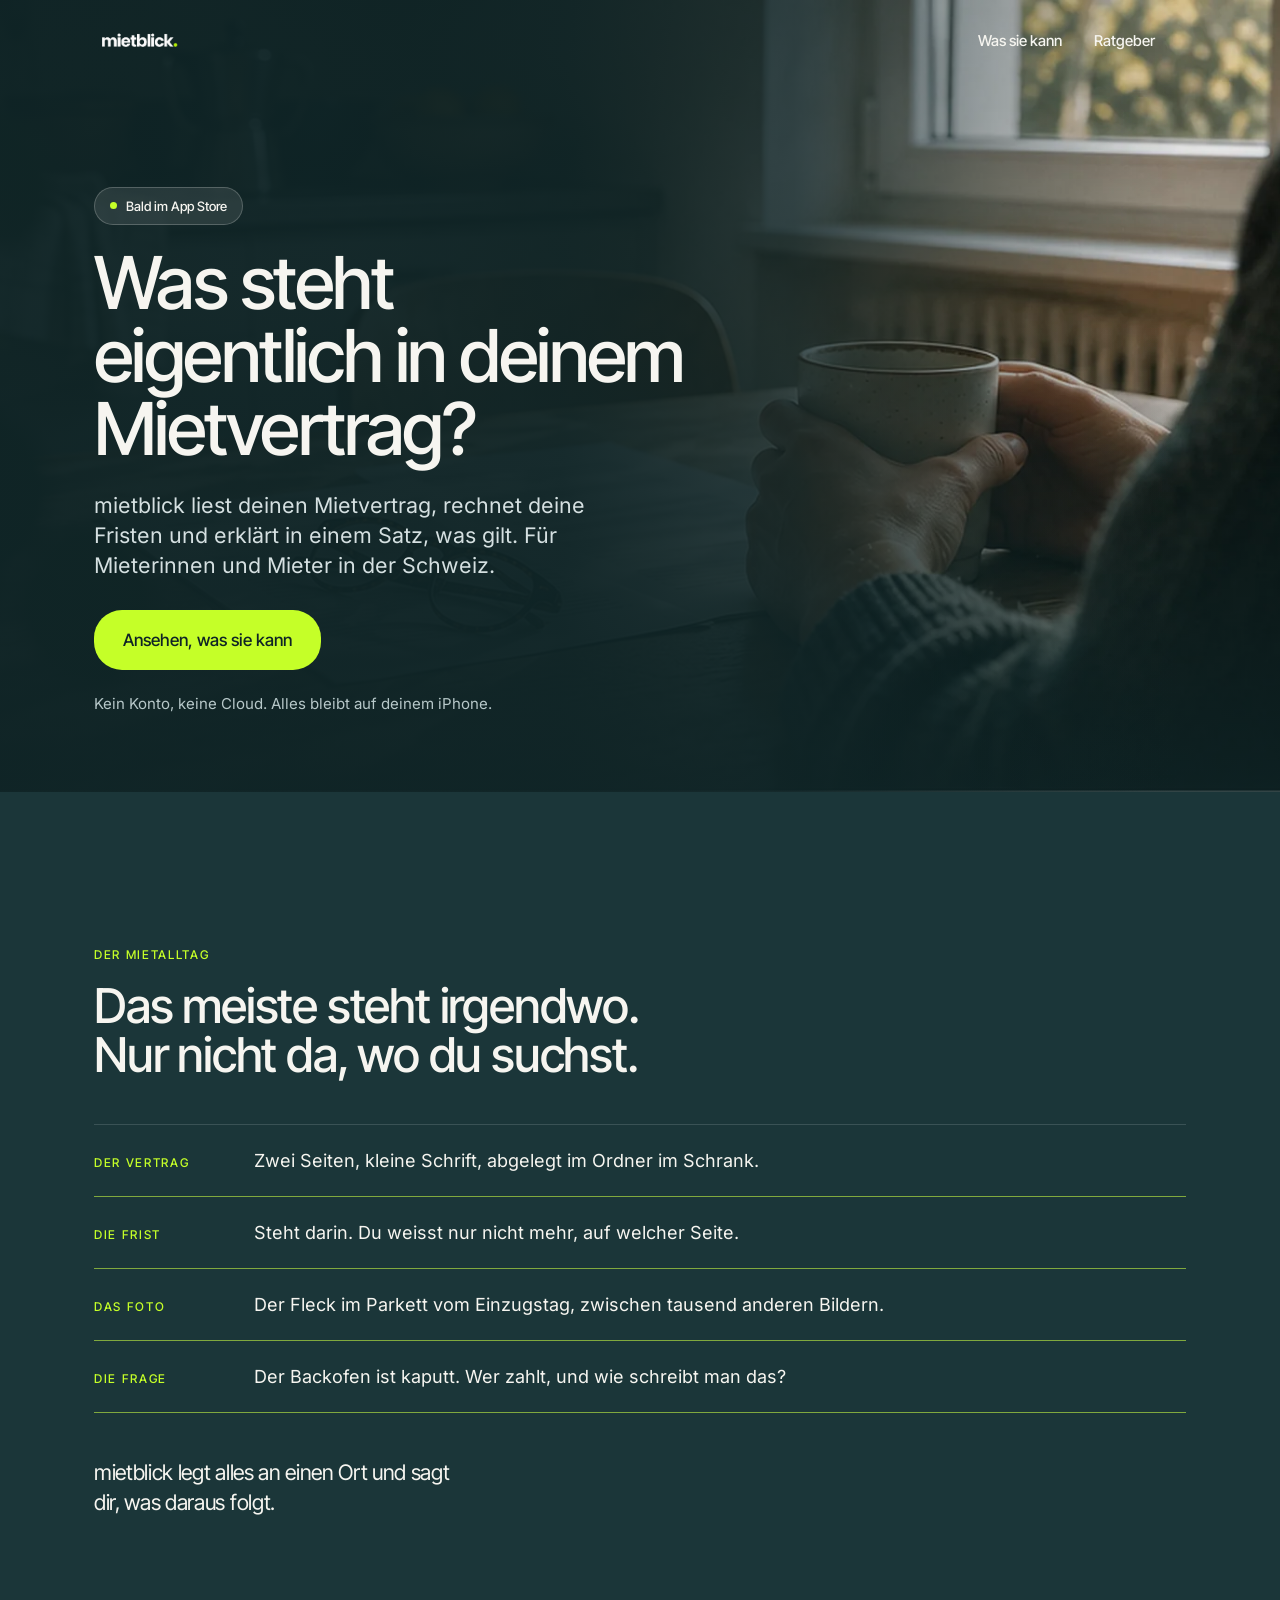
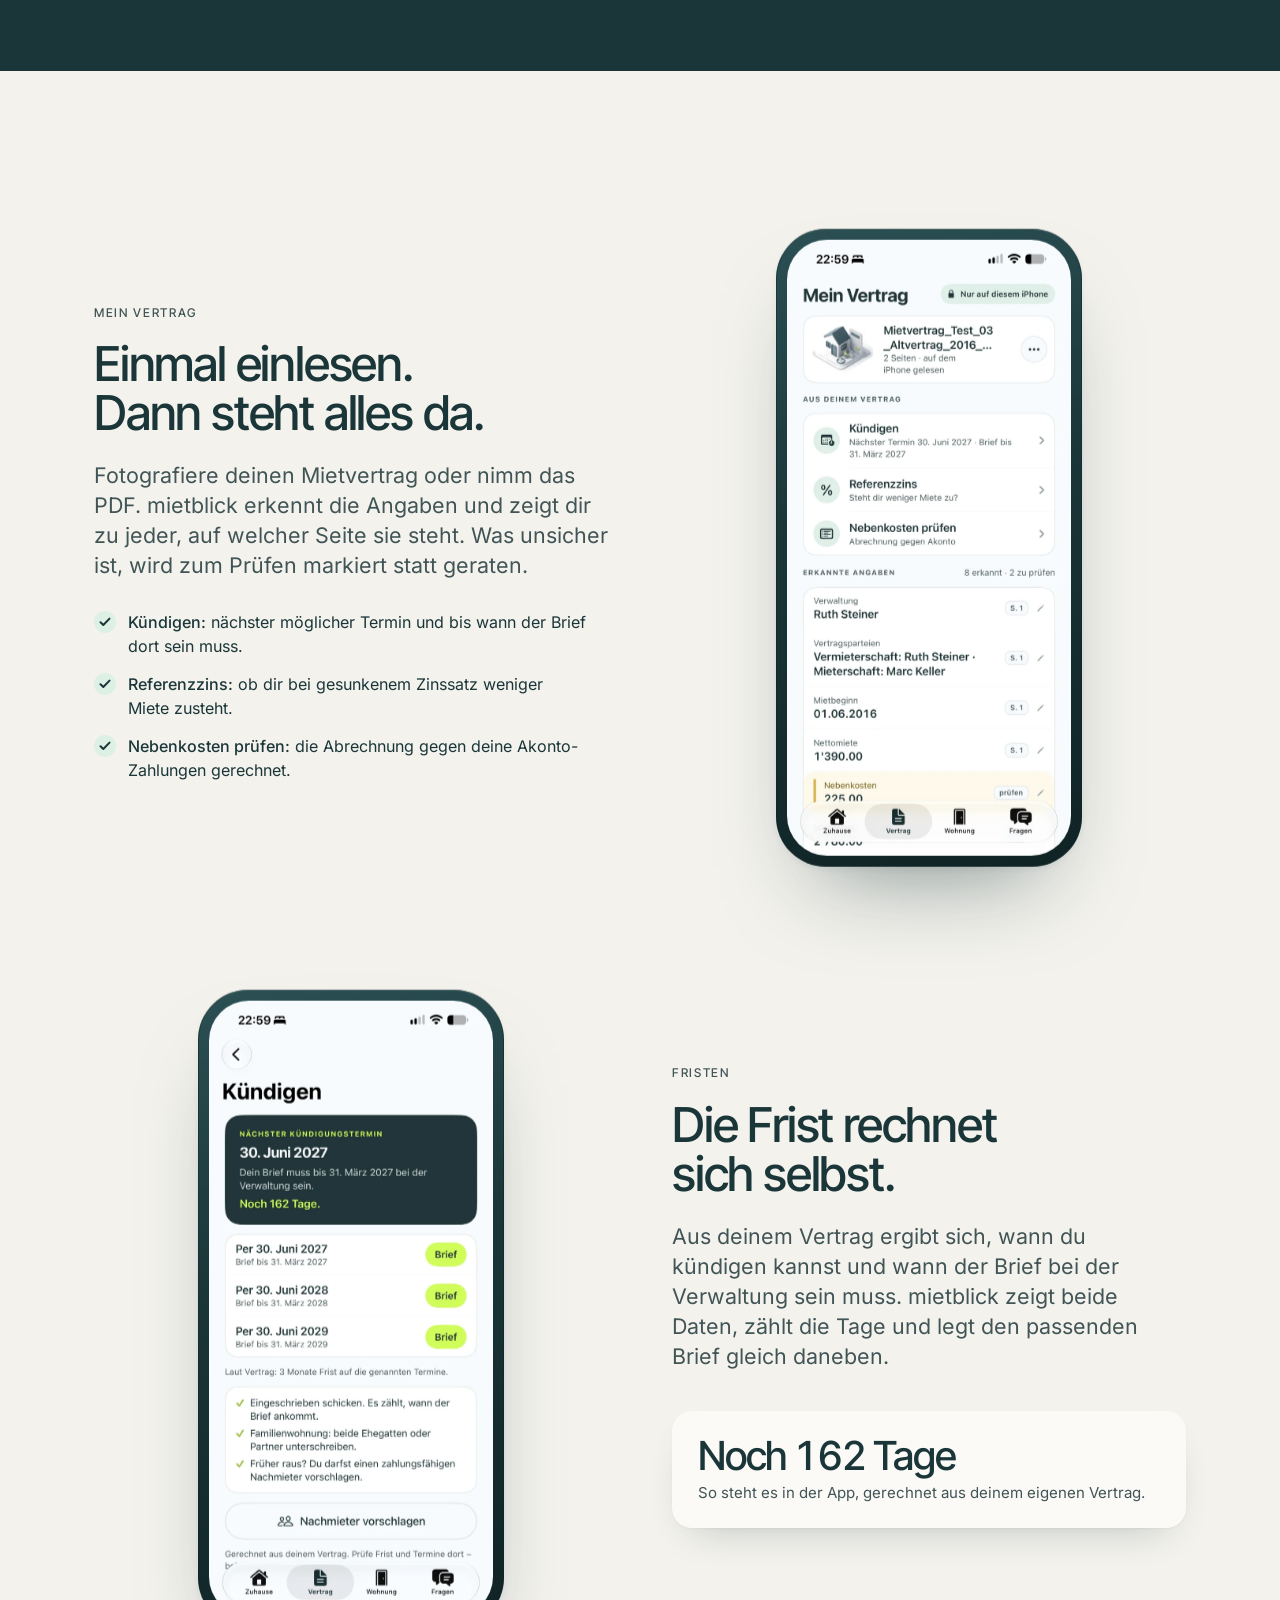
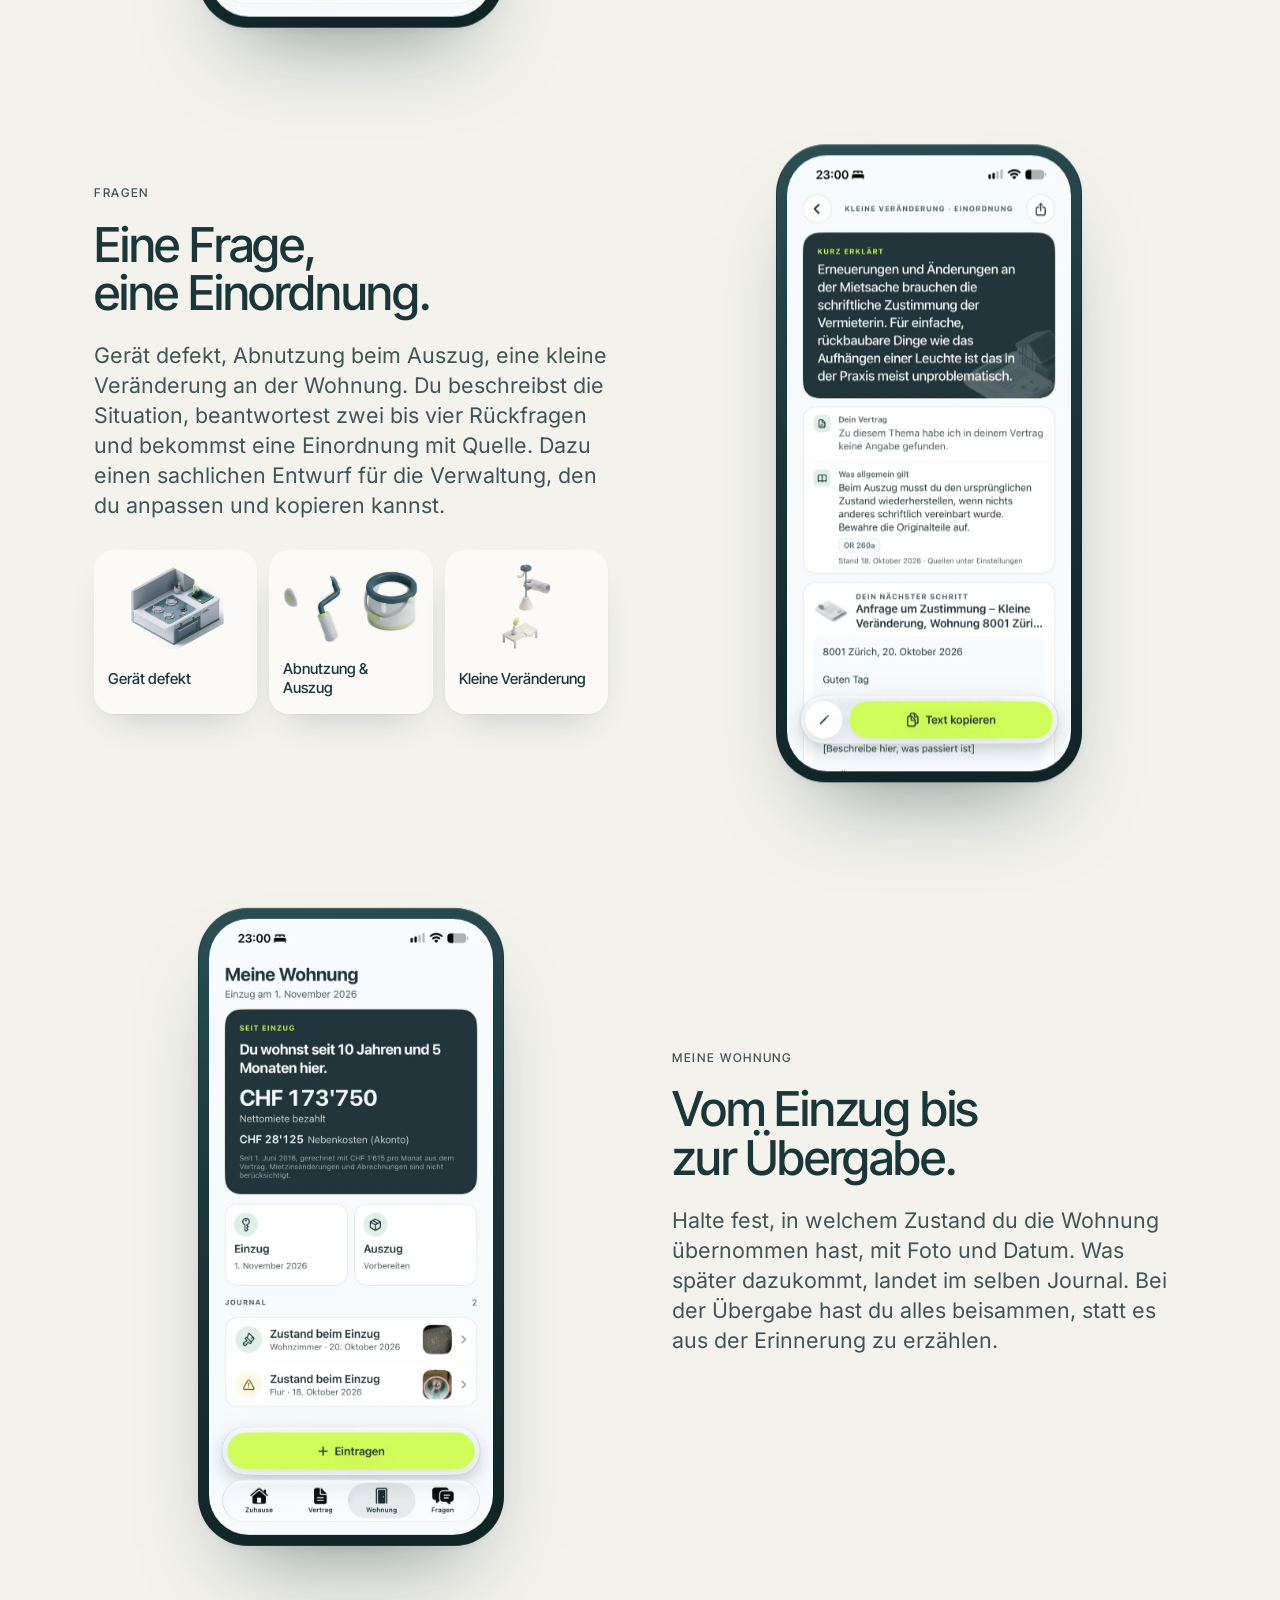
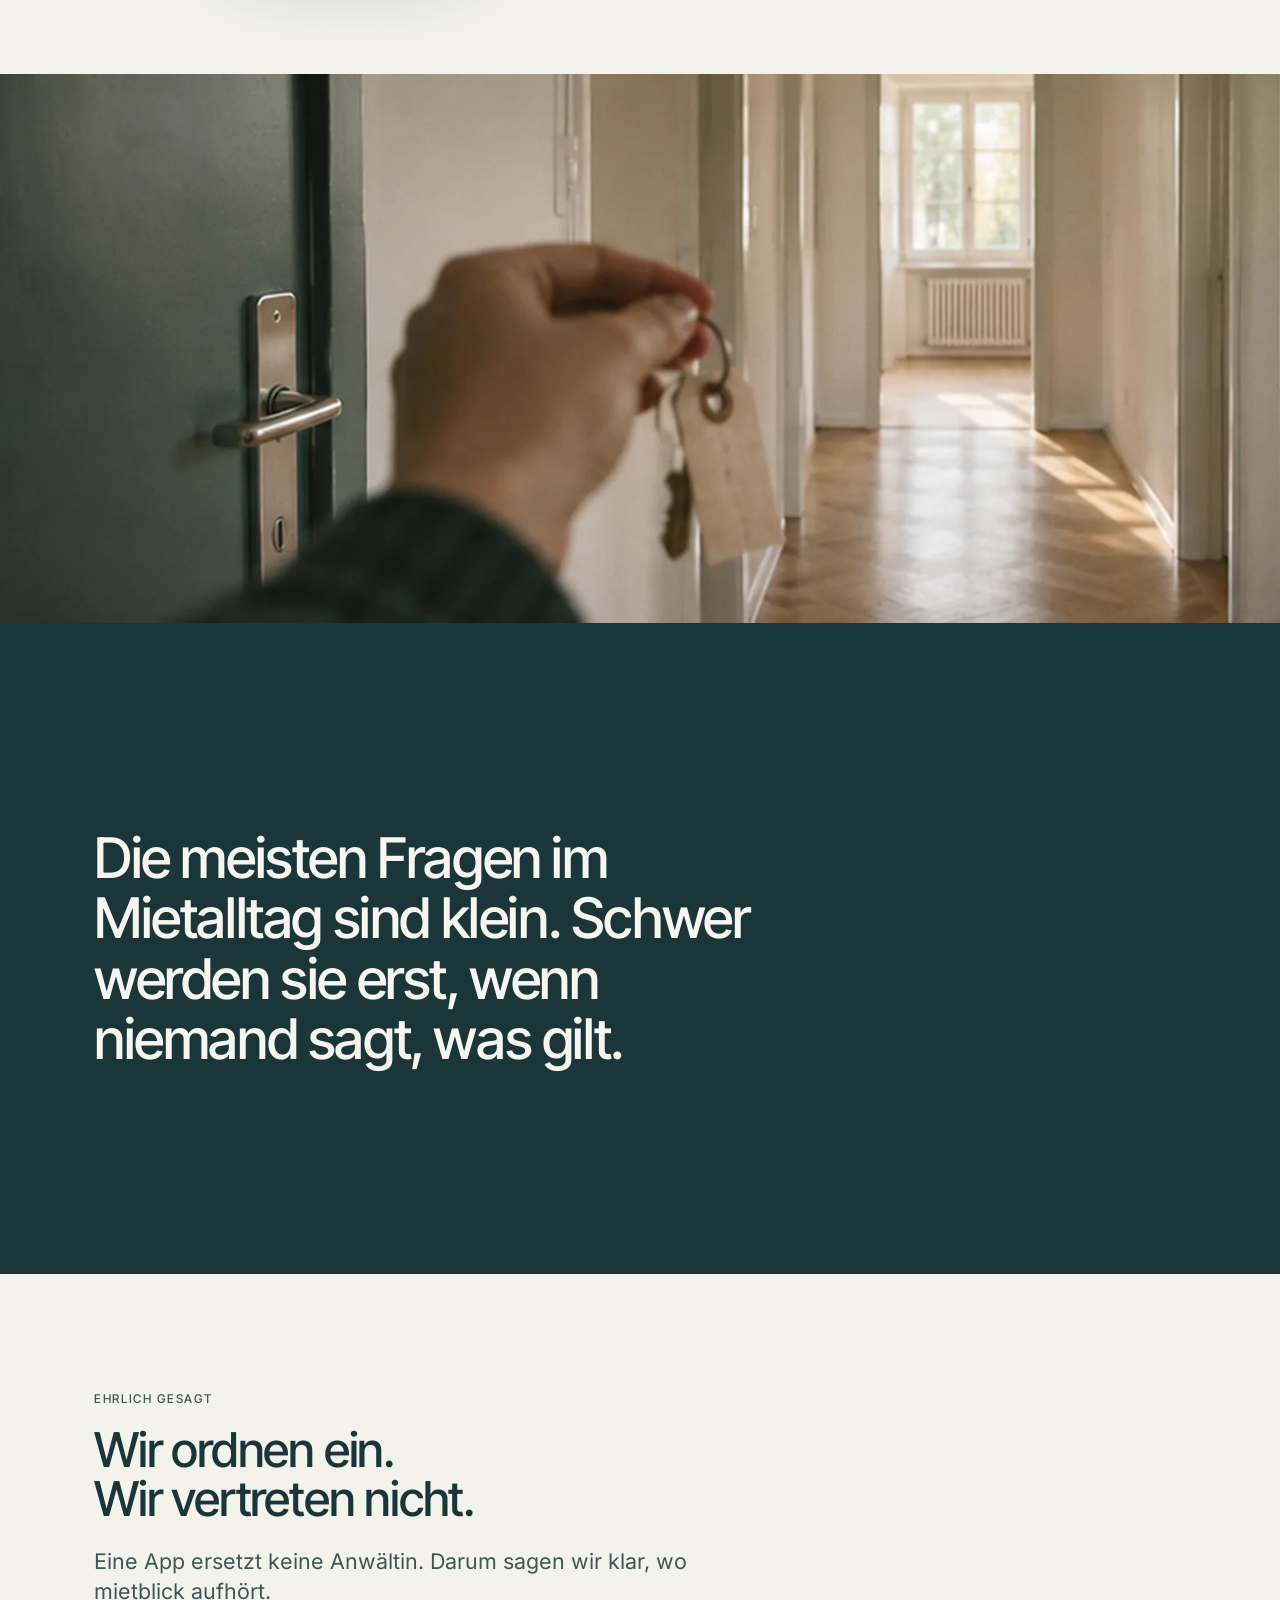
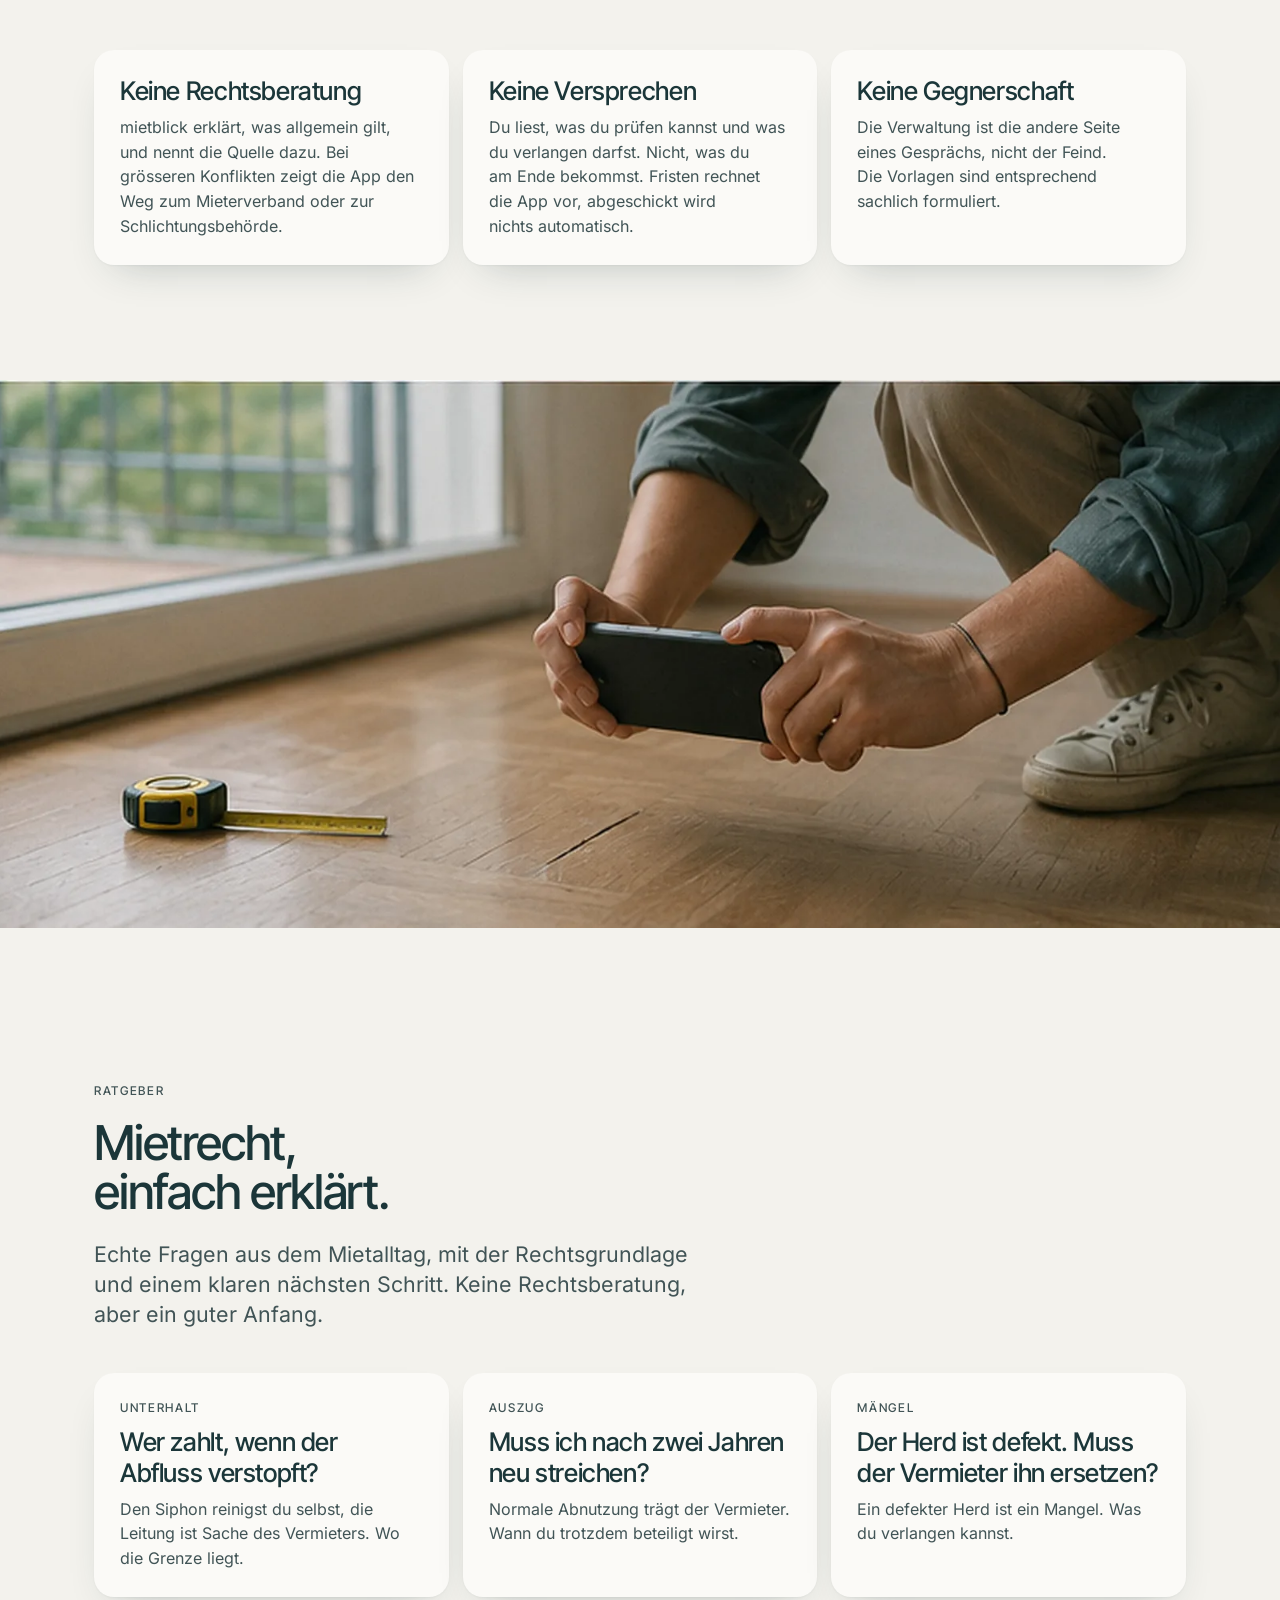
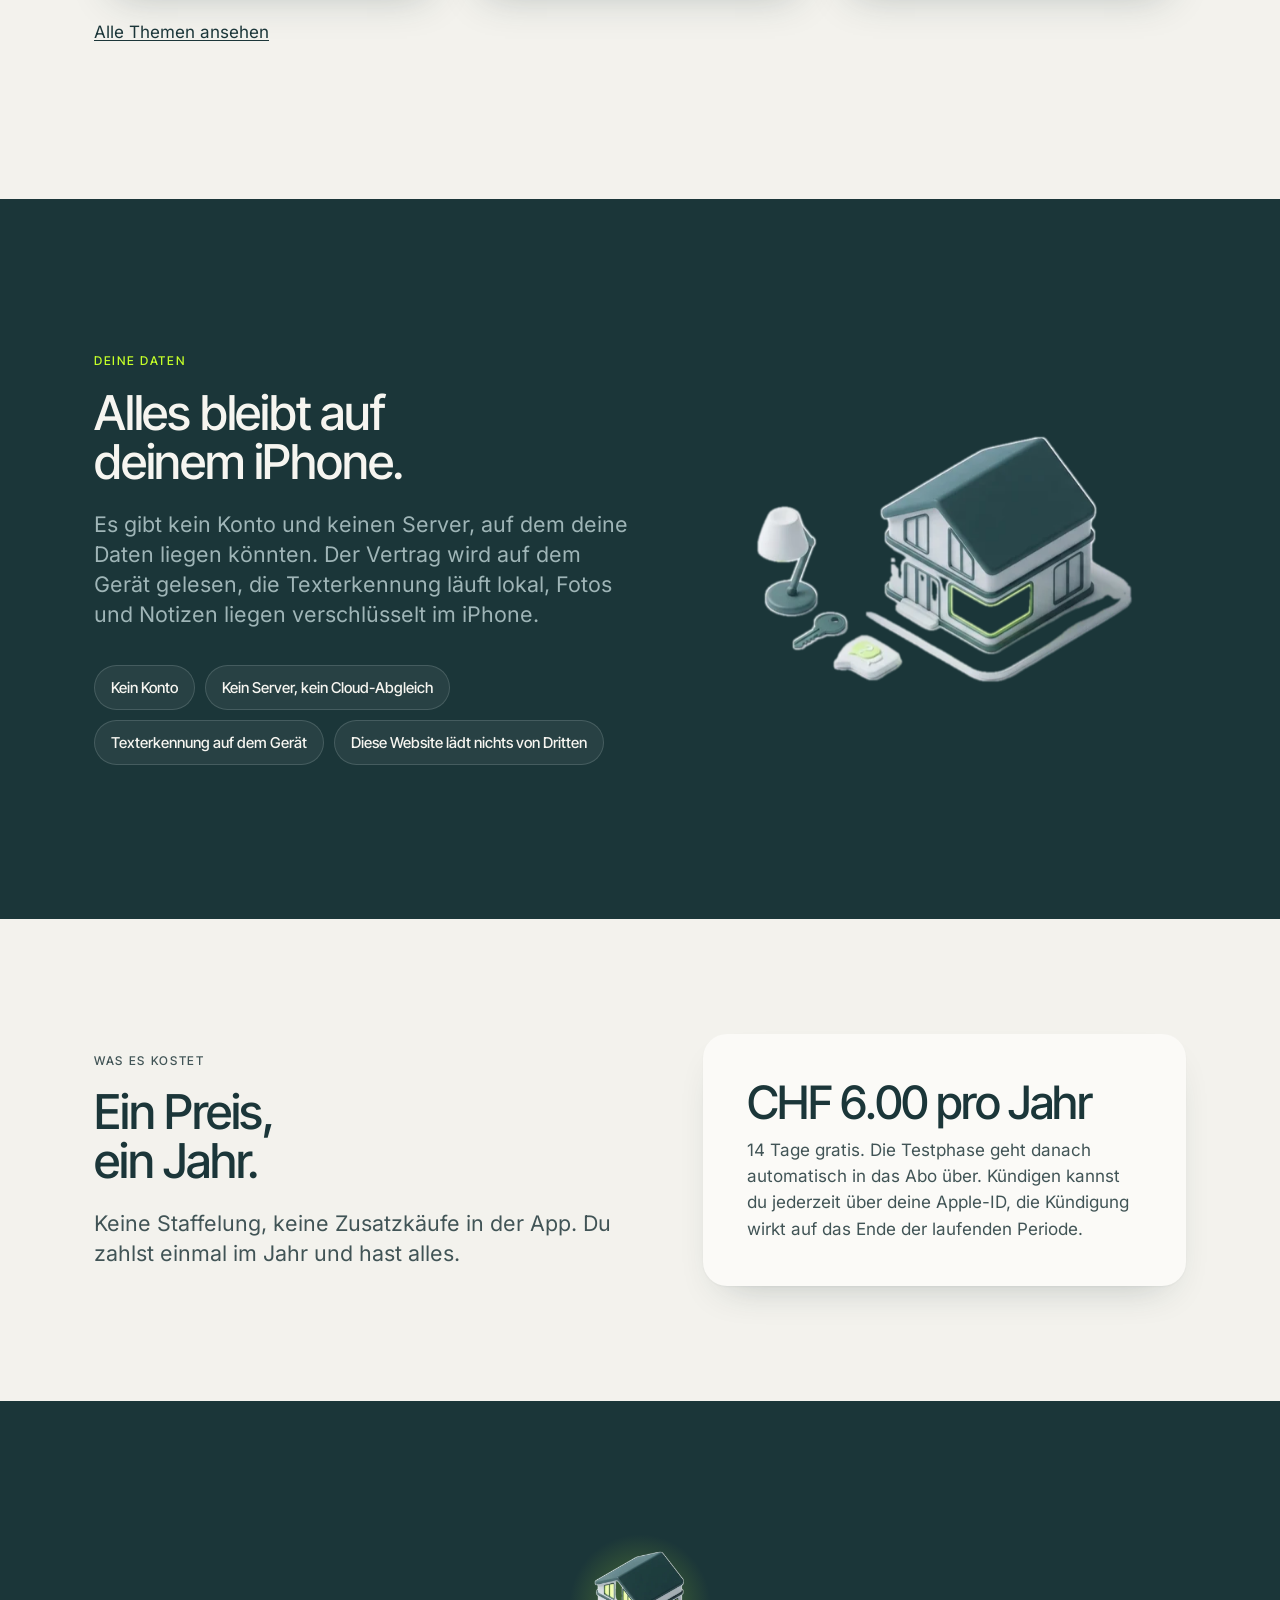
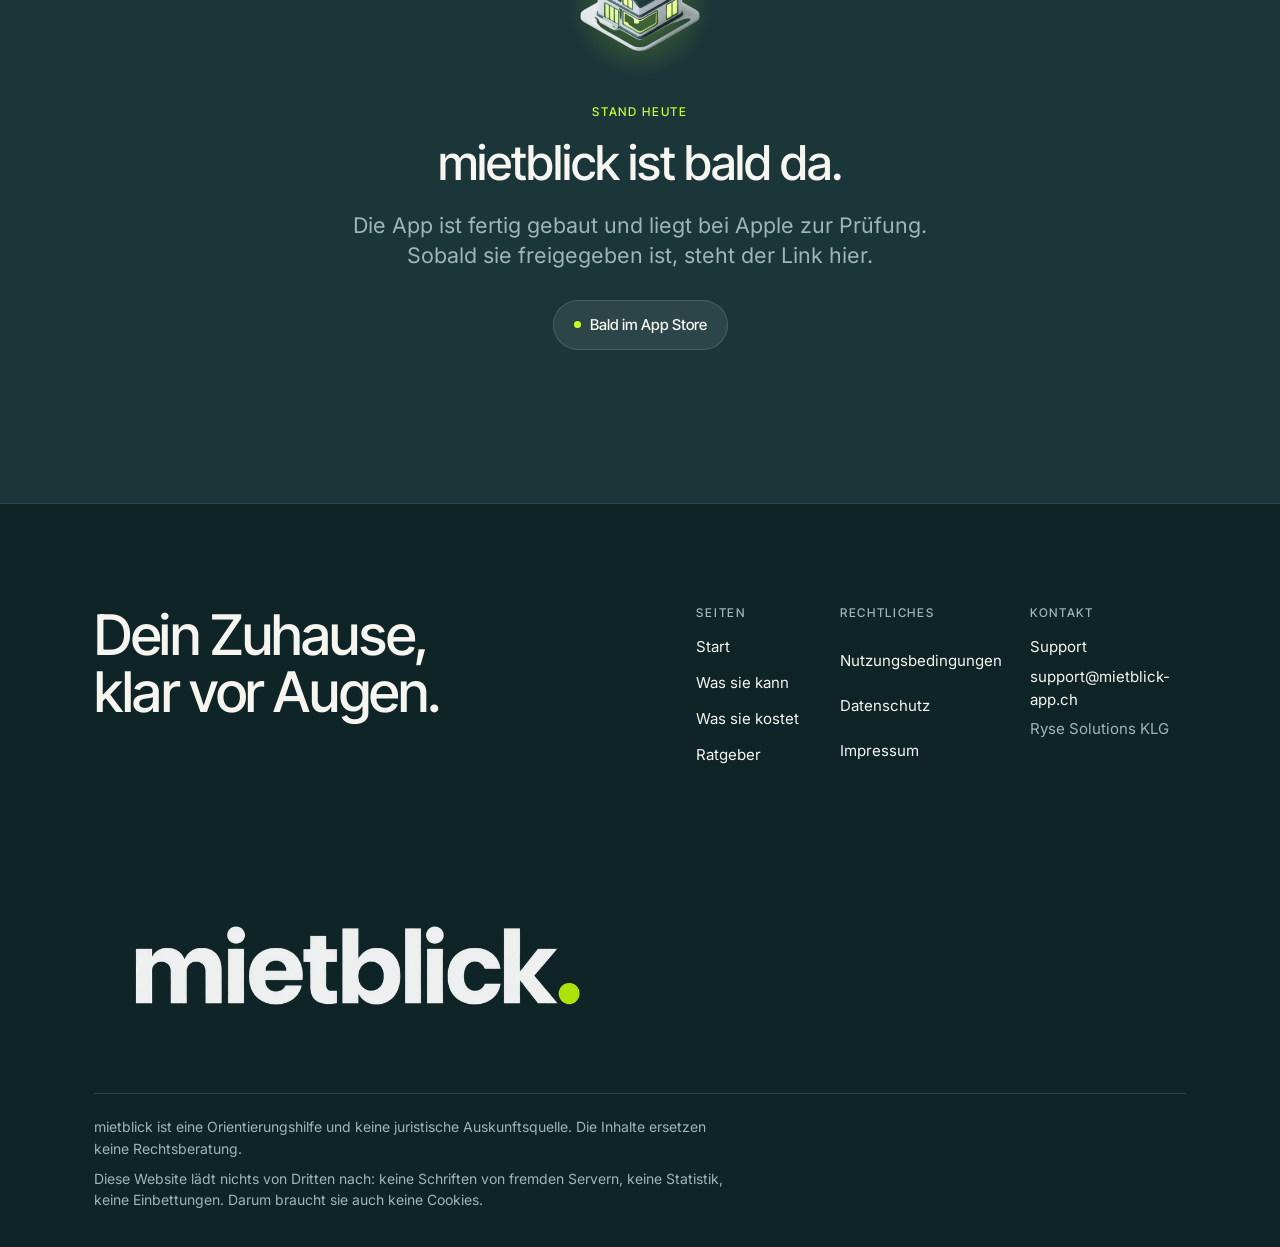
<file: index.html>
<!doctype html>
<html lang="de-CH">
<head>
<meta charset="utf-8">
<meta name="viewport" content="width=device-width,initial-scale=1">
<title>mietblick, deine Wohnung</title>
<meta name="description" content="mietblick liest deinen Mietvertrag, rechnet Fristen und erklärt in einem Satz, was gilt. Für Mieterinnen und Mieter in der Schweiz. Alles bleibt auf dem iPhone.">
<meta name="theme-color" content="#F7FBFF" media="(prefers-color-scheme: light)">
<meta name="theme-color" content="#0F2426" media="(prefers-color-scheme: dark)">
<meta property="og:type" content="website">
<meta property="og:site_name" content="mietblick">
<meta property="og:title" content="mietblick, deine Wohnung">
<meta property="og:description" content="mietblick liest deinen Mietvertrag, rechnet Fristen und erklärt in einem Satz, was gilt. Für Mieterinnen und Mieter in der Schweiz. Alles bleibt auf dem iPhone.">
<meta property="og:locale" content="de_CH">
<meta property="og:url" content="https://mietblick-app.ch/">
<meta property="og:image" content="https://mietblick-app.ch/assets/og.jpg">
<meta property="og:image:type" content="image/jpeg">
<meta property="og:image:width" content="1200">
<meta property="og:image:height" content="630">
<meta property="og:image:alt" content="mietblick, deine Wohnung. Mietrecht verstehen, auf dem iPhone.">
<meta name="twitter:card" content="summary_large_image">
<meta name="twitter:title" content="mietblick, deine Wohnung">
<meta name="twitter:description" content="mietblick liest deinen Mietvertrag, rechnet Fristen und erklärt in einem Satz, was gilt. Alles bleibt auf deinem iPhone.">
<meta name="twitter:image" content="https://mietblick-app.ch/assets/og.jpg">
<link rel="canonical" href="https://mietblick-app.ch/">
<link rel="icon" href="assets/icon.png">
<link rel="apple-touch-icon" href="assets/icon.png">
<link rel="stylesheet" href="assets/app.css">
<link rel="preload" as="font" type="font/woff2" href="assets/fonts/inter-latin.woff2" crossorigin>
<link rel="preload" as="font" type="font/woff2" href="assets/fonts/inter-tight-latin.woff2" crossorigin>
<script>/* Sicherheitsnetz: js schaltet die Animationen ein. Meldet sich das Hauptskript kurz
   nach dem Laden nicht, wird js wieder entfernt, damit kein Inhalt unsichtbar bleibt. */
(function(){var d=document,w=window,h=d.documentElement;h.classList.add('js');
function pruefen(){if(!w.__animBereit){h.classList.remove('js');}}
w.addEventListener('load',function(){setTimeout(pruefen,800);},false);
setTimeout(pruefen,4000);})();</script>
<script type="application/ld+json">{"@context":"https://schema.org","@graph":[{"@type":"Organization","@id":"https://mietblick-app.ch/#organisation","name":"Ryse Solutions KLG","url":"https://mietblick-app.ch/","email":"support@mietblick-app.ch","address":{"@type":"PostalAddress","streetAddress":"Talackerstrasse 15","postalCode":"5037","addressLocality":"Muhen","addressCountry":"CH"},"identifier":{"@type":"PropertyValue","propertyID":"UID","value":"CHE-268.832.753"}},{"@type":"WebSite","@id":"https://mietblick-app.ch/#website","url":"https://mietblick-app.ch/","name":"mietblick","description":"Mietrecht verstehen, Fristen rechnen, Wohnung dokumentieren. Für Mieterinnen und Mieter in der Schweiz.","inLanguage":"de-CH","publisher":{"@id":"https://mietblick-app.ch/#organisation"}},{"@type":"WebPage","@id":"https://mietblick-app.ch/#seite","url":"https://mietblick-app.ch/","name":"mietblick, deine Wohnung","description":"mietblick liest deinen Mietvertrag, rechnet Fristen und erklärt in einem Satz, was gilt. Für Mieterinnen und Mieter in der Schweiz. Alles bleibt auf dem iPhone.","inLanguage":"de-CH","isPartOf":{"@id":"https://mietblick-app.ch/#website"}},{"@type":"SoftwareApplication","@id":"https://mietblick-app.ch/#app","name":"mietblick","applicationCategory":"UtilitiesApplication","operatingSystem":"iOS","description":"mietblick liest deinen Mietvertrag, rechnet Fristen und erklärt in einem Satz, was gilt. Für Mieterinnen und Mieter in der Schweiz. Alles bleibt auf dem iPhone.","inLanguage":"de-CH","publisher":{"@id":"https://mietblick-app.ch/#organisation"},"offers":{"@type":"Offer","name":"Jahresabo","price":"6.00","priceCurrency":"CHF"}}]}</script>
<link rel="preload" as="image" href="assets/foto/vertrag-720.webp" imagesrcset="assets/foto/vertrag-720.webp 720w, assets/foto/vertrag-1200.webp 1200w, assets/foto/vertrag-1600.webp 1600w" imagesizes="100vw" fetchpriority="high">
</head>
<body>
<a class="skip" href="#inhalt">Zum Inhalt</a>
<div class="progress" aria-hidden="true"></div>
<header class="top ueber-foto"><div class="top-in">
<a class="brand" href="index.html" aria-label="mietblick, zur Startseite">
<img class="on-light" src="assets/wortmarke-petrol.png" alt="mietblick" width="900" height="240">
<img class="on-dark" src="assets/wortmarke-weiss.png" alt="" aria-hidden="true" width="900" height="240">
</a>
<nav class="top-nav" aria-label="Hauptnavigation">
<a href="index.html#funktionen">Was sie kann</a>
<a href="ratgeber/">Ratgeber</a>
</nav>
<div class="top-right">
<a class="btn btn-primary btn-sm" href="index.html#preis">Was sie kostet</a>
<button class="burger" type="button" aria-expanded="false" aria-controls="menu" aria-label="Menü öffnen"><span></span></button>
</div>
<div class="menu" id="menu" hidden>
<a href="index.html#funktionen">Was sie kann</a>
<a href="ratgeber/">Ratgeber</a>
<a href="index.html#preis">Was sie kostet</a>
<a class="sub" href="support.html">Support</a>
<a class="sub" href="nutzungsbedingungen.html">Nutzungsbedingungen</a>
<a class="sub" href="datenschutz.html">Datenschutz</a>
<a class="sub" href="impressum.html">Impressum</a>
</div>
</div></header>
<script>(function(){var b=document.querySelector('.burger'),m=document.getElementById('menu');if(!b||!m)return;
function setz(offen){b.setAttribute('aria-expanded',offen?'true':'false');b.setAttribute('aria-label',offen?'Menü schliessen':'Menü öffnen');if(offen){m.removeAttribute('hidden');}else{m.setAttribute('hidden','');}}
b.addEventListener('click',function(){setz(b.getAttribute('aria-expanded')!=='true');});
document.addEventListener('keydown',function(e){if(e.key==='Escape'&&b.getAttribute('aria-expanded')==='true'){setz(false);b.focus();}});
m.addEventListener('click',function(e){if(e.target.tagName==='A')setz(false);});})();</script>
<main id="inhalt">

<section class="hero hero-full" id="start">
<img class="hero-bg" src="assets/foto/vertrag-720.webp" srcset="assets/foto/vertrag-720.webp 720w, assets/foto/vertrag-1200.webp 1200w, assets/foto/vertrag-1600.webp 1600w" sizes="100vw" width="1600" height="850" alt="Ein Mietvertrag liegt im Morgenlicht auf einem Küchentisch, daneben eine Brille und eine Hand mit einer Tasse Kaffee" fetchpriority="high">
<div class="shell hero-inner">
<div class="reveal">
<p class="status">Bald im App Store</p>
<h1>Was steht eigentlich in deinem Mietvertrag?</h1>
<p class="lead">mietblick liest deinen Mietvertrag, rechnet deine Fristen und erklärt in einem Satz, was gilt. Für Mieterinnen und Mieter in der Schweiz.</p>
<div class="btns"><a class="btn btn-primary" href="#funktionen">Ansehen, was sie kann</a></div>
<p class="note">Kein Konto, keine Cloud. Alles bleibt auf deinem iPhone.</p>
</div>
</div>
</section>

<section class="sec band">
<div class="shell">
<div class="reveal">
<span class="eyebrow">Der Mietalltag</span>
<h2>Das meiste steht irgendwo.<br>Nur nicht da, wo du suchst.</h2>
</div>
<div class="beats">
<div class="beat"><span class="k">Der Vertrag</span><p class="v">Zwei Seiten, kleine Schrift, abgelegt im Ordner im Schrank.</p></div>
<div class="beat"><span class="k">Die Frist</span><p class="v">Steht darin. Du weisst nur nicht mehr, auf welcher Seite.</p></div>
<div class="beat"><span class="k">Das Foto</span><p class="v">Der Fleck im Parkett vom Einzugstag, zwischen tausend anderen Bildern.</p></div>
<div class="beat"><span class="k">Die Frage</span><p class="v">Der Backofen ist kaputt. Wer zahlt, und wie schreibt man das?</p></div>
</div>
<p class="turn reveal" data-d="2">mietblick legt alles an einen Ort und sagt dir, was daraus folgt.</p>
</div>
</section>

<section class="sec" id="funktionen">
<div class="shell">
<div class="feature"><div class="reveal"><span class="eyebrow">Mein Vertrag</span><h2>Einmal einlesen.<br>Dann steht alles da.</h2><p class="lead">Fotografiere deinen Mietvertrag oder nimm das PDF. mietblick erkennt die Angaben und zeigt dir zu jeder, auf welcher Seite sie steht. Was unsicher ist, wird zum Prüfen markiert statt geraten.</p><ul class="points"><li><span class="tick" aria-hidden="true"><svg viewBox="0 0 12 12" fill="none"><path d="M1.5 6.3 4.3 9 10.5 2.6" stroke="currentColor" stroke-width="2" stroke-linecap="round" stroke-linejoin="round"/></svg></span><span><span class="t">Kündigen:</span> nächster möglicher Termin und bis wann der Brief dort sein muss.</span></li><li><span class="tick" aria-hidden="true"><svg viewBox="0 0 12 12" fill="none"><path d="M1.5 6.3 4.3 9 10.5 2.6" stroke="currentColor" stroke-width="2" stroke-linecap="round" stroke-linejoin="round"/></svg></span><span><span class="t">Referenzzins:</span> ob dir bei gesunkenem Zinssatz weniger Miete zusteht.</span></li><li><span class="tick" aria-hidden="true"><svg viewBox="0 0 12 12" fill="none"><path d="M1.5 6.3 4.3 9 10.5 2.6" stroke="currentColor" stroke-width="2" stroke-linecap="round" stroke-linejoin="round"/></svg></span><span><span class="t">Nebenkosten prüfen:</span> die Abrechnung gegen deine Akonto-Zahlungen gerechnet.</span></li></ul></div><div class="feature-art"><div class="device" data-par="1"><img src="assets/app-vertrag.webp" alt="Die aus dem Mietvertrag erkannten Angaben in mietblick" width="306" height="663" loading="lazy"></div></div></div>
<div class="feature flip"><div class="reveal"><span class="eyebrow">Fristen</span><h2>Die Frist rechnet<br>sich selbst.</h2><p class="lead">Aus deinem Vertrag ergibt sich, wann du kündigen kannst und wann der Brief bei der Verwaltung sein muss. mietblick zeigt beide Daten, zählt die Tage und legt den passenden Brief gleich daneben.</p><div class="pull"><span class="n">Noch <span data-count="162">162</span> Tage</span><span class="c">So steht es in der App, gerechnet aus deinem eigenen Vertrag.</span></div></div><div class="feature-art"><div class="device" data-par="1.3"><img src="assets/app-kuendigen.webp" alt="Kündigungstermine und Briefdatum in mietblick" width="306" height="663" loading="lazy"></div></div></div>
<div class="feature"><div class="reveal"><span class="eyebrow">Fragen</span><h2>Eine Frage,<br>eine Einordnung.</h2><p class="lead">Gerät defekt, Abnutzung beim Auszug, eine kleine Veränderung an der Wohnung. Du beschreibst die Situation, beantwortest zwei bis vier Rückfragen und bekommst eine Einordnung mit Quelle. Dazu einen sachlichen Entwurf für die Verwaltung, den du anpassen und kopieren kannst.</p><ul class="tiles reveal" data-d="2"><li class="tile"><img src="assets/geraet-defekt-kueche.webp" alt="" aria-hidden="true" width="360" height="225" loading="lazy"><span>Gerät defekt</span></li><li class="tile"><img src="assets/abnutzung-streichen.webp" alt="" aria-hidden="true" width="360" height="225" loading="lazy"><span>Abnutzung &amp; Auszug</span></li><li class="tile"><img src="assets/kleine-veraenderung-lampe.webp" alt="" aria-hidden="true" width="360" height="225" loading="lazy"><span>Kleine Veränderung</span></li></ul></div><div class="feature-art"><div class="device" data-par="1"><img src="assets/app-einordnung.webp" alt="Eine Einordnung in mietblick mit Quelle und Textentwurf" width="306" height="663" loading="lazy"></div></div></div>
<div class="feature flip"><div class="reveal"><span class="eyebrow">Meine Wohnung</span><h2>Vom Einzug bis<br>zur Übergabe.</h2><p class="lead">Halte fest, in welchem Zustand du die Wohnung übernommen hast, mit Foto und Datum. Was später dazukommt, landet im selben Journal. Bei der Übergabe hast du alles beisammen, statt es aus der Erinnerung zu erzählen.</p></div><div class="feature-art"><div class="device" data-par="1.3"><img src="assets/app-wohnung.webp" alt="Das Wohnungs-Journal in mietblick mit Einträgen seit dem Einzug" width="306" height="663" loading="lazy"></div></div></div>
</div>
</section>

<div class="photo-band"><img src="assets/foto/schluessel-720.webp" srcset="assets/foto/schluessel-720.webp 720w, assets/foto/schluessel-1200.webp 1200w, assets/foto/schluessel-1600.webp 1600w" sizes="100vw" width="1600" height="685" alt="Eine Hand hält einen Wohnungsschlüssel mit Anhänger, dahinter ein leerer Flur mit Parkett und Nachmittagslicht" loading="lazy"></div>

<section class="band breath" aria-label="Zwischenruf">
<div class="shell"><p class="reveal">Die meisten Fragen im Mietalltag sind klein. Schwer werden sie erst, wenn niemand sagt, was gilt.</p></div>
</section>

<section class="sec-tight">
<div class="shell">
<div class="reveal">
<span class="eyebrow">Ehrlich gesagt</span>
<h2>Wir ordnen ein.<br>Wir vertreten nicht.</h2>
<p class="lead">Eine App ersetzt keine Anwältin. Darum sagen wir klar, wo mietblick aufhört.</p>
</div>
<div class="cards reveal" data-d="1">
<div class="card"><h3>Keine Rechtsberatung</h3><p>mietblick erklärt, was allgemein gilt, und nennt die Quelle dazu. Bei grösseren Konflikten zeigt die App den Weg zum Mieterverband oder zur Schlichtungsbehörde.</p></div>
<div class="card"><h3>Keine Versprechen</h3><p>Du liest, was du prüfen kannst und was du verlangen darfst. Nicht, was du am Ende bekommst. Fristen rechnet die App vor, abgeschickt wird nichts automatisch.</p></div>
<div class="card"><h3>Keine Gegnerschaft</h3><p>Die Verwaltung ist die andere Seite eines Gesprächs, nicht der Feind. Die Vorlagen sind entsprechend sachlich formuliert.</p></div>
</div>
</div>
</section>

<div class="photo-band"><img src="assets/foto/parkett-720.webp" srcset="assets/foto/parkett-720.webp 720w, assets/foto/parkett-1200.webp 1200w, assets/foto/parkett-1600.webp 1600w" sizes="100vw" width="1600" height="685" alt="Jemand kniet auf Parkett und fotografiert einen kleinen Kratzer mit dem Telefon, daneben liegt ein Massband" loading="lazy"></div>

<section class="sec" id="ratgeber">
<div class="shell">
<div class="reveal">
<span class="eyebrow">Ratgeber</span>
<h2>Mietrecht,<br>einfach erklärt.</h2>
<p class="lead">Echte Fragen aus dem Mietalltag, mit der Rechtsgrundlage und einem klaren nächsten Schritt. Keine Rechtsberatung, aber ein guter Anfang.</p>
</div>
<div class="cards reveal" data-d="1">
<a class="card" href="ratgeber/abfluss.html" style="text-decoration:none;color:inherit;display:block"><span class="eyebrow" style="margin-bottom:10px">Unterhalt</span><h3>Wer zahlt, wenn der Abfluss verstopft?</h3><p>Den Siphon reinigst du selbst, die Leitung ist Sache des Vermieters. Wo die Grenze liegt.</p></a>
<a class="card" href="ratgeber/streichen.html" style="text-decoration:none;color:inherit;display:block"><span class="eyebrow" style="margin-bottom:10px">Auszug</span><h3>Muss ich nach zwei Jahren neu streichen?</h3><p>Normale Abnutzung trägt der Vermieter. Wann du trotzdem beteiligt wirst.</p></a>
<a class="card" href="ratgeber/herd.html" style="text-decoration:none;color:inherit;display:block"><span class="eyebrow" style="margin-bottom:10px">Mängel</span><h3>Der Herd ist defekt. Muss der Vermieter ihn ersetzen?</h3><p>Ein defekter Herd ist ein Mangel. Was du verlangen kannst.</p></a>
</div>
<p style="margin-top:22px"><a href="ratgeber/">Alle Themen ansehen</a></p>
</div>
</section>

<section class="sec band">
<div class="shell split">
<div>
<div class="reveal">
<span class="eyebrow">Deine Daten</span>
<h2>Alles bleibt auf<br>deinem iPhone.</h2>
<p class="lead">Es gibt kein Konto und keinen Server, auf dem deine Daten liegen könnten. Der Vertrag wird auf dem Gerät gelesen, die Texterkennung läuft lokal, Fotos und Notizen liegen verschlüsselt im iPhone.</p>
</div>
<ul class="chips reveal" data-d="1">
<li>Kein Konto</li>
<li>Kein Server, kein Cloud-Abgleich</li>
<li>Texterkennung auf dem Gerät</li>
<li>Diese Website lädt nichts von Dritten</li>
</ul>
</div>
<div class="split-art reveal" data-d="2"><img src="assets/einzug-zuhause.webp" alt="" aria-hidden="true" width="460" height="384" loading="lazy" data-par=".8"></div>
</div>
</section>

<section class="sec-tight" id="preis">
<div class="shell split">
<div class="reveal">
<span class="eyebrow">Was es kostet</span>
<h2>Ein Preis,<br>ein Jahr.</h2>
<p class="lead">Keine Staffelung, keine Zusatzkäufe in der App. Du zahlst einmal im Jahr und hast alles.</p>
</div>
<div class="price reveal" data-d="1">
<p class="n">CHF&nbsp;6.00 pro Jahr</p>
<p class="muted">14&nbsp;Tage gratis. Die Testphase geht danach automatisch in das Abo über. Kündigen kannst du jederzeit über deine Apple-ID, die Kündigung wirkt auf das Ende der laufenden Periode.</p>
</div>
</div>
</section>

<section class="sec band">
<div class="shell launch reveal">
<div class="launch-art"><span class="glow" aria-hidden="true"></span><img src="assets/mark.webp" alt="" aria-hidden="true" width="420" height="354" loading="lazy" data-par=".7"></div>
<div>
<span class="eyebrow">Stand heute</span>
<h2>mietblick ist bald da.</h2>
<p class="lead">Die App ist fertig gebaut und liegt bei Apple zur Prüfung. Sobald sie freigegeben ist, steht der Link hier.</p>
<div class="btns" style="justify-content:center"><p class="status" style="font-size:15px;padding:12px 20px">Bald im App Store</p></div>
</div>
</div>
</section>

</main>
<footer id="mehr"><div class="shell">
<div class="foot-top">
<p class="foot-claim">Dein Zuhause,<br>klar vor Augen.</p>
<div class="foot-cols">
<nav aria-label="Seiten"><h2 class="foot-h">Seiten</h2>
<a href="index.html">Start</a>
<a href="index.html#funktionen">Was sie kann</a>
<a href="index.html#preis">Was sie kostet</a>
<a href="ratgeber/">Ratgeber</a>
</nav>
<nav aria-label="Rechtliches"><h2 class="foot-h">Rechtliches</h2>
<a href="nutzungsbedingungen.html">Nutzungsbedingungen</a>
<a href="datenschutz.html">Datenschutz</a>
<a href="impressum.html">Impressum</a>
</nav>
<div><h2 class="foot-h">Kontakt</h2>
<a href="support.html">Support</a>
<a href="mailto:support@mietblick-app.ch">support@mietblick-app.ch</a>
<p>Ryse Solutions KLG</p>
</div>
</div>
</div>
<a class="brand foot-brand" href="index.html" aria-label="mietblick, zur Startseite"><img src="assets/wortmarke-weiss.png" alt="mietblick" width="900" height="240"></a>
<div class="foot-legal">
<p>mietblick ist eine Orientierungshilfe und keine juristische Auskunftsquelle. Die Inhalte ersetzen keine Rechtsberatung.</p>
<p>Diese Website lädt nichts von Dritten nach: keine Schriften von fremden Servern, keine Statistik, keine Einbettungen. Darum braucht sie auch keine Cookies.</p>
</div>
</div></footer>
<script>
(function(){
  var doc=document.documentElement;
  var reduce=matchMedia('(prefers-reduced-motion: reduce)');
  var top=document.querySelector('.top');
  var bar=document.querySelector('.progress');
  var pars=[].slice.call(document.querySelectorAll('[data-par]'));
  var ticking=false;

  function frame(){
    ticking=false;
    var y=window.scrollY||0;
    if(top) top.classList.toggle('stuck', y>4);
    if(bar){
      var max=doc.scrollHeight-window.innerHeight;
      bar.style.width=(max>0?Math.min(1,Math.max(0,y/max))*100:0)+'%';
    }
    if(!reduce.matches){
      var vh=window.innerHeight;
      for(var i=0;i<pars.length;i++){
        var el=pars[i], r=el.getBoundingClientRect();
        if(r.bottom<-150||r.top>vh+150) continue;
        var mid=(r.top+r.height/2-vh/2)/vh;
        var k=parseFloat(el.getAttribute('data-par'))||1;
        el.style.transform='translate3d(0,'+(mid*-k*30).toFixed(2)+'px,0)';
      }
    }
  }
  function onScroll(){ if(!ticking){ ticking=true; requestAnimationFrame(frame); } }
  frame();
  addEventListener('scroll',onScroll,{passive:true});
  addEventListener('resize',onScroll,{passive:true});

  // Die Zahl zaehlt hoch, sobald die Karte sichtbar wird
  function countUp(el){
    var to=parseInt(el.getAttribute('data-count'),10);
    if(!to||reduce.matches){ return; }
    var t0=null, dur=1000;
    function step(t){
      if(t0===null) t0=t;
      var p=Math.min(1,(t-t0)/dur);
      el.textContent=String(Math.round(to*(1-Math.pow(1-p,3))));
      if(p<1) requestAnimationFrame(step);
    }
    requestAnimationFrame(step);
  }

  var items=document.querySelectorAll('.reveal,.feature-art,.beats,[data-count]');
  if(!items.length){ window.__animBereit=1; return; }
  if(!('IntersectionObserver' in window)){
    for(var j=0;j<items.length;j++){
      items[j].classList.add('in');
      if(items[j].hasAttribute('data-count')) countUp(items[j]);
    }
    window.__animBereit=1;
    return;
  }
  var io=new IntersectionObserver(function(entries){
    entries.forEach(function(e){
      if(!e.isIntersecting) return;
      var el=e.target;
      var d=parseInt(el.getAttribute('data-d')||'0',10);
      if(d) el.style.transitionDelay=(d*60)+'ms';
      el.classList.add('in');
      if(el.hasAttribute('data-count')) countUp(el);
      io.unobserve(el);
    });
  },{rootMargin:'0px 0px -12% 0px',threshold:0});
  for(var k=0;k<items.length;k++) io.observe(items[k]);
  window.__animBereit=1;  // Signal an das Sicherheitsnetz im Kopf
})();
</script>
</body>
</html>
</file>
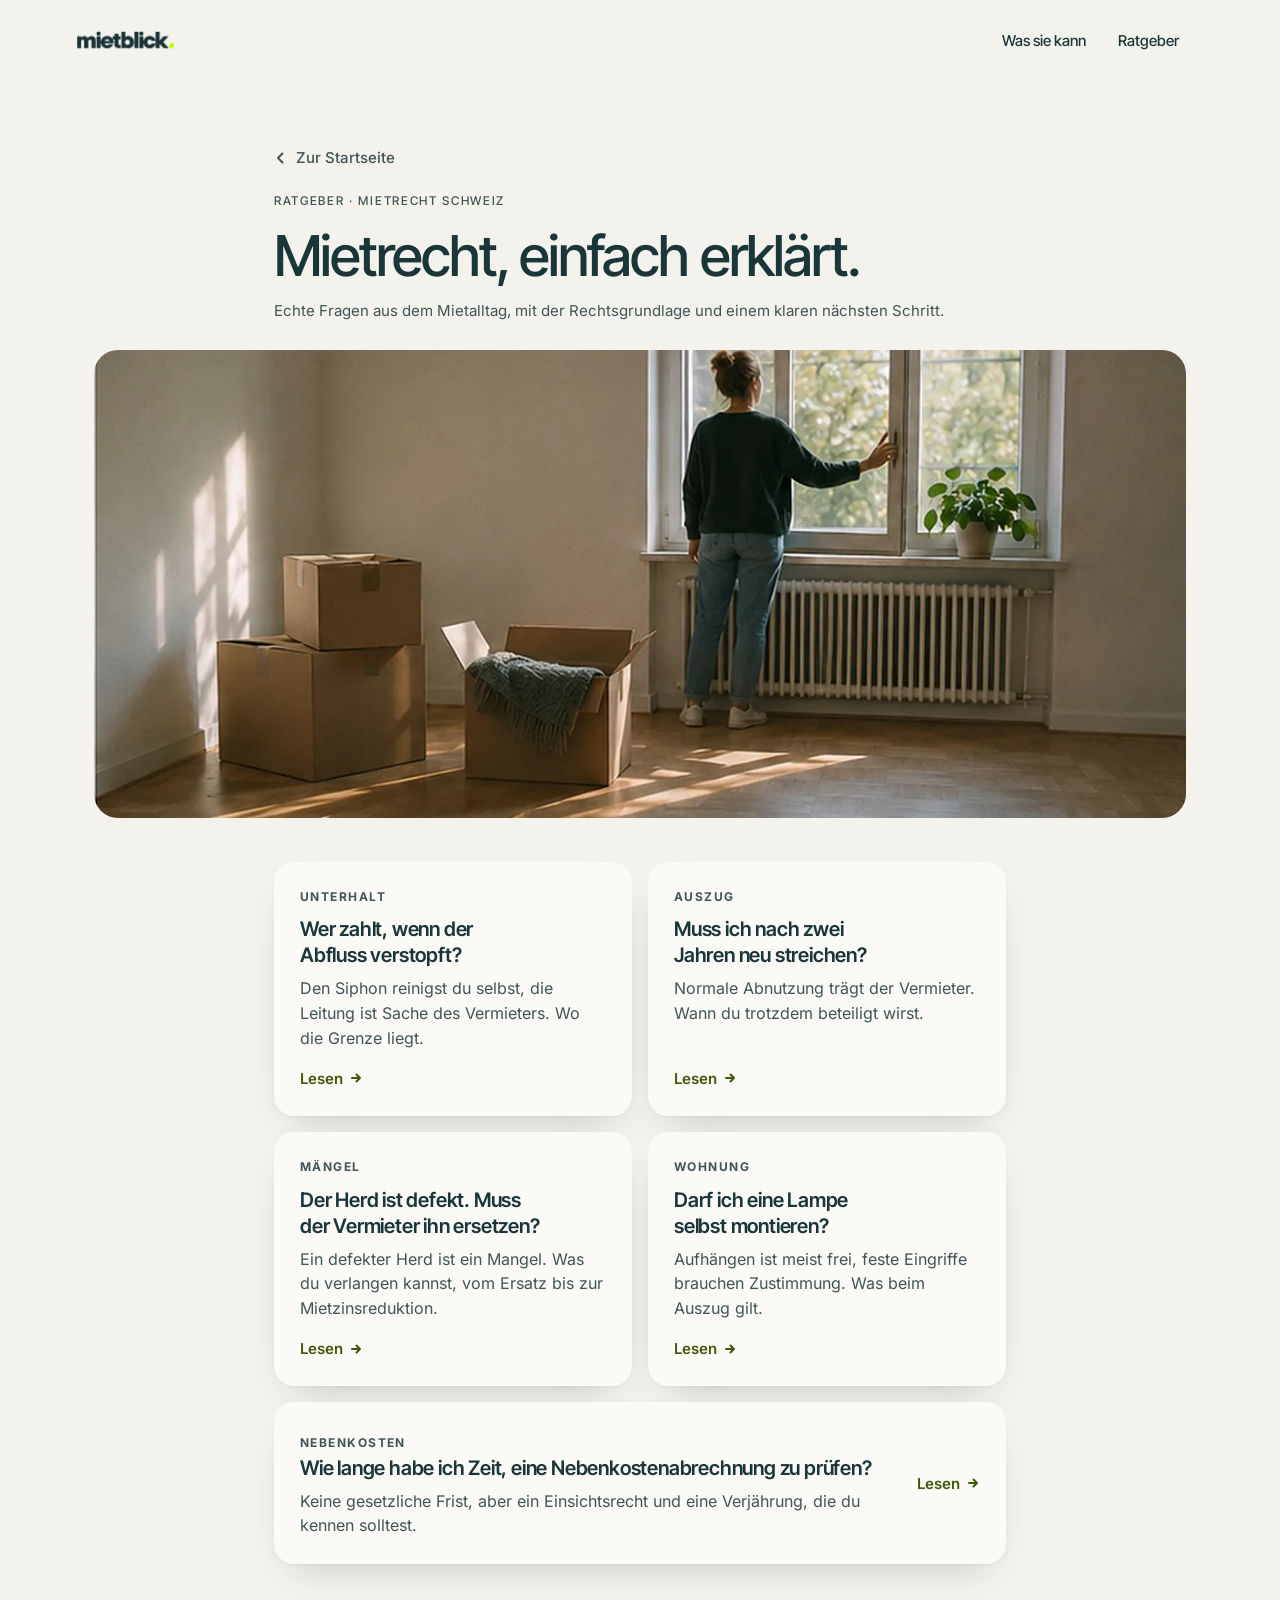
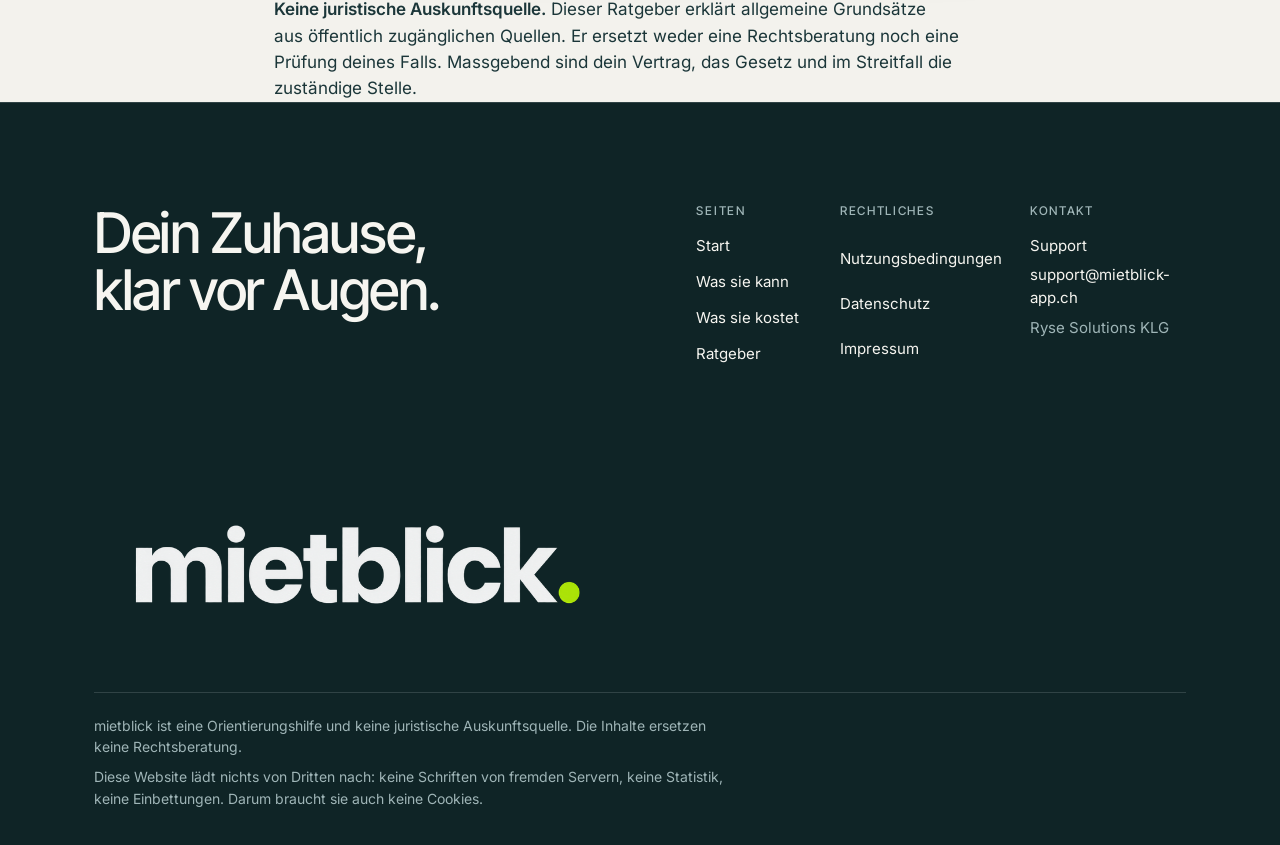
<file: ratgeber/index.html>
<!doctype html>
<html lang="de-CH">
<head>
<meta charset="utf-8">
<meta name="viewport" content="width=device-width,initial-scale=1">
<title>Ratgeber, Mietrecht einfach erklärt | mietblick</title>
<meta name="description" content="Echte Fragen aus dem Schweizer Mietalltag, mit Rechtsgrundlage und einem klaren nächsten Schritt. Keine Rechtsberatung.">
<meta name="theme-color" content="#F7FBFF" media="(prefers-color-scheme: light)">
<meta name="theme-color" content="#0F2426" media="(prefers-color-scheme: dark)">
<meta property="og:type" content="website">
<meta property="og:site_name" content="mietblick">
<meta property="og:title" content="Ratgeber, Mietrecht einfach erklärt">
<meta property="og:description" content="Echte Fragen aus dem Schweizer Mietalltag, mit Rechtsgrundlage und einem klaren nächsten Schritt.">
<meta property="og:locale" content="de_CH">
<meta property="og:url" content="https://mietblick-app.ch/ratgeber/">
<meta property="og:image" content="https://mietblick-app.ch/assets/og.jpg">
<meta name="twitter:card" content="summary_large_image">
<link rel="canonical" href="https://mietblick-app.ch/ratgeber/">
<link rel="icon" href="../assets/icon.png">
<link rel="apple-touch-icon" href="../assets/icon.png">
<link rel="stylesheet" href="../assets/app.css">
<link rel="preload" as="font" type="font/woff2" href="../assets/fonts/inter-latin.woff2" crossorigin>
<link rel="preload" as="font" type="font/woff2" href="../assets/fonts/inter-tight-latin.woff2" crossorigin>
<style>.rg-grid{display:grid;gap:16px;grid-template-columns:1fr;margin-top:10px}
@media(min-width:720px){.rg-grid{grid-template-columns:1fr 1fr}}
.rg-card{display:flex;flex-direction:column;text-decoration:none;color:inherit}
.rg-card .cat{font-size:12px;font-weight:700;letter-spacing:.12em;text-transform:uppercase;color:var(--ink-muted);margin:0 0 10px}
.rg-card h2{font-size:20px;line-height:1.3;letter-spacing:-.01em;font-weight:600;margin:0 0 8px}
.rg-card p{color:var(--ink-muted);font-size:16px;margin:0 0 16px}
.rg-card .more{margin-top:auto;font-weight:600;font-size:15px;color:var(--accent-text);display:inline-flex;align-items:center;gap:6px}
.rg-card:hover .more{gap:10px}
.rg-card .more svg{transition:transform .4s var(--ease)}
.rg-wide{grid-column:1/-1}
@media(min-width:720px){.rg-wide{flex-direction:row;align-items:center;gap:28px}.rg-wide .rg-txt{flex:1}.rg-wide .rg-txt p{margin-bottom:0}.rg-wide .more{margin-top:0;white-space:nowrap}}</style>
<script>/* Sicherheitsnetz: js schaltet die Animationen ein. Meldet sich das Hauptskript kurz
   nach dem Laden nicht, wird js wieder entfernt, damit kein Inhalt unsichtbar bleibt. */
(function(){var d=document,w=window,h=d.documentElement;h.classList.add('js');
function pruefen(){if(!w.__animBereit){h.classList.remove('js');}}
w.addEventListener('load',function(){setTimeout(pruefen,800);},false);
setTimeout(pruefen,4000);})();</script>
<script type="application/ld+json">{"@context":"https://schema.org","@graph":[{"@type":"Organization","@id":"https://mietblick-app.ch/#organisation","name":"Ryse Solutions KLG","url":"https://mietblick-app.ch/","email":"support@mietblick-app.ch","address":{"@type":"PostalAddress","streetAddress":"Talackerstrasse 15","postalCode":"5037","addressLocality":"Muhen","addressCountry":"CH"},"identifier":{"@type":"PropertyValue","propertyID":"UID","value":"CHE-268.832.753"}},{"@type":"WebSite","@id":"https://mietblick-app.ch/#website","url":"https://mietblick-app.ch/","name":"mietblick","description":"Mietrecht verstehen, Fristen rechnen, Wohnung dokumentieren. Für Mieterinnen und Mieter in der Schweiz.","inLanguage":"de-CH","publisher":{"@id":"https://mietblick-app.ch/#organisation"}},{"@type":"CollectionPage","@id":"https://mietblick-app.ch/ratgeber/#seite","url":"https://mietblick-app.ch/ratgeber/","name":"Mietrecht, einfach erklärt.","description":"Echte Fragen aus dem Schweizer Mietalltag, mit Rechtsgrundlage und einem klaren nächsten Schritt. Keine Rechtsberatung.","inLanguage":"de-CH","isPartOf":{"@id":"https://mietblick-app.ch/#website"}},{"@type":"BreadcrumbList","@id":"https://mietblick-app.ch/ratgeber/#krumen","itemListElement":[{"@type":"ListItem","position":1,"name":"Start","item":"https://mietblick-app.ch/"},{"@type":"ListItem","position":2,"name":"Ratgeber","item":"https://mietblick-app.ch/ratgeber/"}]}]}</script>
</head>
<body>
<a class="skip" href="#inhalt">Zum Inhalt</a>
<div class="progress" aria-hidden="true"></div>
<header class="top"><div class="top-in">
<a class="brand" href="../index.html" aria-label="mietblick, zur Startseite">
<img class="on-light" src="../assets/wortmarke-petrol.png" alt="mietblick" width="900" height="240">
<img class="on-dark" src="../assets/wortmarke-weiss.png" alt="" aria-hidden="true" width="900" height="240">
</a>
<nav class="top-nav" aria-label="Hauptnavigation">
<a href="../index.html#funktionen">Was sie kann</a>
<a href="../ratgeber/">Ratgeber</a>
</nav>
<div class="top-right">
<a class="btn btn-primary btn-sm" href="../index.html#preis">Was sie kostet</a>
<button class="burger" type="button" aria-expanded="false" aria-controls="menu" aria-label="Menü öffnen"><span></span></button>
</div>
<div class="menu" id="menu" hidden>
<a href="../index.html#funktionen">Was sie kann</a>
<a href="../ratgeber/">Ratgeber</a>
<a href="../index.html#preis">Was sie kostet</a>
<a class="sub" href="../support.html">Support</a>
<a class="sub" href="../nutzungsbedingungen.html">Nutzungsbedingungen</a>
<a class="sub" href="../datenschutz.html">Datenschutz</a>
<a class="sub" href="../impressum.html">Impressum</a>
</div>
</div></header>
<script>(function(){var b=document.querySelector('.burger'),m=document.getElementById('menu');if(!b||!m)return;
function setz(offen){b.setAttribute('aria-expanded',offen?'true':'false');b.setAttribute('aria-label',offen?'Menü schliessen':'Menü öffnen');if(offen){m.removeAttribute('hidden');}else{m.setAttribute('hidden','');}}
b.addEventListener('click',function(){setz(b.getAttribute('aria-expanded')!=='true');});
document.addEventListener('keydown',function(e){if(e.key==='Escape'&&b.getAttribute('aria-expanded')==='true'){setz(false);b.focus();}});
m.addEventListener('click',function(e){if(e.target.tagName==='A')setz(false);});})();</script>
<main id="inhalt">
<section class="doc-head"><div class="shell narrow"><a class="doc-back" href="../index.html"><svg width="14" height="14" viewBox="0 0 14 14" fill="none" aria-hidden="true"><path d="M8.5 2.5 4 7l4.5 4.5" stroke="currentColor" stroke-width="2" stroke-linecap="round" stroke-linejoin="round"/></svg>Zur Startseite</a><span class="eyebrow">Ratgeber · Mietrecht Schweiz</span><h1>Mietrecht, einfach erklärt.</h1><p class="version">Echte Fragen aus dem Mietalltag, mit der Rechtsgrundlage und einem klaren nächsten Schritt.</p></div></section>
<div class="photo-band photo-band-hub"><img src="../assets/foto/kartons-720.webp" srcset="../assets/foto/kartons-720.webp 720w, ../assets/foto/kartons-1200.webp 1200w, ../assets/foto/kartons-1600.webp 1600w" sizes="(min-width:1200px) 1140px, 100vw" width="1600" height="685" alt="Eine Person steht am Fenster eines leeren Zimmers, davor ein paar Umzugskartons im Nachmittagslicht" loading="lazy"></div>
<div class="shell narrow">
<div class="rg-grid">
<a class="card rg-card" href="abfluss.html"><span class="cat">Unterhalt</span><h2>Wer zahlt, wenn der Abfluss verstopft?</h2><p>Den Siphon reinigst du selbst, die Leitung ist Sache des Vermieters. Wo die Grenze liegt.</p><span class="more">Lesen <svg width="14" height="14" viewBox="0 0 14 14" fill="none" aria-hidden="true"><path d="M3 7h8M7.5 3.5 11 7l-3.5 3.5" stroke="currentColor" stroke-width="2" stroke-linecap="round" stroke-linejoin="round"/></svg></span></a>
<a class="card rg-card" href="streichen.html"><span class="cat">Auszug</span><h2>Muss ich nach zwei Jahren neu streichen?</h2><p>Normale Abnutzung trägt der Vermieter. Wann du trotzdem beteiligt wirst.</p><span class="more">Lesen <svg width="14" height="14" viewBox="0 0 14 14" fill="none" aria-hidden="true"><path d="M3 7h8M7.5 3.5 11 7l-3.5 3.5" stroke="currentColor" stroke-width="2" stroke-linecap="round" stroke-linejoin="round"/></svg></span></a>
<a class="card rg-card" href="herd.html"><span class="cat">Mängel</span><h2>Der Herd ist defekt. Muss der Vermieter ihn ersetzen?</h2><p>Ein defekter Herd ist ein Mangel. Was du verlangen kannst, vom Ersatz bis zur Mietzinsreduktion.</p><span class="more">Lesen <svg width="14" height="14" viewBox="0 0 14 14" fill="none" aria-hidden="true"><path d="M3 7h8M7.5 3.5 11 7l-3.5 3.5" stroke="currentColor" stroke-width="2" stroke-linecap="round" stroke-linejoin="round"/></svg></span></a>
<a class="card rg-card" href="lampe.html"><span class="cat">Wohnung</span><h2>Darf ich eine Lampe selbst montieren?</h2><p>Aufhängen ist meist frei, feste Eingriffe brauchen Zustimmung. Was beim Auszug gilt.</p><span class="more">Lesen <svg width="14" height="14" viewBox="0 0 14 14" fill="none" aria-hidden="true"><path d="M3 7h8M7.5 3.5 11 7l-3.5 3.5" stroke="currentColor" stroke-width="2" stroke-linecap="round" stroke-linejoin="round"/></svg></span></a>
<a class="card rg-card rg-wide" href="nebenkosten.html"><div class="rg-txt"><span class="cat">Nebenkosten</span><h2>Wie lange habe ich Zeit, eine Nebenkostenabrechnung zu prüfen?</h2><p>Keine gesetzliche Frist, aber ein Einsichtsrecht und eine Verjährung, die du kennen solltest.</p></div><span class="more">Lesen <svg width="14" height="14" viewBox="0 0 14 14" fill="none" aria-hidden="true"><path d="M3 7h8M7.5 3.5 11 7l-3.5 3.5" stroke="currentColor" stroke-width="2" stroke-linecap="round" stroke-linejoin="round"/></svg></span></a>
</div>
<p class="hinweis" style="margin-top:32px"><strong>Keine juristische Auskunftsquelle.</strong> Dieser Ratgeber erklärt allgemeine Grundsätze aus öffentlich zugänglichen Quellen. Er ersetzt weder eine Rechtsberatung noch eine Prüfung deines Falls. Massgebend sind dein Vertrag, das Gesetz und im Streitfall die zuständige Stelle.</p>
</div>
</main>
<footer id="mehr"><div class="shell">
<div class="foot-top">
<p class="foot-claim">Dein Zuhause,<br>klar vor Augen.</p>
<div class="foot-cols">
<nav aria-label="Seiten"><h2 class="foot-h">Seiten</h2>
<a href="../index.html">Start</a>
<a href="../index.html#funktionen">Was sie kann</a>
<a href="../index.html#preis">Was sie kostet</a>
<a href="../ratgeber/">Ratgeber</a>
</nav>
<nav aria-label="Rechtliches"><h2 class="foot-h">Rechtliches</h2>
<a href="../nutzungsbedingungen.html">Nutzungsbedingungen</a>
<a href="../datenschutz.html">Datenschutz</a>
<a href="../impressum.html">Impressum</a>
</nav>
<div><h2 class="foot-h">Kontakt</h2>
<a href="../support.html">Support</a>
<a href="mailto:support@mietblick-app.ch">support@mietblick-app.ch</a>
<p>Ryse Solutions KLG</p>
</div>
</div>
</div>
<a class="brand foot-brand" href="../index.html" aria-label="mietblick, zur Startseite"><img src="../assets/wortmarke-weiss.png" alt="mietblick" width="900" height="240"></a>
<div class="foot-legal">
<p>mietblick ist eine Orientierungshilfe und keine juristische Auskunftsquelle. Die Inhalte ersetzen keine Rechtsberatung.</p>
<p>Diese Website lädt nichts von Dritten nach: keine Schriften von fremden Servern, keine Statistik, keine Einbettungen. Darum braucht sie auch keine Cookies.</p>
</div>
</div></footer>
<script>
(function(){
  var doc=document.documentElement;
  var reduce=matchMedia('(prefers-reduced-motion: reduce)');
  var top=document.querySelector('.top');
  var bar=document.querySelector('.progress');
  var pars=[].slice.call(document.querySelectorAll('[data-par]'));
  var ticking=false;
  window.__animBereit=1; /* Hauptskript laeuft: Sicherheitsnetz darf js nicht entfernen */

  function frame(){
    ticking=false;
    var y=window.scrollY||0;
    if(top) top.classList.toggle('stuck', y>4);
    if(bar){
      var max=doc.scrollHeight-window.innerHeight;
      bar.style.width=(max>0?Math.min(1,Math.max(0,y/max))*100:0)+'%';
    }
    if(!reduce.matches){
      var vh=window.innerHeight;
      for(var i=0;i<pars.length;i++){
        var el=pars[i], r=el.getBoundingClientRect();
        if(r.bottom<-150||r.top>vh+150) continue;
        var mid=(r.top+r.height/2-vh/2)/vh;
        var k=parseFloat(el.getAttribute('data-par'))||1;
        el.style.transform='translate3d(0,'+(mid*-k*30).toFixed(2)+'px,0)';
      }
    }
  }
  function onScroll(){ if(!ticking){ ticking=true; requestAnimationFrame(frame); } }
  frame();
  addEventListener('scroll',onScroll,{passive:true});
  addEventListener('resize',onScroll,{passive:true});

  // Die Zahl zaehlt hoch, sobald die Karte sichtbar wird
  function countUp(el){
    var to=parseInt(el.getAttribute('data-count'),10);
    if(!to||reduce.matches){ return; }
    var t0=null, dur=1000;
    function step(t){
      if(t0===null) t0=t;
      var p=Math.min(1,(t-t0)/dur);
      el.textContent=String(Math.round(to*(1-Math.pow(1-p,3))));
      if(p<1) requestAnimationFrame(step);
    }
    requestAnimationFrame(step);
  }

  var items=document.querySelectorAll('.reveal,.feature-art,.beats,[data-count]');
  if(!items.length) return;
  if(!('IntersectionObserver' in window)){
    for(var j=0;j<items.length;j++){
      items[j].classList.add('in');
      if(items[j].hasAttribute('data-count')) countUp(items[j]);
    }
    return;
  }
  var io=new IntersectionObserver(function(entries){
    entries.forEach(function(e){
      if(!e.isIntersecting) return;
      var el=e.target;
      var d=parseInt(el.getAttribute('data-d')||'0',10);
      if(d) el.style.transitionDelay=(d*60)+'ms';
      el.classList.add('in');
      if(el.hasAttribute('data-count')) countUp(el);
      io.unobserve(el);
    });
  },{rootMargin:'0px 0px -12% 0px',threshold:0});
  for(var k=0;k<items.length;k++) io.observe(items[k]);
})();
</script>
</body>
</html>
</file>
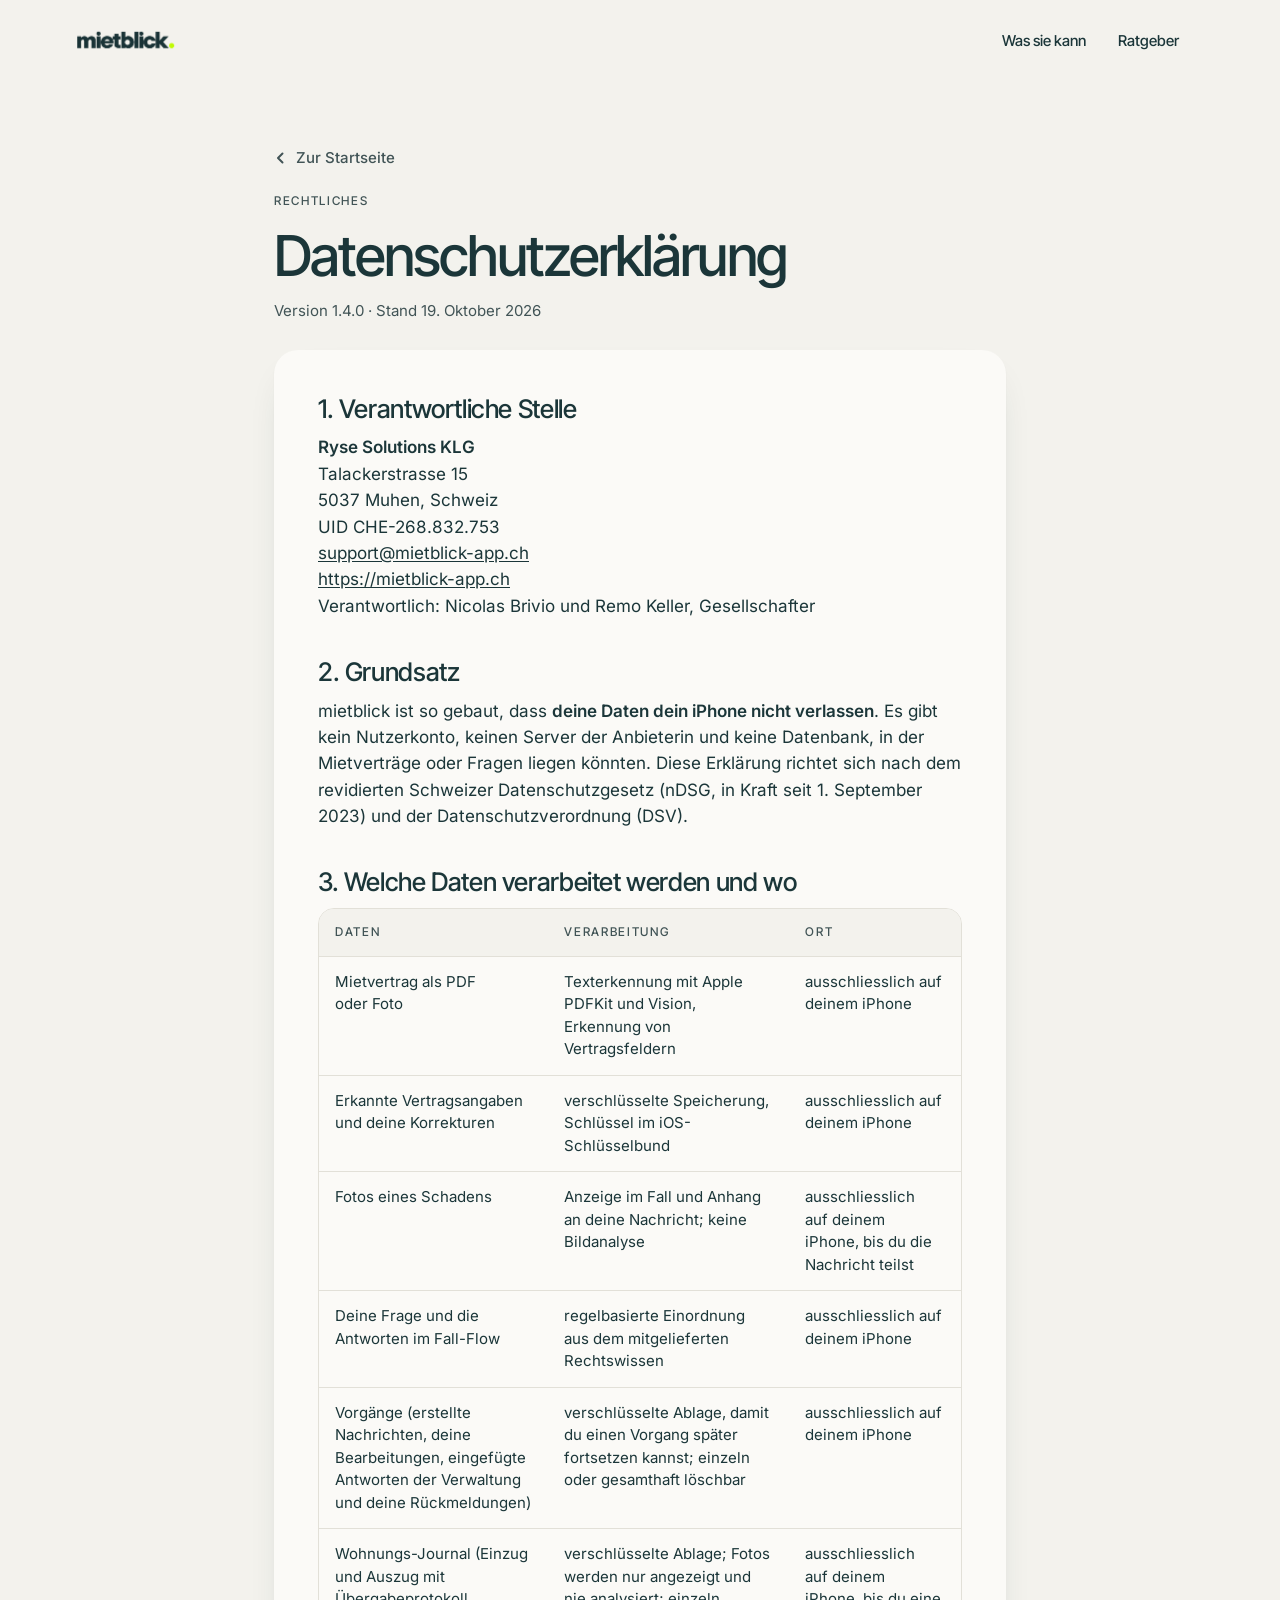
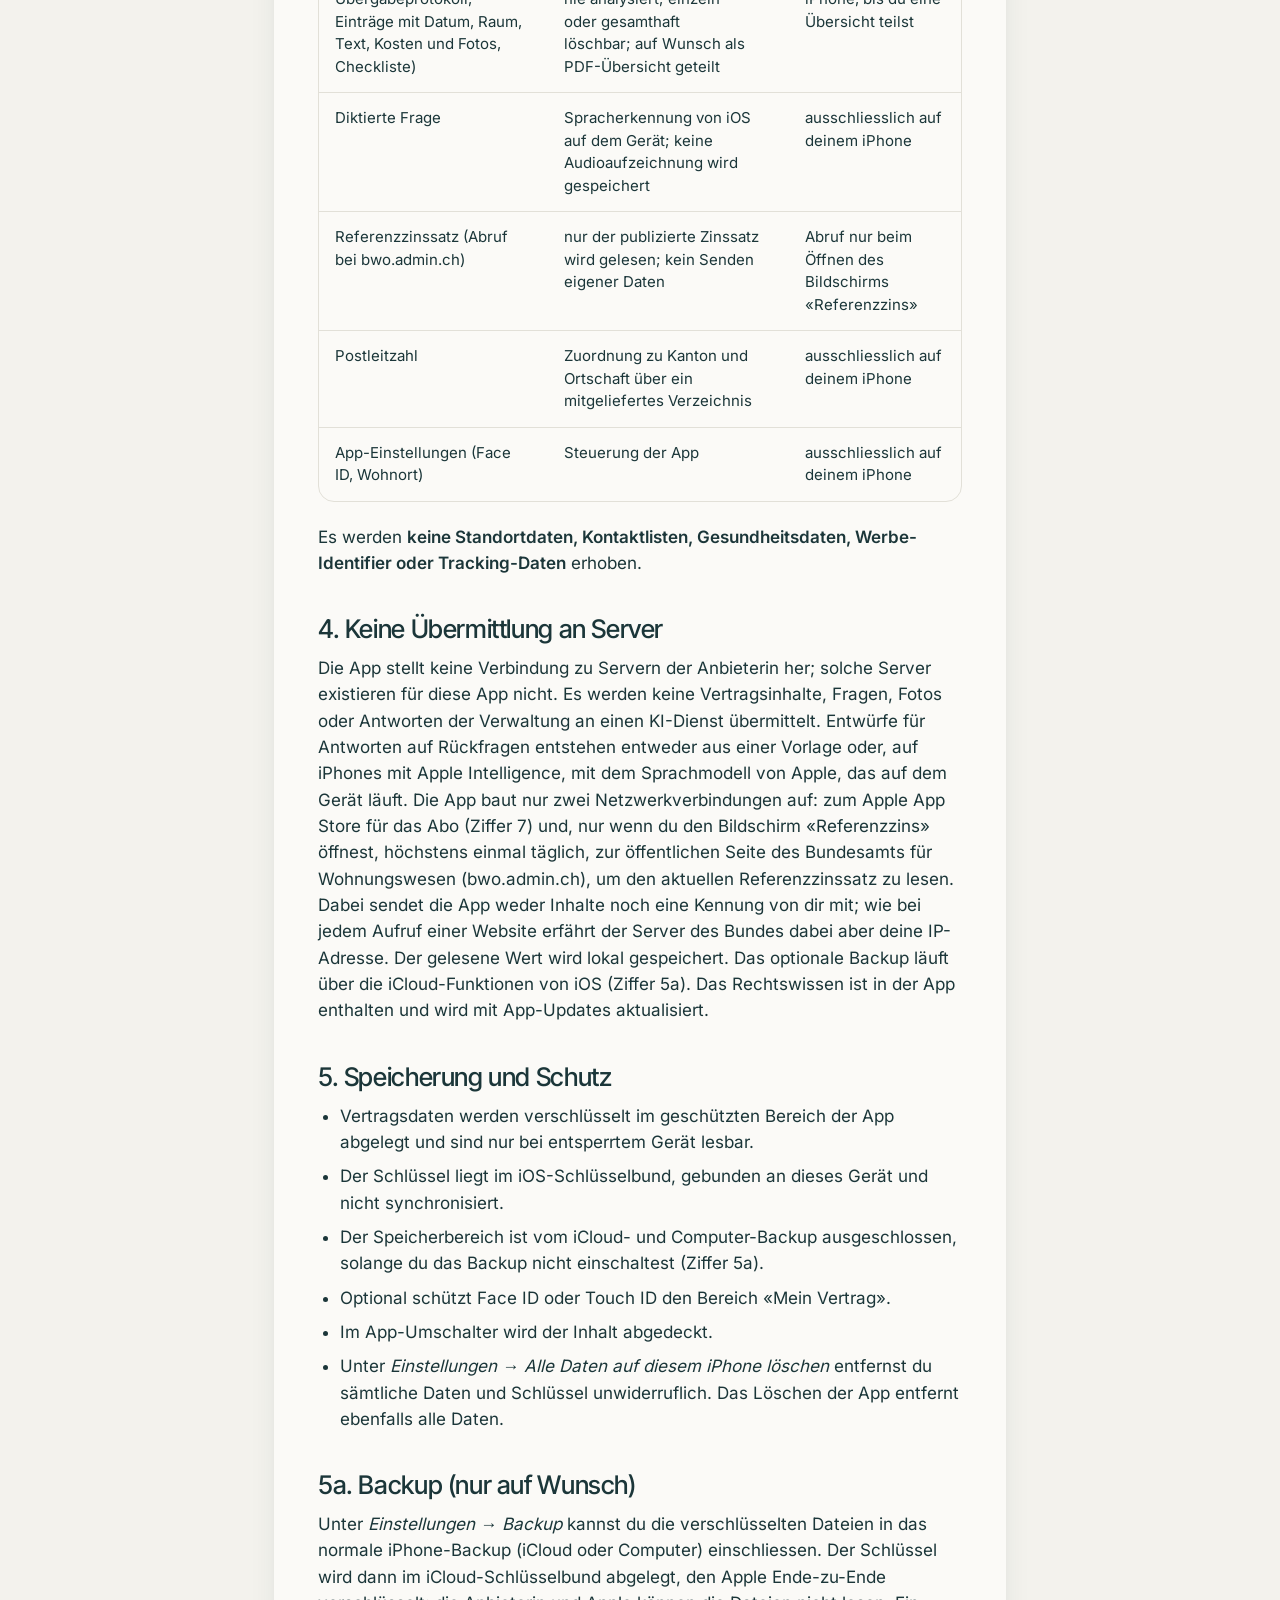
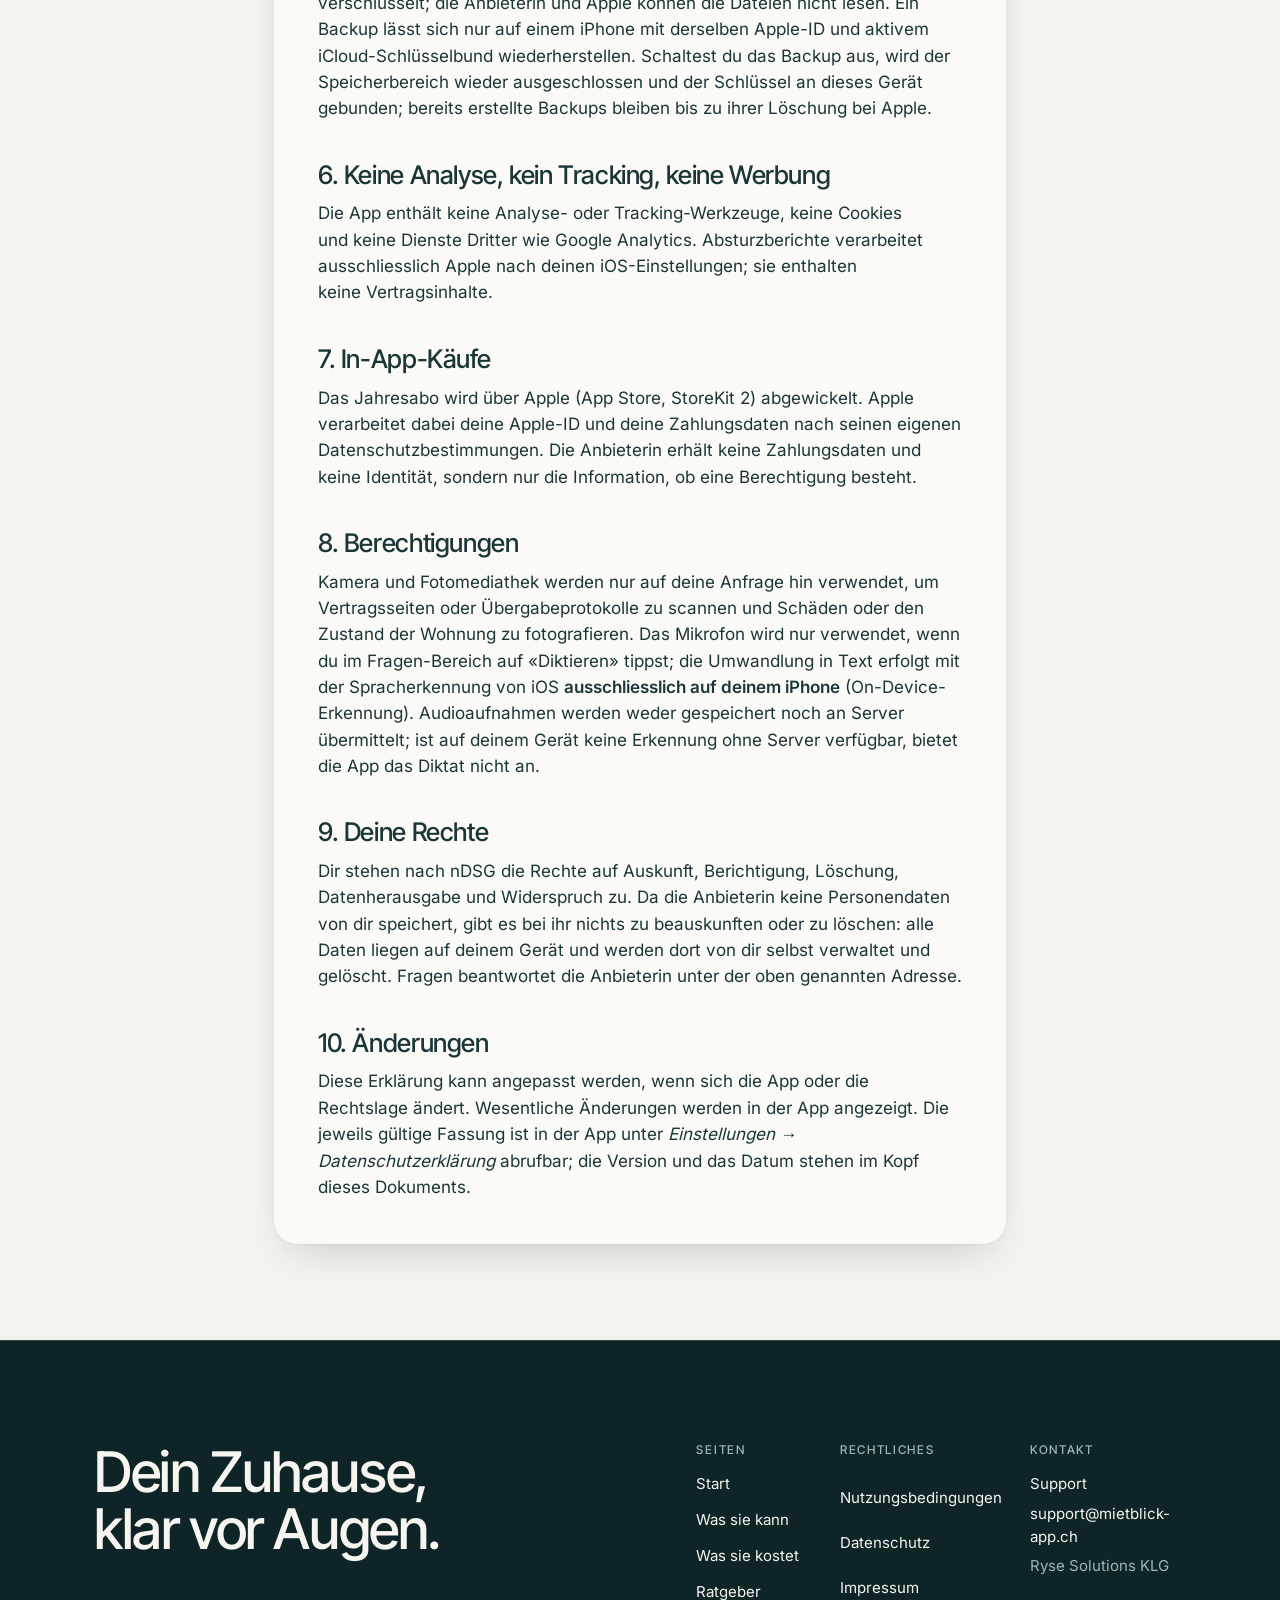
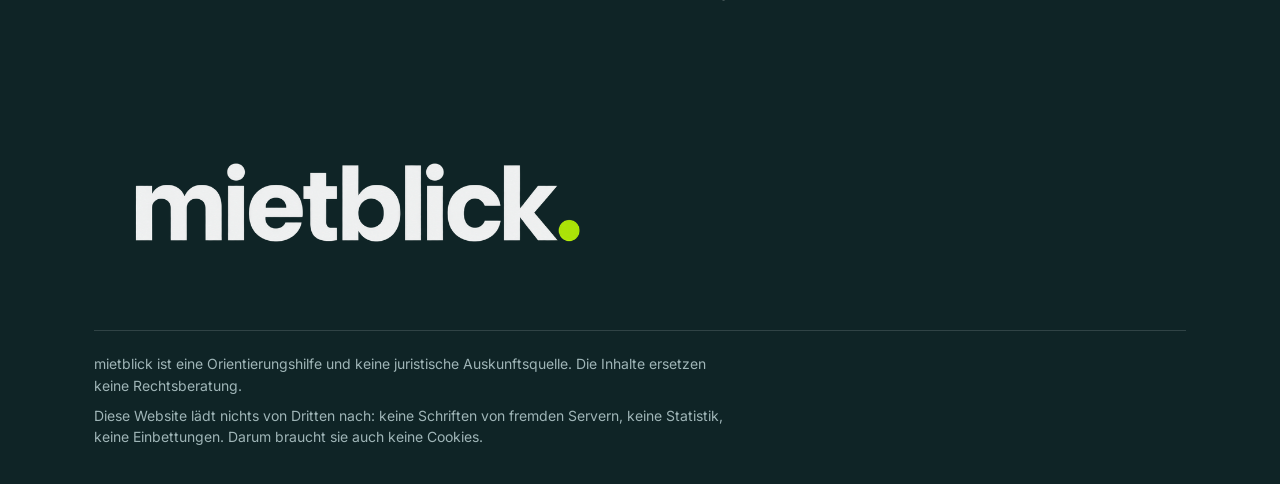
<file: datenschutz.html>
<!doctype html>
<html lang="de-CH">
<head>
<meta charset="utf-8">
<meta name="viewport" content="width=device-width,initial-scale=1">
<title>Datenschutzerklärung, mietblick</title>
<meta name="description" content="Wie mietblick mit deinen Daten umgeht: Sie bleiben auf deinem iPhone.">
<meta name="theme-color" content="#F7FBFF" media="(prefers-color-scheme: light)">
<meta name="theme-color" content="#0F2426" media="(prefers-color-scheme: dark)">
<meta property="og:type" content="website">
<meta property="og:site_name" content="mietblick">
<meta property="og:title" content="Datenschutzerklärung, mietblick">
<meta property="og:description" content="Wie mietblick mit deinen Daten umgeht: Sie bleiben auf deinem iPhone.">
<meta property="og:locale" content="de_CH">
<meta property="og:url" content="https://mietblick-app.ch/datenschutz.html">
<meta property="og:image" content="https://mietblick-app.ch/assets/appicon.png">
<meta name="twitter:card" content="summary">
<link rel="canonical" href="https://mietblick-app.ch/datenschutz.html">
<link rel="icon" href="assets/icon.png">
<link rel="apple-touch-icon" href="assets/icon.png">
<link rel="stylesheet" href="assets/app.css">
<link rel="preload" as="font" type="font/woff2" href="assets/fonts/inter-latin.woff2" crossorigin>
<link rel="preload" as="font" type="font/woff2" href="assets/fonts/inter-tight-latin.woff2" crossorigin>
<script>/* Sicherheitsnetz: js schaltet die Animationen ein. Meldet sich das Hauptskript kurz
   nach dem Laden nicht, wird js wieder entfernt, damit kein Inhalt unsichtbar bleibt. */
(function(){var d=document,w=window,h=d.documentElement;h.classList.add('js');
function pruefen(){if(!w.__animBereit){h.classList.remove('js');}}
w.addEventListener('load',function(){setTimeout(pruefen,800);},false);
setTimeout(pruefen,4000);})();</script>
<script type="application/ld+json">{"@context":"https://schema.org","@graph":[{"@type":"Organization","@id":"https://mietblick-app.ch/#organisation","name":"Ryse Solutions KLG","url":"https://mietblick-app.ch/","email":"support@mietblick-app.ch","address":{"@type":"PostalAddress","streetAddress":"Talackerstrasse 15","postalCode":"5037","addressLocality":"Muhen","addressCountry":"CH"},"identifier":{"@type":"PropertyValue","propertyID":"UID","value":"CHE-268.832.753"}},{"@type":"WebSite","@id":"https://mietblick-app.ch/#website","url":"https://mietblick-app.ch/","name":"mietblick","description":"Mietrecht verstehen, Fristen rechnen, Wohnung dokumentieren. Für Mieterinnen und Mieter in der Schweiz.","inLanguage":"de-CH","publisher":{"@id":"https://mietblick-app.ch/#organisation"}},{"@type":"WebPage","@id":"https://mietblick-app.ch/datenschutz.html#seite","url":"https://mietblick-app.ch/datenschutz.html","name":"Datenschutzerklärung","description":"Wie mietblick mit deinen Daten umgeht: Sie bleiben auf deinem iPhone.","inLanguage":"de-CH","isPartOf":{"@id":"https://mietblick-app.ch/#website"}},{"@type":"BreadcrumbList","@id":"https://mietblick-app.ch/datenschutz.html#krumen","itemListElement":[{"@type":"ListItem","position":1,"name":"Start","item":"https://mietblick-app.ch/"},{"@type":"ListItem","position":2,"name":"Datenschutz","item":"https://mietblick-app.ch/datenschutz.html"}]}]}</script>
</head>
<body>
<a class="skip" href="#inhalt">Zum Inhalt</a>
<div class="progress" aria-hidden="true"></div>
<header class="top"><div class="top-in">
<a class="brand" href="index.html" aria-label="mietblick, zur Startseite">
<img class="on-light" src="assets/wortmarke-petrol.png" alt="mietblick" width="900" height="240">
<img class="on-dark" src="assets/wortmarke-weiss.png" alt="" aria-hidden="true" width="900" height="240">
</a>
<nav class="top-nav" aria-label="Hauptnavigation">
<a href="index.html#funktionen">Was sie kann</a>
<a href="ratgeber/">Ratgeber</a>
</nav>
<div class="top-right">
<a class="btn btn-primary btn-sm" href="index.html#preis">Was sie kostet</a>
<button class="burger" type="button" aria-expanded="false" aria-controls="menu" aria-label="Menü öffnen"><span></span></button>
</div>
<div class="menu" id="menu" hidden>
<a href="index.html#funktionen">Was sie kann</a>
<a href="ratgeber/">Ratgeber</a>
<a href="index.html#preis">Was sie kostet</a>
<a class="sub" href="support.html">Support</a>
<a class="sub" href="nutzungsbedingungen.html">Nutzungsbedingungen</a>
<a class="sub" href="datenschutz.html">Datenschutz</a>
<a class="sub" href="impressum.html">Impressum</a>
</div>
</div></header>
<script>(function(){var b=document.querySelector('.burger'),m=document.getElementById('menu');if(!b||!m)return;
function setz(offen){b.setAttribute('aria-expanded',offen?'true':'false');b.setAttribute('aria-label',offen?'Menü schliessen':'Menü öffnen');if(offen){m.removeAttribute('hidden');}else{m.setAttribute('hidden','');}}
b.addEventListener('click',function(){setz(b.getAttribute('aria-expanded')!=='true');});
document.addEventListener('keydown',function(e){if(e.key==='Escape'&&b.getAttribute('aria-expanded')==='true'){setz(false);b.focus();}});
m.addEventListener('click',function(e){if(e.target.tagName==='A')setz(false);});})();</script>
<main id="inhalt">
<section class="doc-head"><div class="shell narrow"><a class="doc-back" href="index.html"><svg width="14" height="14" viewBox="0 0 14 14" fill="none" aria-hidden="true"><path d="M8.5 2.5 4 7l4.5 4.5" stroke="currentColor" stroke-width="2" stroke-linecap="round" stroke-linejoin="round"/></svg>Zur Startseite</a><span class="eyebrow">Rechtliches</span><h1>Datenschutzerklärung</h1><p class="version">Version 1.4.0 · Stand 19. Oktober 2026</p></div></section><div class="shell narrow"><article class="doc"><h2>1. Verantwortliche Stelle</h2>
<p><strong>Ryse Solutions KLG</strong><br>Talackerstrasse 15<br>5037 Muhen, Schweiz<br>UID CHE-268.832.753<br><a href="mailto:support@mietblick-app.ch">support@mietblick-app.ch</a><br><a href="https://mietblick-app.ch">https://mietblick-app.ch</a><br>Verantwortlich: Nicolas Brivio und Remo Keller, Gesellschafter</p>
<h2>2. Grundsatz</h2>
<p>mietblick ist so gebaut, dass <strong>deine Daten dein iPhone nicht verlassen</strong>. Es gibt kein Nutzerkonto, keinen Server der Anbieterin und keine Datenbank, in der Mietverträge oder Fragen liegen könnten. Diese Erklärung richtet sich nach dem revidierten Schweizer Datenschutzgesetz (nDSG, in Kraft seit 1. September 2023) und der Datenschutzverordnung (DSV).</p>
<h2>3. Welche Daten verarbeitet werden und wo</h2>
<div class="tablewrap"><table><thead><tr><th>Daten</th><th>Verarbeitung</th><th>Ort</th></tr></thead><tbody><tr><td>Mietvertrag als PDF oder Foto</td><td>Texterkennung mit Apple PDFKit und Vision, Erkennung von Vertragsfeldern</td><td>ausschliesslich auf deinem iPhone</td></tr><tr><td>Erkannte Vertragsangaben und deine Korrekturen</td><td>verschlüsselte Speicherung, Schlüssel im iOS-Schlüsselbund</td><td>ausschliesslich auf deinem iPhone</td></tr><tr><td>Fotos eines Schadens</td><td>Anzeige im Fall und Anhang an deine Nachricht; keine Bildanalyse</td><td>ausschliesslich auf deinem iPhone, bis du die Nachricht teilst</td></tr><tr><td>Deine Frage und die Antworten im Fall-Flow</td><td>regelbasierte Einordnung aus dem mitgelieferten Rechtswissen</td><td>ausschliesslich auf deinem iPhone</td></tr><tr><td>Vorgänge (erstellte Nachrichten, deine Bearbeitungen, eingefügte Antworten der Verwaltung und deine Rückmeldungen)</td><td>verschlüsselte Ablage, damit du einen Vorgang später fortsetzen kannst; einzeln oder gesamthaft löschbar</td><td>ausschliesslich auf deinem iPhone</td></tr><tr><td>Wohnungs-Journal (Einzug und Auszug mit Übergabeprotokoll, Einträge mit Datum, Raum, Text, Kosten und Fotos, Checkliste)</td><td>verschlüsselte Ablage; Fotos werden nur angezeigt und nie analysiert; einzeln oder gesamthaft löschbar; auf Wunsch als PDF-Übersicht geteilt</td><td>ausschliesslich auf deinem iPhone, bis du eine Übersicht teilst</td></tr><tr><td>Diktierte Frage</td><td>Spracherkennung von iOS auf dem Gerät; keine Audioaufzeichnung wird gespeichert</td><td>ausschliesslich auf deinem iPhone</td></tr><tr><td>Referenzzinssatz (Abruf bei bwo.admin.ch)</td><td>nur der publizierte Zinssatz wird gelesen; kein Senden eigener Daten</td><td>Abruf nur beim Öffnen des Bildschirms «Referenzzins»</td></tr><tr><td>Postleitzahl</td><td>Zuordnung zu Kanton und Ortschaft über ein mitgeliefertes Verzeichnis</td><td>ausschliesslich auf deinem iPhone</td></tr><tr><td>App-Einstellungen (Face ID, Wohnort)</td><td>Steuerung der App</td><td>ausschliesslich auf deinem iPhone</td></tr></tbody></table></div>
<p>Es werden <strong>keine Standortdaten, Kontaktlisten, Gesundheitsdaten, Werbe-Identifier oder Tracking-Daten</strong> erhoben.</p>
<h2>4. Keine Übermittlung an Server</h2>
<p>Die App stellt keine Verbindung zu Servern der Anbieterin her; solche Server existieren für diese App nicht. Es werden keine Vertragsinhalte, Fragen, Fotos oder Antworten der Verwaltung an einen KI-Dienst übermittelt. Entwürfe für Antworten auf Rückfragen entstehen entweder aus einer Vorlage oder, auf iPhones mit Apple Intelligence, mit dem Sprachmodell von Apple, das auf dem Gerät läuft. Die App baut nur zwei Netzwerkverbindungen auf: zum Apple App Store für das Abo (Ziffer 7) und, nur wenn du den Bildschirm «Referenzzins» öffnest, höchstens einmal täglich, zur öffentlichen Seite des Bundesamts für Wohnungswesen (bwo.admin.ch), um den aktuellen Referenzzinssatz zu lesen. Dabei sendet die App weder Inhalte noch eine Kennung von dir mit; wie bei jedem Aufruf einer Website erfährt der Server des Bundes dabei aber deine IP-Adresse. Der gelesene Wert wird lokal gespeichert. Das optionale Backup läuft über die iCloud-Funktionen von iOS (Ziffer 5a). Das Rechtswissen ist in der App enthalten und wird mit App-Updates aktualisiert.</p>
<h2>5. Speicherung und Schutz</h2>
<ul><li>Vertragsdaten werden verschlüsselt im geschützten Bereich der App abgelegt und sind nur bei entsperrtem Gerät lesbar.</li><li>Der Schlüssel liegt im iOS-Schlüsselbund, gebunden an dieses Gerät und nicht synchronisiert.</li><li>Der Speicherbereich ist vom iCloud- und Computer-Backup ausgeschlossen, solange du das Backup nicht einschaltest (Ziffer 5a).</li><li>Optional schützt Face ID oder Touch ID den Bereich «Mein Vertrag».</li><li>Im App-Umschalter wird der Inhalt abgedeckt.</li><li>Unter <em>Einstellungen → Alle Daten auf diesem iPhone löschen</em> entfernst du sämtliche Daten und Schlüssel unwiderruflich. Das Löschen der App entfernt ebenfalls alle Daten.</li></ul>
<h2>5a. Backup (nur auf Wunsch)</h2>
<p>Unter <em>Einstellungen → Backup</em> kannst du die verschlüsselten Dateien in das normale iPhone-Backup (iCloud oder Computer) einschliessen. Der Schlüssel wird dann im iCloud-Schlüsselbund abgelegt, den Apple Ende-zu-Ende verschlüsselt; die Anbieterin und Apple können die Dateien nicht lesen. Ein Backup lässt sich nur auf einem iPhone mit derselben Apple-ID und aktivem iCloud-Schlüsselbund wiederherstellen. Schaltest du das Backup aus, wird der Speicherbereich wieder ausgeschlossen und der Schlüssel an dieses Gerät gebunden; bereits erstellte Backups bleiben bis zu ihrer Löschung bei Apple.</p>
<h2>6. Keine Analyse, kein Tracking, keine Werbung</h2>
<p>Die App enthält keine Analyse- oder Tracking-Werkzeuge, keine Cookies und keine Dienste Dritter wie Google Analytics. Absturzberichte verarbeitet ausschliesslich Apple nach deinen iOS-Einstellungen; sie enthalten keine Vertragsinhalte.</p>
<h2>7. In-App-Käufe</h2>
<p>Das Jahresabo wird über Apple (App Store, StoreKit 2) abgewickelt. Apple verarbeitet dabei deine Apple-ID und deine Zahlungsdaten nach seinen eigenen Datenschutzbestimmungen. Die Anbieterin erhält keine Zahlungsdaten und keine Identität, sondern nur die Information, ob eine Berechtigung besteht.</p>
<h2>8. Berechtigungen</h2>
<p>Kamera und Fotomediathek werden nur auf deine Anfrage hin verwendet, um Vertragsseiten oder Übergabeprotokolle zu scannen und Schäden oder den Zustand der Wohnung zu fotografieren. Das Mikrofon wird nur verwendet, wenn du im Fragen-Bereich auf «Diktieren» tippst; die Umwandlung in Text erfolgt mit der Spracherkennung von iOS <strong>ausschliesslich auf deinem iPhone</strong> (On-Device-Erkennung). Audioaufnahmen werden weder gespeichert noch an Server übermittelt; ist auf deinem Gerät keine Erkennung ohne Server verfügbar, bietet die App das Diktat nicht an.</p>
<h2>9. Deine Rechte</h2>
<p>Dir stehen nach nDSG die Rechte auf Auskunft, Berichtigung, Löschung, Datenherausgabe und Widerspruch zu. Da die Anbieterin keine Personendaten von dir speichert, gibt es bei ihr nichts zu beauskunften oder zu löschen: alle Daten liegen auf deinem Gerät und werden dort von dir selbst verwaltet und gelöscht. Fragen beantwortet die Anbieterin unter der oben genannten Adresse.</p>
<h2>10. Änderungen</h2>
<p>Diese Erklärung kann angepasst werden, wenn sich die App oder die Rechtslage ändert. Wesentliche Änderungen werden in der App angezeigt. Die jeweils gültige Fassung ist in der App unter <em>Einstellungen → Datenschutzerklärung</em> abrufbar; die Version und das Datum stehen im Kopf dieses Dokuments.</p></article></div>
</main>
<footer id="mehr"><div class="shell">
<div class="foot-top">
<p class="foot-claim">Dein Zuhause,<br>klar vor Augen.</p>
<div class="foot-cols">
<nav aria-label="Seiten"><h2 class="foot-h">Seiten</h2>
<a href="index.html">Start</a>
<a href="index.html#funktionen">Was sie kann</a>
<a href="index.html#preis">Was sie kostet</a>
<a href="ratgeber/">Ratgeber</a>
</nav>
<nav aria-label="Rechtliches"><h2 class="foot-h">Rechtliches</h2>
<a href="nutzungsbedingungen.html">Nutzungsbedingungen</a>
<a href="datenschutz.html">Datenschutz</a>
<a href="impressum.html">Impressum</a>
</nav>
<div><h2 class="foot-h">Kontakt</h2>
<a href="support.html">Support</a>
<a href="mailto:support@mietblick-app.ch">support@mietblick-app.ch</a>
<p>Ryse Solutions KLG</p>
</div>
</div>
</div>
<a class="brand foot-brand" href="index.html" aria-label="mietblick, zur Startseite"><img src="assets/wortmarke-weiss.png" alt="mietblick" width="900" height="240"></a>
<div class="foot-legal">
<p>mietblick ist eine Orientierungshilfe und keine juristische Auskunftsquelle. Die Inhalte ersetzen keine Rechtsberatung.</p>
<p>Diese Website lädt nichts von Dritten nach: keine Schriften von fremden Servern, keine Statistik, keine Einbettungen. Darum braucht sie auch keine Cookies.</p>
</div>
</div></footer>
<script>
(function(){
  var doc=document.documentElement;
  var reduce=matchMedia('(prefers-reduced-motion: reduce)');
  var top=document.querySelector('.top');
  var bar=document.querySelector('.progress');
  var pars=[].slice.call(document.querySelectorAll('[data-par]'));
  var ticking=false;
  window.__animBereit=1; /* Hauptskript laeuft: Sicherheitsnetz darf js nicht entfernen */

  function frame(){
    ticking=false;
    var y=window.scrollY||0;
    if(top) top.classList.toggle('stuck', y>4);
    if(bar){
      var max=doc.scrollHeight-window.innerHeight;
      bar.style.width=(max>0?Math.min(1,Math.max(0,y/max))*100:0)+'%';
    }
    if(!reduce.matches){
      var vh=window.innerHeight;
      for(var i=0;i<pars.length;i++){
        var el=pars[i], r=el.getBoundingClientRect();
        if(r.bottom<-150||r.top>vh+150) continue;
        var mid=(r.top+r.height/2-vh/2)/vh;
        var k=parseFloat(el.getAttribute('data-par'))||1;
        el.style.transform='translate3d(0,'+(mid*-k*30).toFixed(2)+'px,0)';
      }
    }
  }
  function onScroll(){ if(!ticking){ ticking=true; requestAnimationFrame(frame); } }
  frame();
  addEventListener('scroll',onScroll,{passive:true});
  addEventListener('resize',onScroll,{passive:true});

  // Die Zahl zaehlt hoch, sobald die Karte sichtbar wird
  function countUp(el){
    var to=parseInt(el.getAttribute('data-count'),10);
    if(!to||reduce.matches){ return; }
    var t0=null, dur=1000;
    function step(t){
      if(t0===null) t0=t;
      var p=Math.min(1,(t-t0)/dur);
      el.textContent=String(Math.round(to*(1-Math.pow(1-p,3))));
      if(p<1) requestAnimationFrame(step);
    }
    requestAnimationFrame(step);
  }

  var items=document.querySelectorAll('.reveal,.feature-art,.beats,[data-count]');
  if(!items.length) return;
  if(!('IntersectionObserver' in window)){
    for(var j=0;j<items.length;j++){
      items[j].classList.add('in');
      if(items[j].hasAttribute('data-count')) countUp(items[j]);
    }
    return;
  }
  var io=new IntersectionObserver(function(entries){
    entries.forEach(function(e){
      if(!e.isIntersecting) return;
      var el=e.target;
      var d=parseInt(el.getAttribute('data-d')||'0',10);
      if(d) el.style.transitionDelay=(d*60)+'ms';
      el.classList.add('in');
      if(el.hasAttribute('data-count')) countUp(el);
      io.unobserve(el);
    });
  },{rootMargin:'0px 0px -12% 0px',threshold:0});
  for(var k=0;k<items.length;k++) io.observe(items[k]);
})();
</script>
</body>
</html>
</file>
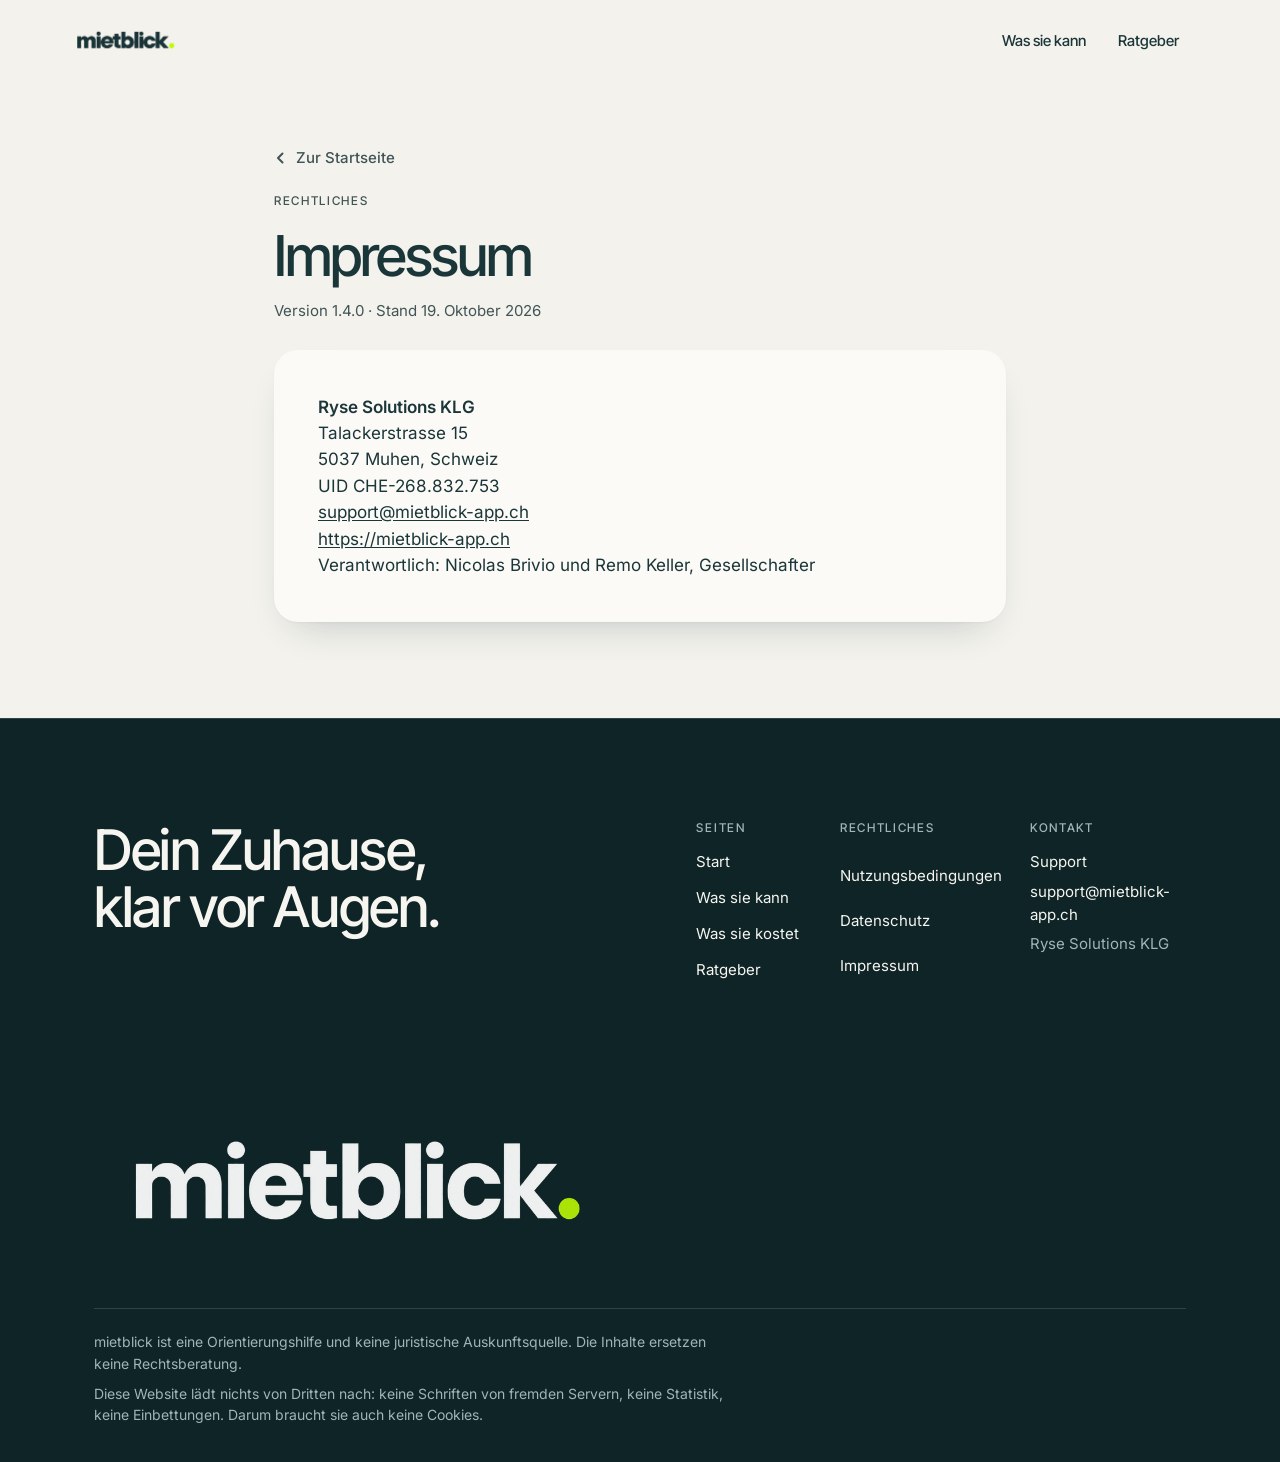
<file: impressum.html>
<!doctype html>
<html lang="de-CH">
<head>
<meta charset="utf-8">
<meta name="viewport" content="width=device-width,initial-scale=1">
<title>Impressum, mietblick</title>
<meta name="description" content="Anbieterin von mietblick.">
<meta name="theme-color" content="#F7FBFF" media="(prefers-color-scheme: light)">
<meta name="theme-color" content="#0F2426" media="(prefers-color-scheme: dark)">
<meta property="og:type" content="website">
<meta property="og:site_name" content="mietblick">
<meta property="og:title" content="Impressum, mietblick">
<meta property="og:description" content="Anbieterin von mietblick.">
<meta property="og:locale" content="de_CH">
<meta property="og:url" content="https://mietblick-app.ch/impressum.html">
<meta property="og:image" content="https://mietblick-app.ch/assets/appicon.png">
<meta name="twitter:card" content="summary">
<link rel="canonical" href="https://mietblick-app.ch/impressum.html">
<link rel="icon" href="assets/icon.png">
<link rel="apple-touch-icon" href="assets/icon.png">
<link rel="stylesheet" href="assets/app.css">
<link rel="preload" as="font" type="font/woff2" href="assets/fonts/inter-latin.woff2" crossorigin>
<link rel="preload" as="font" type="font/woff2" href="assets/fonts/inter-tight-latin.woff2" crossorigin>
<script>/* Sicherheitsnetz: js schaltet die Animationen ein. Meldet sich das Hauptskript kurz
   nach dem Laden nicht, wird js wieder entfernt, damit kein Inhalt unsichtbar bleibt. */
(function(){var d=document,w=window,h=d.documentElement;h.classList.add('js');
function pruefen(){if(!w.__animBereit){h.classList.remove('js');}}
w.addEventListener('load',function(){setTimeout(pruefen,800);},false);
setTimeout(pruefen,4000);})();</script>
<script type="application/ld+json">{"@context":"https://schema.org","@graph":[{"@type":"Organization","@id":"https://mietblick-app.ch/#organisation","name":"Ryse Solutions KLG","url":"https://mietblick-app.ch/","email":"support@mietblick-app.ch","address":{"@type":"PostalAddress","streetAddress":"Talackerstrasse 15","postalCode":"5037","addressLocality":"Muhen","addressCountry":"CH"},"identifier":{"@type":"PropertyValue","propertyID":"UID","value":"CHE-268.832.753"}},{"@type":"WebSite","@id":"https://mietblick-app.ch/#website","url":"https://mietblick-app.ch/","name":"mietblick","description":"Mietrecht verstehen, Fristen rechnen, Wohnung dokumentieren. Für Mieterinnen und Mieter in der Schweiz.","inLanguage":"de-CH","publisher":{"@id":"https://mietblick-app.ch/#organisation"}},{"@type":"WebPage","@id":"https://mietblick-app.ch/impressum.html#seite","url":"https://mietblick-app.ch/impressum.html","name":"Impressum","description":"Anbieterin von mietblick.","inLanguage":"de-CH","isPartOf":{"@id":"https://mietblick-app.ch/#website"}},{"@type":"BreadcrumbList","@id":"https://mietblick-app.ch/impressum.html#krumen","itemListElement":[{"@type":"ListItem","position":1,"name":"Start","item":"https://mietblick-app.ch/"},{"@type":"ListItem","position":2,"name":"Impressum","item":"https://mietblick-app.ch/impressum.html"}]}]}</script>
</head>
<body>
<a class="skip" href="#inhalt">Zum Inhalt</a>
<div class="progress" aria-hidden="true"></div>
<header class="top"><div class="top-in">
<a class="brand" href="index.html" aria-label="mietblick, zur Startseite">
<img class="on-light" src="assets/wortmarke-petrol.png" alt="mietblick" width="900" height="240">
<img class="on-dark" src="assets/wortmarke-weiss.png" alt="" aria-hidden="true" width="900" height="240">
</a>
<nav class="top-nav" aria-label="Hauptnavigation">
<a href="index.html#funktionen">Was sie kann</a>
<a href="ratgeber/">Ratgeber</a>
</nav>
<div class="top-right">
<a class="btn btn-primary btn-sm" href="index.html#preis">Was sie kostet</a>
<button class="burger" type="button" aria-expanded="false" aria-controls="menu" aria-label="Menü öffnen"><span></span></button>
</div>
<div class="menu" id="menu" hidden>
<a href="index.html#funktionen">Was sie kann</a>
<a href="ratgeber/">Ratgeber</a>
<a href="index.html#preis">Was sie kostet</a>
<a class="sub" href="support.html">Support</a>
<a class="sub" href="nutzungsbedingungen.html">Nutzungsbedingungen</a>
<a class="sub" href="datenschutz.html">Datenschutz</a>
<a class="sub" href="impressum.html">Impressum</a>
</div>
</div></header>
<script>(function(){var b=document.querySelector('.burger'),m=document.getElementById('menu');if(!b||!m)return;
function setz(offen){b.setAttribute('aria-expanded',offen?'true':'false');b.setAttribute('aria-label',offen?'Menü schliessen':'Menü öffnen');if(offen){m.removeAttribute('hidden');}else{m.setAttribute('hidden','');}}
b.addEventListener('click',function(){setz(b.getAttribute('aria-expanded')!=='true');});
document.addEventListener('keydown',function(e){if(e.key==='Escape'&&b.getAttribute('aria-expanded')==='true'){setz(false);b.focus();}});
m.addEventListener('click',function(e){if(e.target.tagName==='A')setz(false);});})();</script>
<main id="inhalt">
<section class="doc-head"><div class="shell narrow"><a class="doc-back" href="index.html"><svg width="14" height="14" viewBox="0 0 14 14" fill="none" aria-hidden="true"><path d="M8.5 2.5 4 7l4.5 4.5" stroke="currentColor" stroke-width="2" stroke-linecap="round" stroke-linejoin="round"/></svg>Zur Startseite</a><span class="eyebrow">Rechtliches</span><h1>Impressum</h1><p class="version">Version 1.4.0 · Stand 19. Oktober 2026</p></div></section><div class="shell narrow"><article class="doc"><p><strong>Ryse Solutions KLG</strong><br>Talackerstrasse 15<br>5037 Muhen, Schweiz<br>UID CHE-268.832.753<br><a href="mailto:support@mietblick-app.ch">support@mietblick-app.ch</a><br><a href="https://mietblick-app.ch">https://mietblick-app.ch</a><br>Verantwortlich: Nicolas Brivio und Remo Keller, Gesellschafter</p></article></div>
</main>
<footer id="mehr"><div class="shell">
<div class="foot-top">
<p class="foot-claim">Dein Zuhause,<br>klar vor Augen.</p>
<div class="foot-cols">
<nav aria-label="Seiten"><h2 class="foot-h">Seiten</h2>
<a href="index.html">Start</a>
<a href="index.html#funktionen">Was sie kann</a>
<a href="index.html#preis">Was sie kostet</a>
<a href="ratgeber/">Ratgeber</a>
</nav>
<nav aria-label="Rechtliches"><h2 class="foot-h">Rechtliches</h2>
<a href="nutzungsbedingungen.html">Nutzungsbedingungen</a>
<a href="datenschutz.html">Datenschutz</a>
<a href="impressum.html">Impressum</a>
</nav>
<div><h2 class="foot-h">Kontakt</h2>
<a href="support.html">Support</a>
<a href="mailto:support@mietblick-app.ch">support@mietblick-app.ch</a>
<p>Ryse Solutions KLG</p>
</div>
</div>
</div>
<a class="brand foot-brand" href="index.html" aria-label="mietblick, zur Startseite"><img src="assets/wortmarke-weiss.png" alt="mietblick" width="900" height="240"></a>
<div class="foot-legal">
<p>mietblick ist eine Orientierungshilfe und keine juristische Auskunftsquelle. Die Inhalte ersetzen keine Rechtsberatung.</p>
<p>Diese Website lädt nichts von Dritten nach: keine Schriften von fremden Servern, keine Statistik, keine Einbettungen. Darum braucht sie auch keine Cookies.</p>
</div>
</div></footer>
<script>
(function(){
  var doc=document.documentElement;
  var reduce=matchMedia('(prefers-reduced-motion: reduce)');
  var top=document.querySelector('.top');
  var bar=document.querySelector('.progress');
  var pars=[].slice.call(document.querySelectorAll('[data-par]'));
  var ticking=false;
  window.__animBereit=1; /* Hauptskript laeuft: Sicherheitsnetz darf js nicht entfernen */

  function frame(){
    ticking=false;
    var y=window.scrollY||0;
    if(top) top.classList.toggle('stuck', y>4);
    if(bar){
      var max=doc.scrollHeight-window.innerHeight;
      bar.style.width=(max>0?Math.min(1,Math.max(0,y/max))*100:0)+'%';
    }
    if(!reduce.matches){
      var vh=window.innerHeight;
      for(var i=0;i<pars.length;i++){
        var el=pars[i], r=el.getBoundingClientRect();
        if(r.bottom<-150||r.top>vh+150) continue;
        var mid=(r.top+r.height/2-vh/2)/vh;
        var k=parseFloat(el.getAttribute('data-par'))||1;
        el.style.transform='translate3d(0,'+(mid*-k*30).toFixed(2)+'px,0)';
      }
    }
  }
  function onScroll(){ if(!ticking){ ticking=true; requestAnimationFrame(frame); } }
  frame();
  addEventListener('scroll',onScroll,{passive:true});
  addEventListener('resize',onScroll,{passive:true});

  // Die Zahl zaehlt hoch, sobald die Karte sichtbar wird
  function countUp(el){
    var to=parseInt(el.getAttribute('data-count'),10);
    if(!to||reduce.matches){ return; }
    var t0=null, dur=1000;
    function step(t){
      if(t0===null) t0=t;
      var p=Math.min(1,(t-t0)/dur);
      el.textContent=String(Math.round(to*(1-Math.pow(1-p,3))));
      if(p<1) requestAnimationFrame(step);
    }
    requestAnimationFrame(step);
  }

  var items=document.querySelectorAll('.reveal,.feature-art,.beats,[data-count]');
  if(!items.length) return;
  if(!('IntersectionObserver' in window)){
    for(var j=0;j<items.length;j++){
      items[j].classList.add('in');
      if(items[j].hasAttribute('data-count')) countUp(items[j]);
    }
    return;
  }
  var io=new IntersectionObserver(function(entries){
    entries.forEach(function(e){
      if(!e.isIntersecting) return;
      var el=e.target;
      var d=parseInt(el.getAttribute('data-d')||'0',10);
      if(d) el.style.transitionDelay=(d*60)+'ms';
      el.classList.add('in');
      if(el.hasAttribute('data-count')) countUp(el);
      io.unobserve(el);
    });
  },{rootMargin:'0px 0px -12% 0px',threshold:0});
  for(var k=0;k<items.length;k++) io.observe(items[k]);
})();
</script>
</body>
</html>
</file>
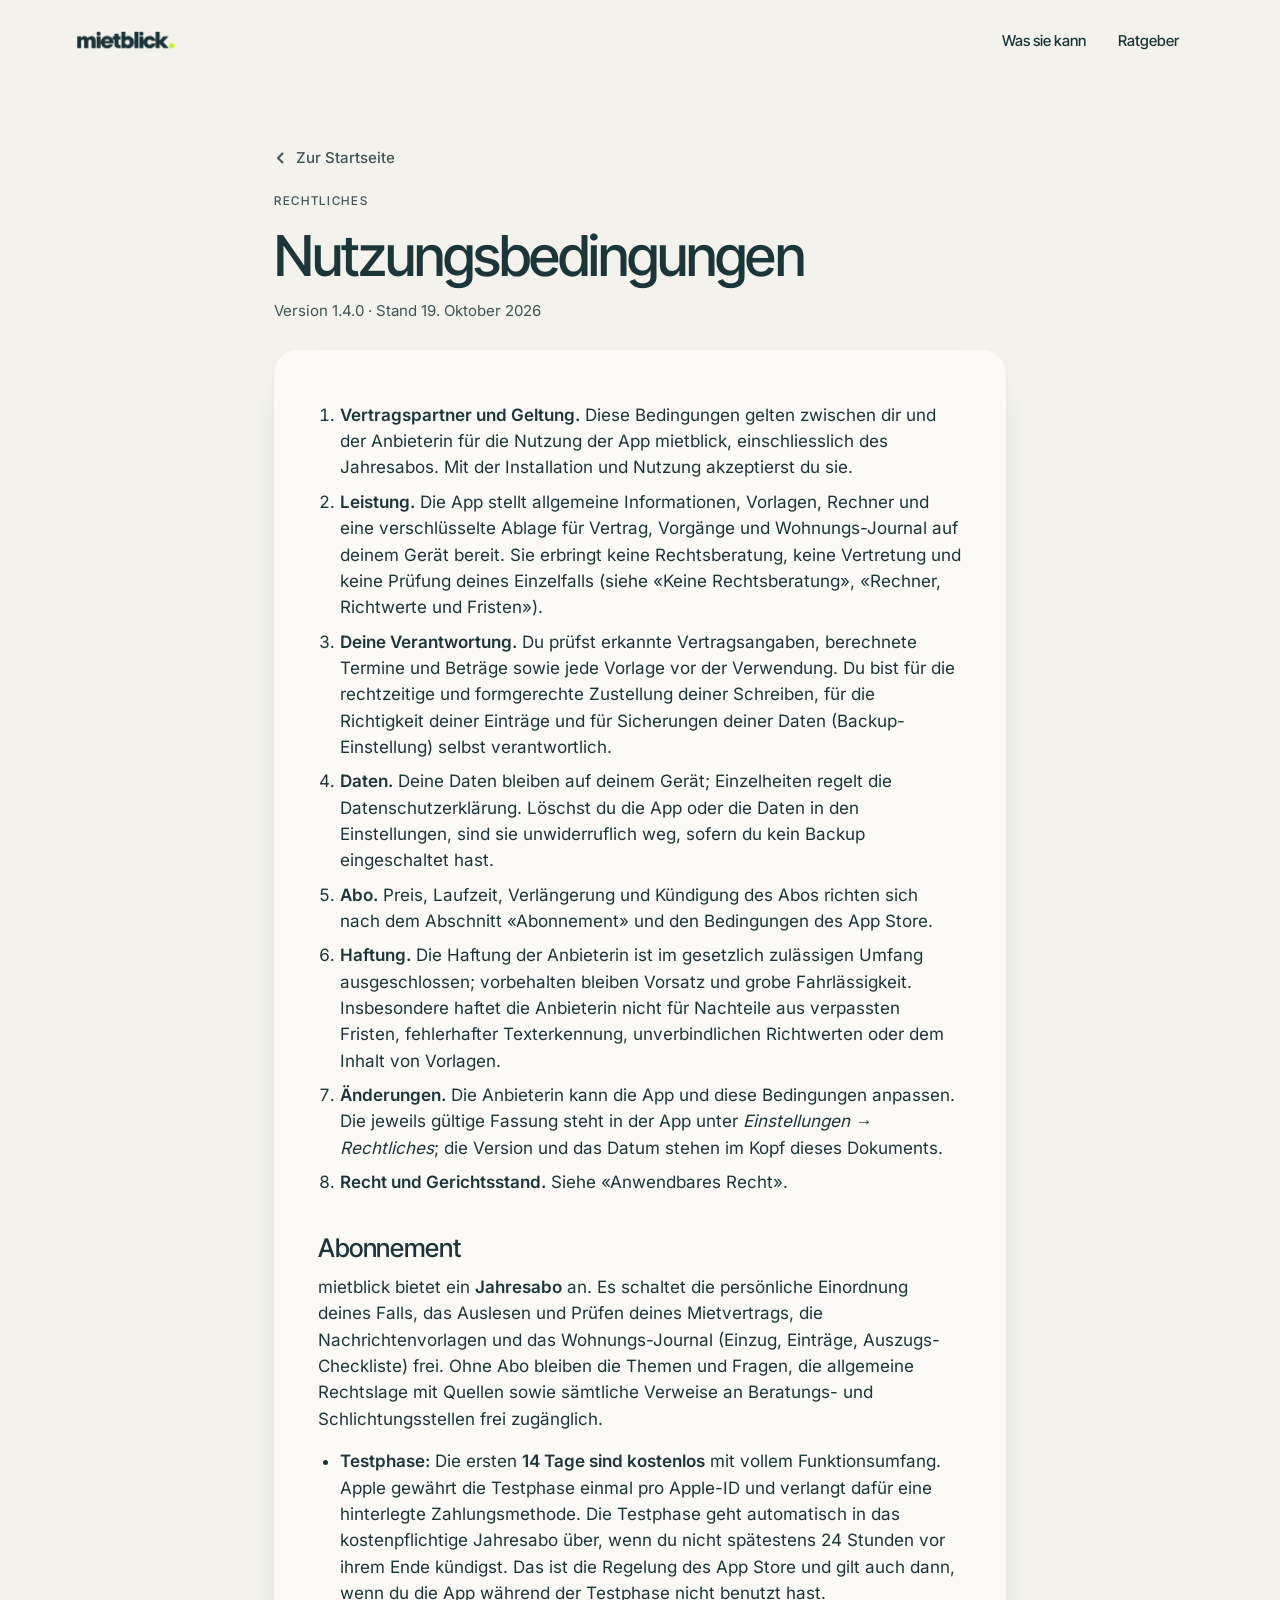
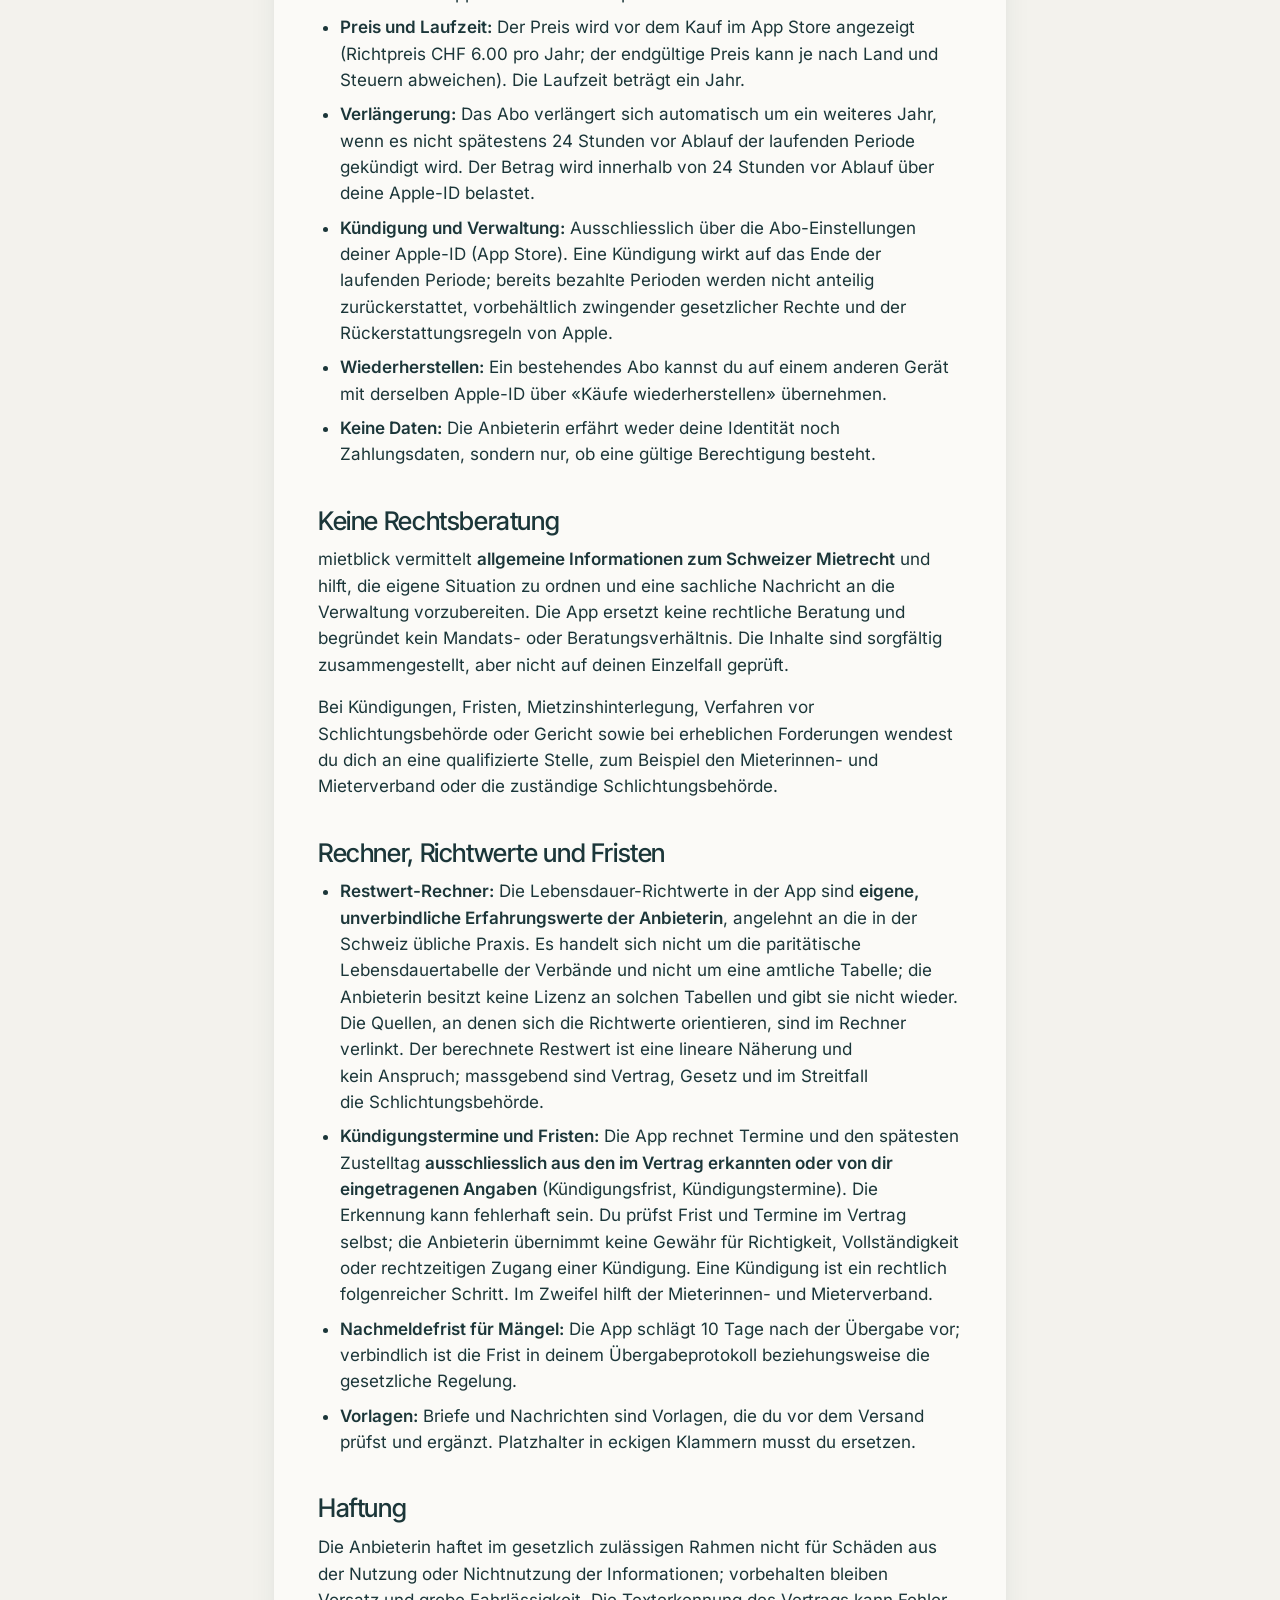
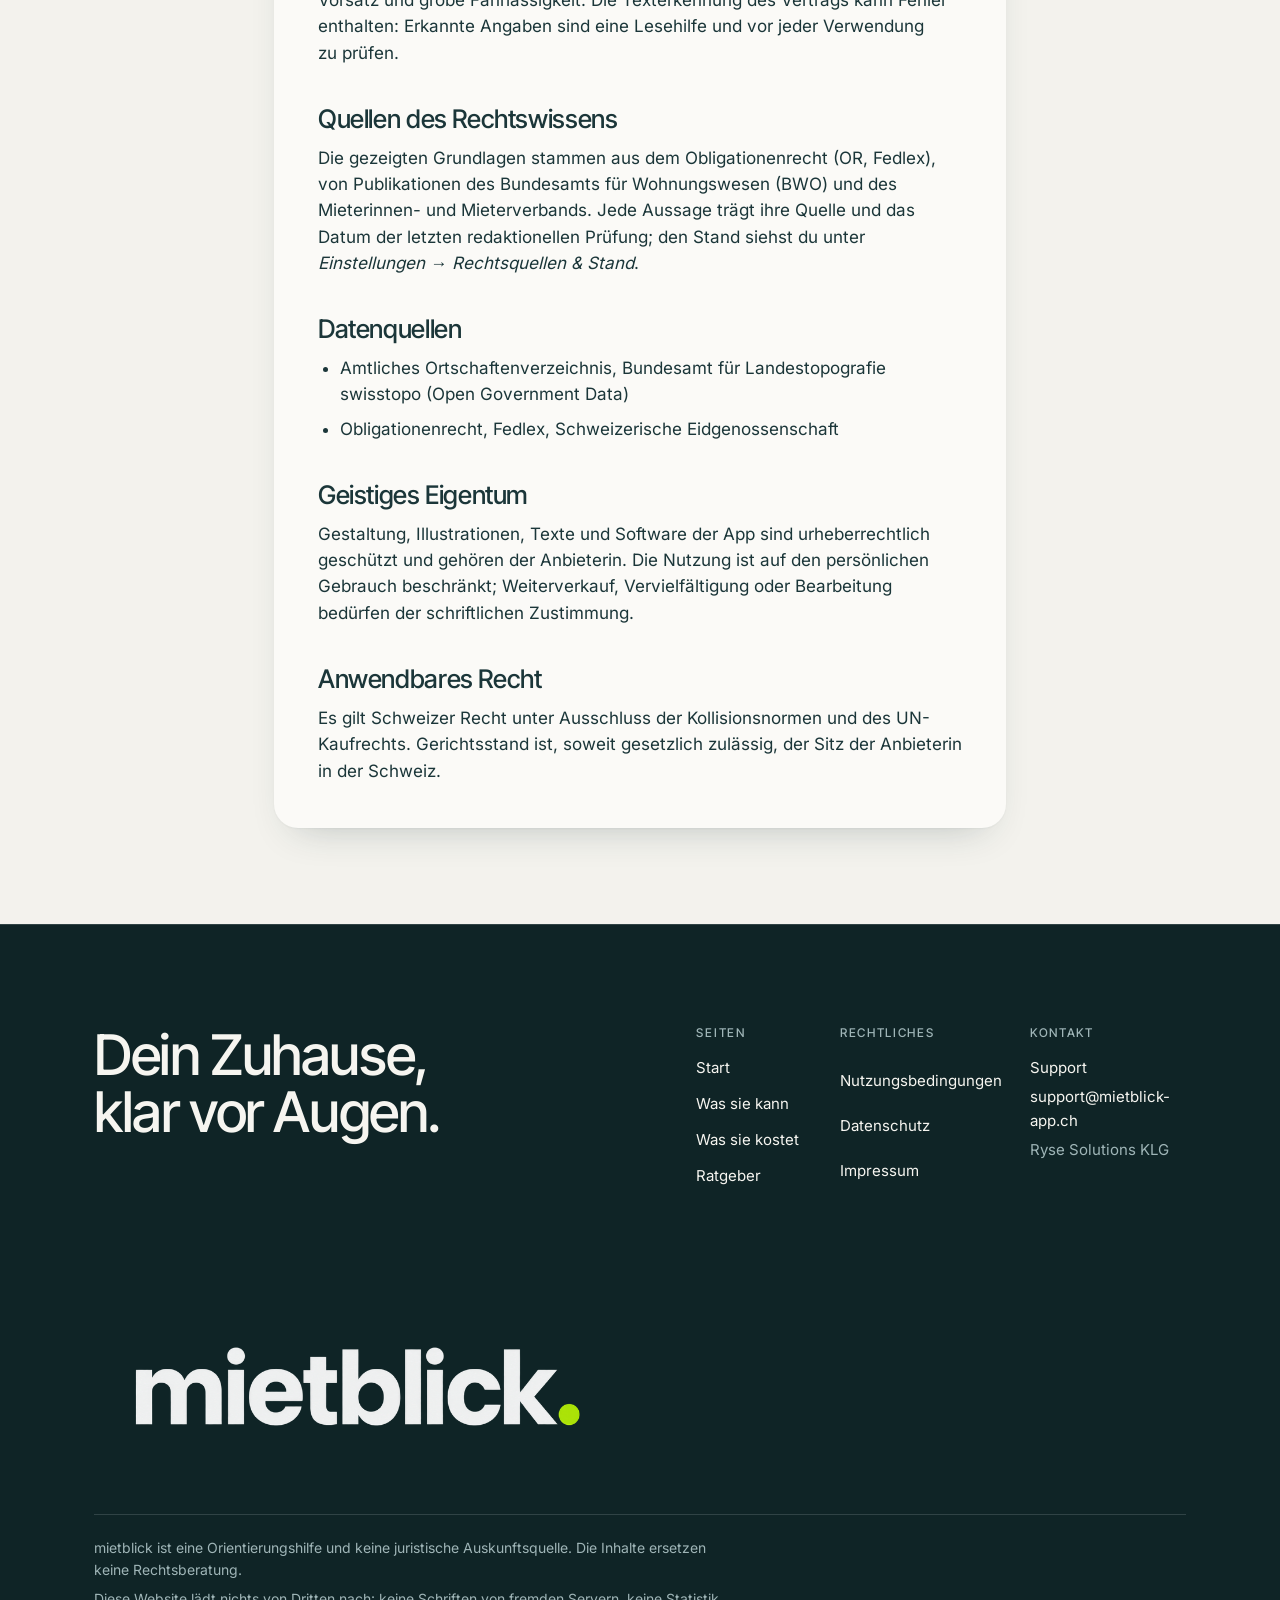
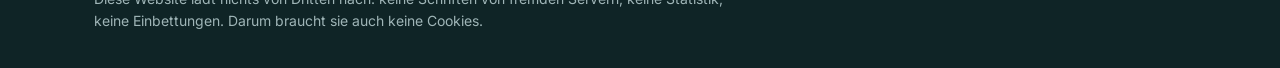
<file: nutzungsbedingungen.html>
<!doctype html>
<html lang="de-CH">
<head>
<meta charset="utf-8">
<meta name="viewport" content="width=device-width,initial-scale=1">
<title>Nutzungsbedingungen, mietblick</title>
<meta name="description" content="Nutzungsbedingungen und Abonnement von mietblick.">
<meta name="theme-color" content="#F7FBFF" media="(prefers-color-scheme: light)">
<meta name="theme-color" content="#0F2426" media="(prefers-color-scheme: dark)">
<meta property="og:type" content="website">
<meta property="og:site_name" content="mietblick">
<meta property="og:title" content="Nutzungsbedingungen, mietblick">
<meta property="og:description" content="Nutzungsbedingungen und Abonnement von mietblick.">
<meta property="og:locale" content="de_CH">
<meta property="og:url" content="https://mietblick-app.ch/nutzungsbedingungen.html">
<meta property="og:image" content="https://mietblick-app.ch/assets/appicon.png">
<meta name="twitter:card" content="summary">
<link rel="canonical" href="https://mietblick-app.ch/nutzungsbedingungen.html">
<link rel="icon" href="assets/icon.png">
<link rel="apple-touch-icon" href="assets/icon.png">
<link rel="stylesheet" href="assets/app.css">
<link rel="preload" as="font" type="font/woff2" href="assets/fonts/inter-latin.woff2" crossorigin>
<link rel="preload" as="font" type="font/woff2" href="assets/fonts/inter-tight-latin.woff2" crossorigin>
<script>/* Sicherheitsnetz: js schaltet die Animationen ein. Meldet sich das Hauptskript kurz
   nach dem Laden nicht, wird js wieder entfernt, damit kein Inhalt unsichtbar bleibt. */
(function(){var d=document,w=window,h=d.documentElement;h.classList.add('js');
function pruefen(){if(!w.__animBereit){h.classList.remove('js');}}
w.addEventListener('load',function(){setTimeout(pruefen,800);},false);
setTimeout(pruefen,4000);})();</script>
<script type="application/ld+json">{"@context":"https://schema.org","@graph":[{"@type":"Organization","@id":"https://mietblick-app.ch/#organisation","name":"Ryse Solutions KLG","url":"https://mietblick-app.ch/","email":"support@mietblick-app.ch","address":{"@type":"PostalAddress","streetAddress":"Talackerstrasse 15","postalCode":"5037","addressLocality":"Muhen","addressCountry":"CH"},"identifier":{"@type":"PropertyValue","propertyID":"UID","value":"CHE-268.832.753"}},{"@type":"WebSite","@id":"https://mietblick-app.ch/#website","url":"https://mietblick-app.ch/","name":"mietblick","description":"Mietrecht verstehen, Fristen rechnen, Wohnung dokumentieren. Für Mieterinnen und Mieter in der Schweiz.","inLanguage":"de-CH","publisher":{"@id":"https://mietblick-app.ch/#organisation"}},{"@type":"WebPage","@id":"https://mietblick-app.ch/nutzungsbedingungen.html#seite","url":"https://mietblick-app.ch/nutzungsbedingungen.html","name":"Nutzungsbedingungen","description":"Nutzungsbedingungen und Abonnement von mietblick.","inLanguage":"de-CH","isPartOf":{"@id":"https://mietblick-app.ch/#website"}},{"@type":"BreadcrumbList","@id":"https://mietblick-app.ch/nutzungsbedingungen.html#krumen","itemListElement":[{"@type":"ListItem","position":1,"name":"Start","item":"https://mietblick-app.ch/"},{"@type":"ListItem","position":2,"name":"Nutzungsbedingungen","item":"https://mietblick-app.ch/nutzungsbedingungen.html"}]}]}</script>
</head>
<body>
<a class="skip" href="#inhalt">Zum Inhalt</a>
<div class="progress" aria-hidden="true"></div>
<header class="top"><div class="top-in">
<a class="brand" href="index.html" aria-label="mietblick, zur Startseite">
<img class="on-light" src="assets/wortmarke-petrol.png" alt="mietblick" width="900" height="240">
<img class="on-dark" src="assets/wortmarke-weiss.png" alt="" aria-hidden="true" width="900" height="240">
</a>
<nav class="top-nav" aria-label="Hauptnavigation">
<a href="index.html#funktionen">Was sie kann</a>
<a href="ratgeber/">Ratgeber</a>
</nav>
<div class="top-right">
<a class="btn btn-primary btn-sm" href="index.html#preis">Was sie kostet</a>
<button class="burger" type="button" aria-expanded="false" aria-controls="menu" aria-label="Menü öffnen"><span></span></button>
</div>
<div class="menu" id="menu" hidden>
<a href="index.html#funktionen">Was sie kann</a>
<a href="ratgeber/">Ratgeber</a>
<a href="index.html#preis">Was sie kostet</a>
<a class="sub" href="support.html">Support</a>
<a class="sub" href="nutzungsbedingungen.html">Nutzungsbedingungen</a>
<a class="sub" href="datenschutz.html">Datenschutz</a>
<a class="sub" href="impressum.html">Impressum</a>
</div>
</div></header>
<script>(function(){var b=document.querySelector('.burger'),m=document.getElementById('menu');if(!b||!m)return;
function setz(offen){b.setAttribute('aria-expanded',offen?'true':'false');b.setAttribute('aria-label',offen?'Menü schliessen':'Menü öffnen');if(offen){m.removeAttribute('hidden');}else{m.setAttribute('hidden','');}}
b.addEventListener('click',function(){setz(b.getAttribute('aria-expanded')!=='true');});
document.addEventListener('keydown',function(e){if(e.key==='Escape'&&b.getAttribute('aria-expanded')==='true'){setz(false);b.focus();}});
m.addEventListener('click',function(e){if(e.target.tagName==='A')setz(false);});})();</script>
<main id="inhalt">
<section class="doc-head"><div class="shell narrow"><a class="doc-back" href="index.html"><svg width="14" height="14" viewBox="0 0 14 14" fill="none" aria-hidden="true"><path d="M8.5 2.5 4 7l4.5 4.5" stroke="currentColor" stroke-width="2" stroke-linecap="round" stroke-linejoin="round"/></svg>Zur Startseite</a><span class="eyebrow">Rechtliches</span><h1>Nutzungsbedingungen</h1><p class="version">Version 1.4.0 · Stand 19. Oktober 2026</p></div></section><div class="shell narrow"><article class="doc"><ol><li><strong>Vertragspartner und Geltung.</strong> Diese Bedingungen gelten zwischen dir und der Anbieterin für die Nutzung der App mietblick, einschliesslich des Jahresabos. Mit der Installation und Nutzung akzeptierst du sie.</li><li><strong>Leistung.</strong> Die App stellt allgemeine Informationen, Vorlagen, Rechner und eine verschlüsselte Ablage für Vertrag, Vorgänge und Wohnungs-Journal auf deinem Gerät bereit. Sie erbringt keine Rechtsberatung, keine Vertretung und keine Prüfung deines Einzelfalls (siehe «Keine Rechtsberatung», «Rechner, Richtwerte und Fristen»).</li><li><strong>Deine Verantwortung.</strong> Du prüfst erkannte Vertragsangaben, berechnete Termine und Beträge sowie jede Vorlage vor der Verwendung. Du bist für die rechtzeitige und formgerechte Zustellung deiner Schreiben, für die Richtigkeit deiner Einträge und für Sicherungen deiner Daten (Backup-Einstellung) selbst verantwortlich.</li><li><strong>Daten.</strong> Deine Daten bleiben auf deinem Gerät; Einzelheiten regelt die Datenschutzerklärung. Löschst du die App oder die Daten in den Einstellungen, sind sie unwiderruflich weg, sofern du kein Backup eingeschaltet hast.</li><li><strong>Abo.</strong> Preis, Laufzeit, Verlängerung und Kündigung des Abos richten sich nach dem Abschnitt «Abonnement» und den Bedingungen des App Store.</li><li><strong>Haftung.</strong> Die Haftung der Anbieterin ist im gesetzlich zulässigen Umfang ausgeschlossen; vorbehalten bleiben Vorsatz und grobe Fahrlässigkeit. Insbesondere haftet die Anbieterin nicht für Nachteile aus verpassten Fristen, fehlerhafter Texterkennung, unverbindlichen Richtwerten oder dem Inhalt von Vorlagen.</li><li><strong>Änderungen.</strong> Die Anbieterin kann die App und diese Bedingungen anpassen. Die jeweils gültige Fassung steht in der App unter <em>Einstellungen → Rechtliches</em>; die Version und das Datum stehen im Kopf dieses Dokuments.</li><li><strong>Recht und Gerichtsstand.</strong> Siehe «Anwendbares Recht».</li></ol>
<h2>Abonnement</h2>
<p>mietblick bietet ein <strong>Jahresabo</strong> an. Es schaltet die persönliche Einordnung deines Falls, das Auslesen und Prüfen deines Mietvertrags, die Nachrichtenvorlagen und das Wohnungs-Journal (Einzug, Einträge, Auszugs-Checkliste) frei. Ohne Abo bleiben die Themen und Fragen, die allgemeine Rechtslage mit Quellen sowie sämtliche Verweise an Beratungs- und Schlichtungsstellen frei zugänglich.</p>
<ul><li><strong>Testphase:</strong> Die ersten <strong>14&nbsp;Tage sind kostenlos</strong> mit vollem Funktionsumfang. Apple gewährt die Testphase einmal pro Apple-ID und verlangt dafür eine hinterlegte Zahlungsmethode. Die Testphase geht automatisch in das kostenpflichtige Jahresabo über, wenn du nicht spätestens 24&nbsp;Stunden vor ihrem Ende kündigst. Das ist die Regelung des App Store und gilt auch dann, wenn du die App während der Testphase nicht benutzt hast.</li><li><strong>Preis und Laufzeit:</strong> Der Preis wird vor dem Kauf im App Store angezeigt (Richtpreis CHF&nbsp;6.00 pro Jahr; der endgültige Preis kann je nach Land und Steuern abweichen). Die Laufzeit beträgt ein Jahr.</li><li><strong>Verlängerung:</strong> Das Abo verlängert sich automatisch um ein weiteres Jahr, wenn es nicht spätestens 24&nbsp;Stunden vor Ablauf der laufenden Periode gekündigt wird. Der Betrag wird innerhalb von 24&nbsp;Stunden vor Ablauf über deine Apple-ID belastet.</li><li><strong>Kündigung und Verwaltung:</strong> Ausschliesslich über die Abo-Einstellungen deiner Apple-ID (App Store). Eine Kündigung wirkt auf das Ende der laufenden Periode; bereits bezahlte Perioden werden nicht anteilig zurückerstattet, vorbehältlich zwingender gesetzlicher Rechte und der Rückerstattungsregeln von Apple.</li><li><strong>Wiederherstellen:</strong> Ein bestehendes Abo kannst du auf einem anderen Gerät mit derselben Apple-ID über «Käufe wiederherstellen» übernehmen.</li><li><strong>Keine Daten:</strong> Die Anbieterin erfährt weder deine Identität noch Zahlungsdaten, sondern nur, ob eine gültige Berechtigung besteht.</li></ul>
<h2>Keine Rechtsberatung</h2>
<p>mietblick vermittelt <strong>allgemeine Informationen zum Schweizer Mietrecht</strong> und hilft, die eigene Situation zu ordnen und eine sachliche Nachricht an die Verwaltung vorzubereiten. Die App ersetzt keine rechtliche Beratung und begründet kein Mandats- oder Beratungsverhältnis. Die Inhalte sind sorgfältig zusammengestellt, aber nicht auf deinen Einzelfall geprüft.</p>
<p>Bei Kündigungen, Fristen, Mietzinshinterlegung, Verfahren vor Schlichtungsbehörde oder Gericht sowie bei erheblichen Forderungen wendest du dich an eine qualifizierte Stelle, zum Beispiel den Mieterinnen- und Mieterverband oder die zuständige Schlichtungsbehörde.</p>
<h2>Rechner, Richtwerte und Fristen</h2>
<ul><li><strong>Restwert-Rechner:</strong> Die Lebensdauer-Richtwerte in der App sind <strong>eigene, unverbindliche Erfahrungswerte der Anbieterin</strong>, angelehnt an die in der Schweiz übliche Praxis. Es handelt sich nicht um die paritätische Lebensdauertabelle der Verbände und nicht um eine amtliche Tabelle; die Anbieterin besitzt keine Lizenz an solchen Tabellen und gibt sie nicht wieder. Die Quellen, an denen sich die Richtwerte orientieren, sind im Rechner verlinkt. Der berechnete Restwert ist eine lineare Näherung und kein Anspruch; massgebend sind Vertrag, Gesetz und im Streitfall die Schlichtungsbehörde.</li><li><strong>Kündigungstermine und Fristen:</strong> Die App rechnet Termine und den spätesten Zustelltag <strong>ausschliesslich aus den im Vertrag erkannten oder von dir eingetragenen Angaben</strong> (Kündigungsfrist, Kündigungstermine). Die Erkennung kann fehlerhaft sein. Du prüfst Frist und Termine im Vertrag selbst; die Anbieterin übernimmt keine Gewähr für Richtigkeit, Vollständigkeit oder rechtzeitigen Zugang einer Kündigung. Eine Kündigung ist ein rechtlich folgenreicher Schritt. Im Zweifel hilft der Mieterinnen- und Mieterverband.</li><li><strong>Nachmeldefrist für Mängel:</strong> Die App schlägt 10&nbsp;Tage nach der Übergabe vor; verbindlich ist die Frist in deinem Übergabeprotokoll beziehungsweise die gesetzliche Regelung.</li><li><strong>Vorlagen:</strong> Briefe und Nachrichten sind Vorlagen, die du vor dem Versand prüfst und ergänzt. Platzhalter in eckigen Klammern musst du ersetzen.</li></ul>
<h2>Haftung</h2>
<p>Die Anbieterin haftet im gesetzlich zulässigen Rahmen nicht für Schäden aus der Nutzung oder Nichtnutzung der Informationen; vorbehalten bleiben Vorsatz und grobe Fahrlässigkeit. Die Texterkennung des Vertrags kann Fehler enthalten: Erkannte Angaben sind eine Lesehilfe und vor jeder Verwendung zu prüfen.</p>
<h2>Quellen des Rechtswissens</h2>
<p>Die gezeigten Grundlagen stammen aus dem Obligationenrecht (OR, Fedlex), von Publikationen des Bundesamts für Wohnungswesen (BWO) und des Mieterinnen- und Mieterverbands. Jede Aussage trägt ihre Quelle und das Datum der letzten redaktionellen Prüfung; den Stand siehst du unter <em>Einstellungen → Rechtsquellen &amp; Stand</em>.</p>
<h2>Datenquellen</h2>
<ul><li>Amtliches Ortschaftenverzeichnis, Bundesamt für Landestopografie swisstopo (Open Government Data)</li><li>Obligationenrecht, Fedlex, Schweizerische Eidgenossenschaft</li></ul>
<h2>Geistiges Eigentum</h2>
<p>Gestaltung, Illustrationen, Texte und Software der App sind urheberrechtlich geschützt und gehören der Anbieterin. Die Nutzung ist auf den persönlichen Gebrauch beschränkt; Weiterverkauf, Vervielfältigung oder Bearbeitung bedürfen der schriftlichen Zustimmung.</p>
<h2>Anwendbares Recht</h2>
<p>Es gilt Schweizer Recht unter Ausschluss der Kollisionsnormen und des UN-Kaufrechts. Gerichtsstand ist, soweit gesetzlich zulässig, der Sitz der Anbieterin in der Schweiz.</p></article></div>
</main>
<footer id="mehr"><div class="shell">
<div class="foot-top">
<p class="foot-claim">Dein Zuhause,<br>klar vor Augen.</p>
<div class="foot-cols">
<nav aria-label="Seiten"><h2 class="foot-h">Seiten</h2>
<a href="index.html">Start</a>
<a href="index.html#funktionen">Was sie kann</a>
<a href="index.html#preis">Was sie kostet</a>
<a href="ratgeber/">Ratgeber</a>
</nav>
<nav aria-label="Rechtliches"><h2 class="foot-h">Rechtliches</h2>
<a href="nutzungsbedingungen.html">Nutzungsbedingungen</a>
<a href="datenschutz.html">Datenschutz</a>
<a href="impressum.html">Impressum</a>
</nav>
<div><h2 class="foot-h">Kontakt</h2>
<a href="support.html">Support</a>
<a href="mailto:support@mietblick-app.ch">support@mietblick-app.ch</a>
<p>Ryse Solutions KLG</p>
</div>
</div>
</div>
<a class="brand foot-brand" href="index.html" aria-label="mietblick, zur Startseite"><img src="assets/wortmarke-weiss.png" alt="mietblick" width="900" height="240"></a>
<div class="foot-legal">
<p>mietblick ist eine Orientierungshilfe und keine juristische Auskunftsquelle. Die Inhalte ersetzen keine Rechtsberatung.</p>
<p>Diese Website lädt nichts von Dritten nach: keine Schriften von fremden Servern, keine Statistik, keine Einbettungen. Darum braucht sie auch keine Cookies.</p>
</div>
</div></footer>
<script>
(function(){
  var doc=document.documentElement;
  var reduce=matchMedia('(prefers-reduced-motion: reduce)');
  var top=document.querySelector('.top');
  var bar=document.querySelector('.progress');
  var pars=[].slice.call(document.querySelectorAll('[data-par]'));
  var ticking=false;
  window.__animBereit=1; /* Hauptskript laeuft: Sicherheitsnetz darf js nicht entfernen */

  function frame(){
    ticking=false;
    var y=window.scrollY||0;
    if(top) top.classList.toggle('stuck', y>4);
    if(bar){
      var max=doc.scrollHeight-window.innerHeight;
      bar.style.width=(max>0?Math.min(1,Math.max(0,y/max))*100:0)+'%';
    }
    if(!reduce.matches){
      var vh=window.innerHeight;
      for(var i=0;i<pars.length;i++){
        var el=pars[i], r=el.getBoundingClientRect();
        if(r.bottom<-150||r.top>vh+150) continue;
        var mid=(r.top+r.height/2-vh/2)/vh;
        var k=parseFloat(el.getAttribute('data-par'))||1;
        el.style.transform='translate3d(0,'+(mid*-k*30).toFixed(2)+'px,0)';
      }
    }
  }
  function onScroll(){ if(!ticking){ ticking=true; requestAnimationFrame(frame); } }
  frame();
  addEventListener('scroll',onScroll,{passive:true});
  addEventListener('resize',onScroll,{passive:true});

  // Die Zahl zaehlt hoch, sobald die Karte sichtbar wird
  function countUp(el){
    var to=parseInt(el.getAttribute('data-count'),10);
    if(!to||reduce.matches){ return; }
    var t0=null, dur=1000;
    function step(t){
      if(t0===null) t0=t;
      var p=Math.min(1,(t-t0)/dur);
      el.textContent=String(Math.round(to*(1-Math.pow(1-p,3))));
      if(p<1) requestAnimationFrame(step);
    }
    requestAnimationFrame(step);
  }

  var items=document.querySelectorAll('.reveal,.feature-art,.beats,[data-count]');
  if(!items.length) return;
  if(!('IntersectionObserver' in window)){
    for(var j=0;j<items.length;j++){
      items[j].classList.add('in');
      if(items[j].hasAttribute('data-count')) countUp(items[j]);
    }
    return;
  }
  var io=new IntersectionObserver(function(entries){
    entries.forEach(function(e){
      if(!e.isIntersecting) return;
      var el=e.target;
      var d=parseInt(el.getAttribute('data-d')||'0',10);
      if(d) el.style.transitionDelay=(d*60)+'ms';
      el.classList.add('in');
      if(el.hasAttribute('data-count')) countUp(el);
      io.unobserve(el);
    });
  },{rootMargin:'0px 0px -12% 0px',threshold:0});
  for(var k=0;k<items.length;k++) io.observe(items[k]);
})();
</script>
</body>
</html>
</file>
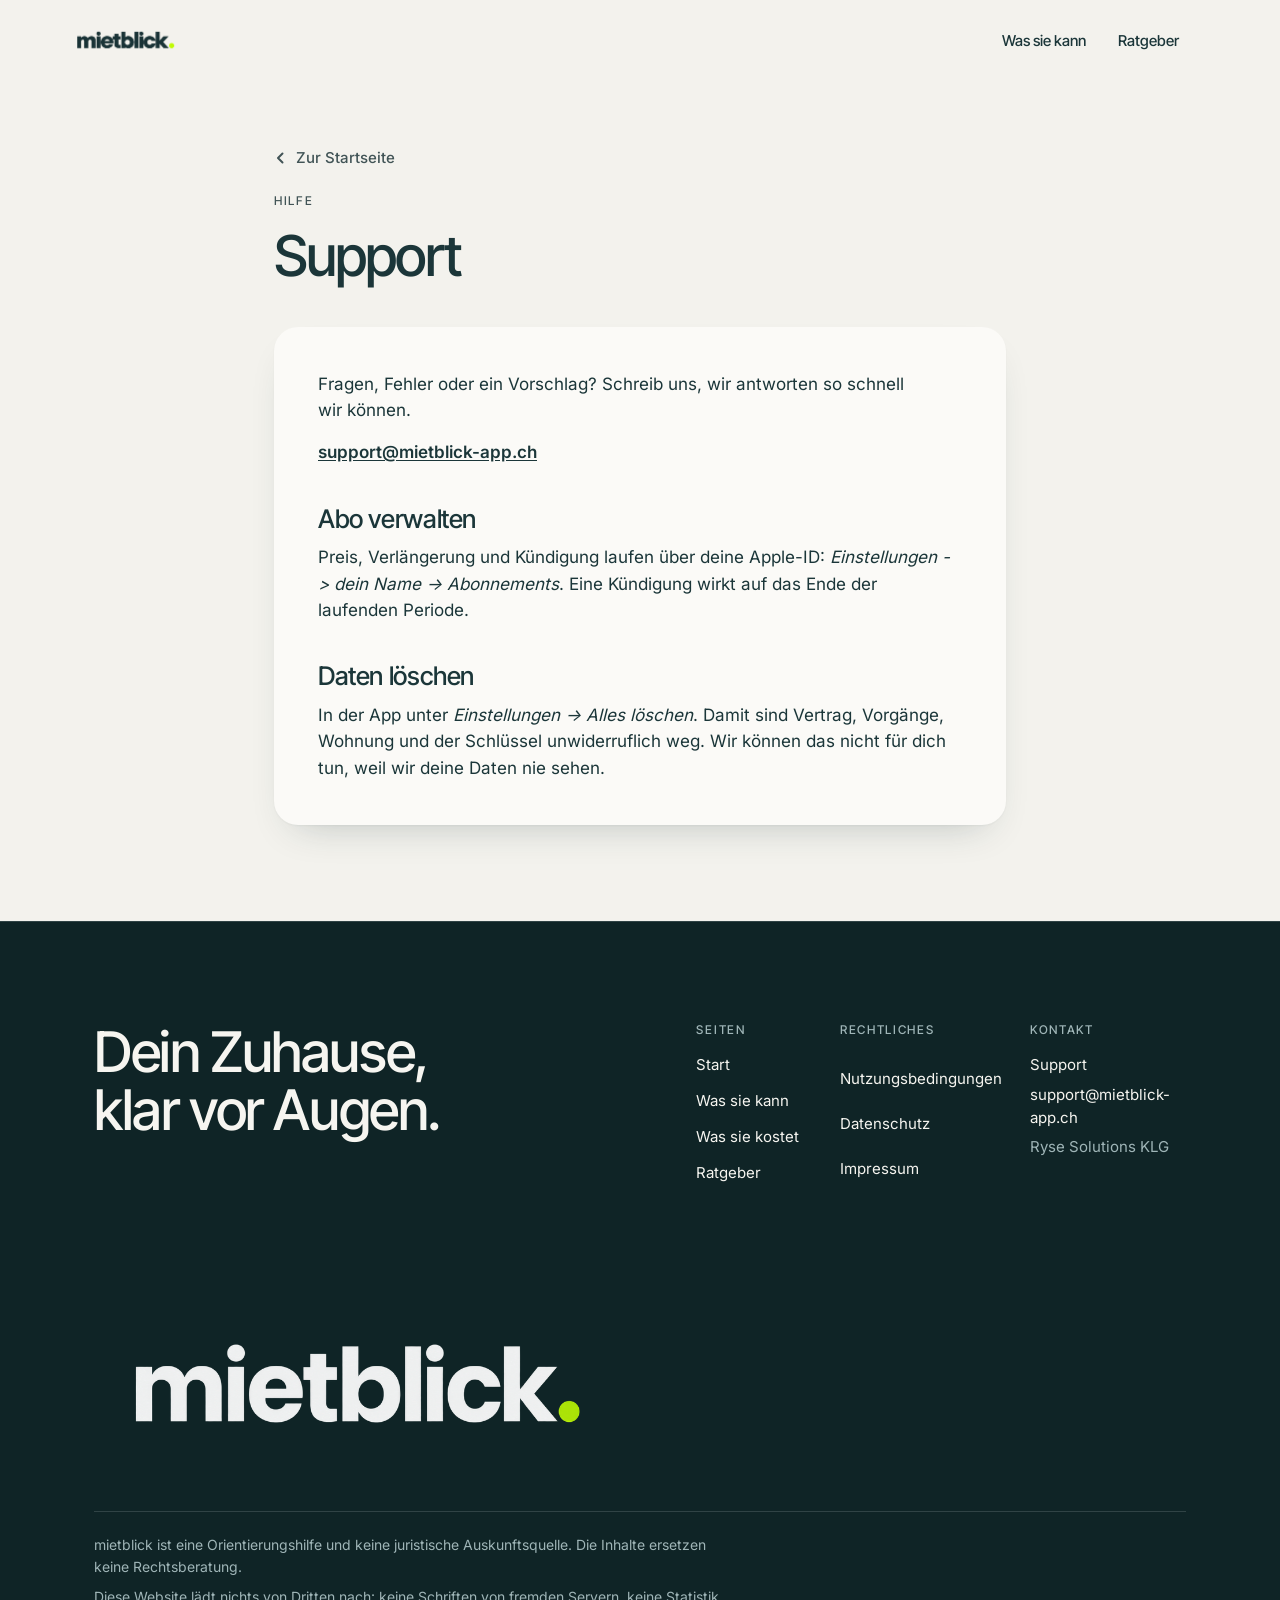
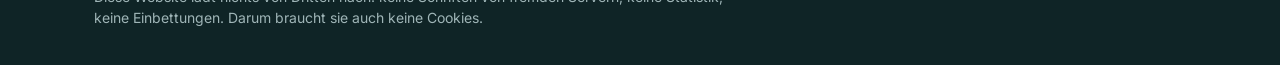
<file: support.html>
<!doctype html>
<html lang="de-CH">
<head>
<meta charset="utf-8">
<meta name="viewport" content="width=device-width,initial-scale=1">
<title>Support, mietblick</title>
<meta name="description" content="Hilfe zu mietblick: Kontakt, Abo verwalten, Daten löschen.">
<meta name="theme-color" content="#F7FBFF" media="(prefers-color-scheme: light)">
<meta name="theme-color" content="#0F2426" media="(prefers-color-scheme: dark)">
<meta property="og:type" content="website">
<meta property="og:site_name" content="mietblick">
<meta property="og:title" content="Support, mietblick">
<meta property="og:description" content="Hilfe zu mietblick: Kontakt, Abo verwalten, Daten löschen.">
<meta property="og:locale" content="de_CH">
<meta property="og:url" content="https://mietblick-app.ch/support.html">
<meta property="og:image" content="https://mietblick-app.ch/assets/appicon.png">
<meta name="twitter:card" content="summary">
<link rel="canonical" href="https://mietblick-app.ch/support.html">
<link rel="icon" href="assets/icon.png">
<link rel="apple-touch-icon" href="assets/icon.png">
<link rel="stylesheet" href="assets/app.css">
<link rel="preload" as="font" type="font/woff2" href="assets/fonts/inter-latin.woff2" crossorigin>
<link rel="preload" as="font" type="font/woff2" href="assets/fonts/inter-tight-latin.woff2" crossorigin>
<script>/* Sicherheitsnetz: js schaltet die Animationen ein. Meldet sich das Hauptskript kurz
   nach dem Laden nicht, wird js wieder entfernt, damit kein Inhalt unsichtbar bleibt. */
(function(){var d=document,w=window,h=d.documentElement;h.classList.add('js');
function pruefen(){if(!w.__animBereit){h.classList.remove('js');}}
w.addEventListener('load',function(){setTimeout(pruefen,800);},false);
setTimeout(pruefen,4000);})();</script>
<script type="application/ld+json">{"@context":"https://schema.org","@graph":[{"@type":"Organization","@id":"https://mietblick-app.ch/#organisation","name":"Ryse Solutions KLG","url":"https://mietblick-app.ch/","email":"support@mietblick-app.ch","address":{"@type":"PostalAddress","streetAddress":"Talackerstrasse 15","postalCode":"5037","addressLocality":"Muhen","addressCountry":"CH"},"identifier":{"@type":"PropertyValue","propertyID":"UID","value":"CHE-268.832.753"}},{"@type":"WebSite","@id":"https://mietblick-app.ch/#website","url":"https://mietblick-app.ch/","name":"mietblick","description":"Mietrecht verstehen, Fristen rechnen, Wohnung dokumentieren. Für Mieterinnen und Mieter in der Schweiz.","inLanguage":"de-CH","publisher":{"@id":"https://mietblick-app.ch/#organisation"}},{"@type":"WebPage","@id":"https://mietblick-app.ch/support.html#seite","url":"https://mietblick-app.ch/support.html","name":"Support","description":"Hilfe zu mietblick: Kontakt, Abo verwalten, Daten löschen.","inLanguage":"de-CH","isPartOf":{"@id":"https://mietblick-app.ch/#website"}},{"@type":"BreadcrumbList","@id":"https://mietblick-app.ch/support.html#krumen","itemListElement":[{"@type":"ListItem","position":1,"name":"Start","item":"https://mietblick-app.ch/"},{"@type":"ListItem","position":2,"name":"Support","item":"https://mietblick-app.ch/support.html"}]}]}</script>
</head>
<body>
<a class="skip" href="#inhalt">Zum Inhalt</a>
<div class="progress" aria-hidden="true"></div>
<header class="top"><div class="top-in">
<a class="brand" href="index.html" aria-label="mietblick, zur Startseite">
<img class="on-light" src="assets/wortmarke-petrol.png" alt="mietblick" width="900" height="240">
<img class="on-dark" src="assets/wortmarke-weiss.png" alt="" aria-hidden="true" width="900" height="240">
</a>
<nav class="top-nav" aria-label="Hauptnavigation">
<a href="index.html#funktionen">Was sie kann</a>
<a href="ratgeber/">Ratgeber</a>
</nav>
<div class="top-right">
<a class="btn btn-primary btn-sm" href="index.html#preis">Was sie kostet</a>
<button class="burger" type="button" aria-expanded="false" aria-controls="menu" aria-label="Menü öffnen"><span></span></button>
</div>
<div class="menu" id="menu" hidden>
<a href="index.html#funktionen">Was sie kann</a>
<a href="ratgeber/">Ratgeber</a>
<a href="index.html#preis">Was sie kostet</a>
<a class="sub" href="support.html">Support</a>
<a class="sub" href="nutzungsbedingungen.html">Nutzungsbedingungen</a>
<a class="sub" href="datenschutz.html">Datenschutz</a>
<a class="sub" href="impressum.html">Impressum</a>
</div>
</div></header>
<script>(function(){var b=document.querySelector('.burger'),m=document.getElementById('menu');if(!b||!m)return;
function setz(offen){b.setAttribute('aria-expanded',offen?'true':'false');b.setAttribute('aria-label',offen?'Menü schliessen':'Menü öffnen');if(offen){m.removeAttribute('hidden');}else{m.setAttribute('hidden','');}}
b.addEventListener('click',function(){setz(b.getAttribute('aria-expanded')!=='true');});
document.addEventListener('keydown',function(e){if(e.key==='Escape'&&b.getAttribute('aria-expanded')==='true'){setz(false);b.focus();}});
m.addEventListener('click',function(e){if(e.target.tagName==='A')setz(false);});})();</script>
<main id="inhalt">
<section class="doc-head"><div class="shell narrow"><a class="doc-back" href="index.html"><svg width="14" height="14" viewBox="0 0 14 14" fill="none" aria-hidden="true"><path d="M8.5 2.5 4 7l4.5 4.5" stroke="currentColor" stroke-width="2" stroke-linecap="round" stroke-linejoin="round"/></svg>Zur Startseite</a><span class="eyebrow">Hilfe</span><h1>Support</h1></div></section><div class="shell narrow"><article class="doc"><p>Fragen, Fehler oder ein Vorschlag? Schreib uns, wir antworten so schnell wir können.</p>
<p><strong><a href="mailto:support@mietblick-app.ch">support@mietblick-app.ch</a></strong></p>
<h2>Abo verwalten</h2>
<p>Preis, Verlängerung und Kündigung laufen über deine Apple-ID: <em>Einstellungen -&gt; dein Name -&gt; Abonnements</em>. Eine Kündigung wirkt auf das Ende der laufenden Periode.</p>
<h2>Daten löschen</h2>
<p>In der App unter <em>Einstellungen -&gt; Alles löschen</em>. Damit sind Vertrag, Vorgänge, Wohnung und der Schlüssel unwiderruflich weg. Wir können das nicht für dich tun, weil wir deine Daten nie sehen.</p></article></div>
</main>
<footer id="mehr"><div class="shell">
<div class="foot-top">
<p class="foot-claim">Dein Zuhause,<br>klar vor Augen.</p>
<div class="foot-cols">
<nav aria-label="Seiten"><h2 class="foot-h">Seiten</h2>
<a href="index.html">Start</a>
<a href="index.html#funktionen">Was sie kann</a>
<a href="index.html#preis">Was sie kostet</a>
<a href="ratgeber/">Ratgeber</a>
</nav>
<nav aria-label="Rechtliches"><h2 class="foot-h">Rechtliches</h2>
<a href="nutzungsbedingungen.html">Nutzungsbedingungen</a>
<a href="datenschutz.html">Datenschutz</a>
<a href="impressum.html">Impressum</a>
</nav>
<div><h2 class="foot-h">Kontakt</h2>
<a href="support.html">Support</a>
<a href="mailto:support@mietblick-app.ch">support@mietblick-app.ch</a>
<p>Ryse Solutions KLG</p>
</div>
</div>
</div>
<a class="brand foot-brand" href="index.html" aria-label="mietblick, zur Startseite"><img src="assets/wortmarke-weiss.png" alt="mietblick" width="900" height="240"></a>
<div class="foot-legal">
<p>mietblick ist eine Orientierungshilfe und keine juristische Auskunftsquelle. Die Inhalte ersetzen keine Rechtsberatung.</p>
<p>Diese Website lädt nichts von Dritten nach: keine Schriften von fremden Servern, keine Statistik, keine Einbettungen. Darum braucht sie auch keine Cookies.</p>
</div>
</div></footer>
<script>
(function(){
  var doc=document.documentElement;
  var reduce=matchMedia('(prefers-reduced-motion: reduce)');
  var top=document.querySelector('.top');
  var bar=document.querySelector('.progress');
  var pars=[].slice.call(document.querySelectorAll('[data-par]'));
  var ticking=false;
  window.__animBereit=1; /* Hauptskript laeuft: Sicherheitsnetz darf js nicht entfernen */

  function frame(){
    ticking=false;
    var y=window.scrollY||0;
    if(top) top.classList.toggle('stuck', y>4);
    if(bar){
      var max=doc.scrollHeight-window.innerHeight;
      bar.style.width=(max>0?Math.min(1,Math.max(0,y/max))*100:0)+'%';
    }
    if(!reduce.matches){
      var vh=window.innerHeight;
      for(var i=0;i<pars.length;i++){
        var el=pars[i], r=el.getBoundingClientRect();
        if(r.bottom<-150||r.top>vh+150) continue;
        var mid=(r.top+r.height/2-vh/2)/vh;
        var k=parseFloat(el.getAttribute('data-par'))||1;
        el.style.transform='translate3d(0,'+(mid*-k*30).toFixed(2)+'px,0)';
      }
    }
  }
  function onScroll(){ if(!ticking){ ticking=true; requestAnimationFrame(frame); } }
  frame();
  addEventListener('scroll',onScroll,{passive:true});
  addEventListener('resize',onScroll,{passive:true});

  // Die Zahl zaehlt hoch, sobald die Karte sichtbar wird
  function countUp(el){
    var to=parseInt(el.getAttribute('data-count'),10);
    if(!to||reduce.matches){ return; }
    var t0=null, dur=1000;
    function step(t){
      if(t0===null) t0=t;
      var p=Math.min(1,(t-t0)/dur);
      el.textContent=String(Math.round(to*(1-Math.pow(1-p,3))));
      if(p<1) requestAnimationFrame(step);
    }
    requestAnimationFrame(step);
  }

  var items=document.querySelectorAll('.reveal,.feature-art,.beats,[data-count]');
  if(!items.length) return;
  if(!('IntersectionObserver' in window)){
    for(var j=0;j<items.length;j++){
      items[j].classList.add('in');
      if(items[j].hasAttribute('data-count')) countUp(items[j]);
    }
    return;
  }
  var io=new IntersectionObserver(function(entries){
    entries.forEach(function(e){
      if(!e.isIntersecting) return;
      var el=e.target;
      var d=parseInt(el.getAttribute('data-d')||'0',10);
      if(d) el.style.transitionDelay=(d*60)+'ms';
      el.classList.add('in');
      if(el.hasAttribute('data-count')) countUp(el);
      io.unobserve(el);
    });
  },{rootMargin:'0px 0px -12% 0px',threshold:0});
  for(var k=0;k<items.length;k++) io.observe(items[k]);
})();
</script>
</body>
</html>
</file>
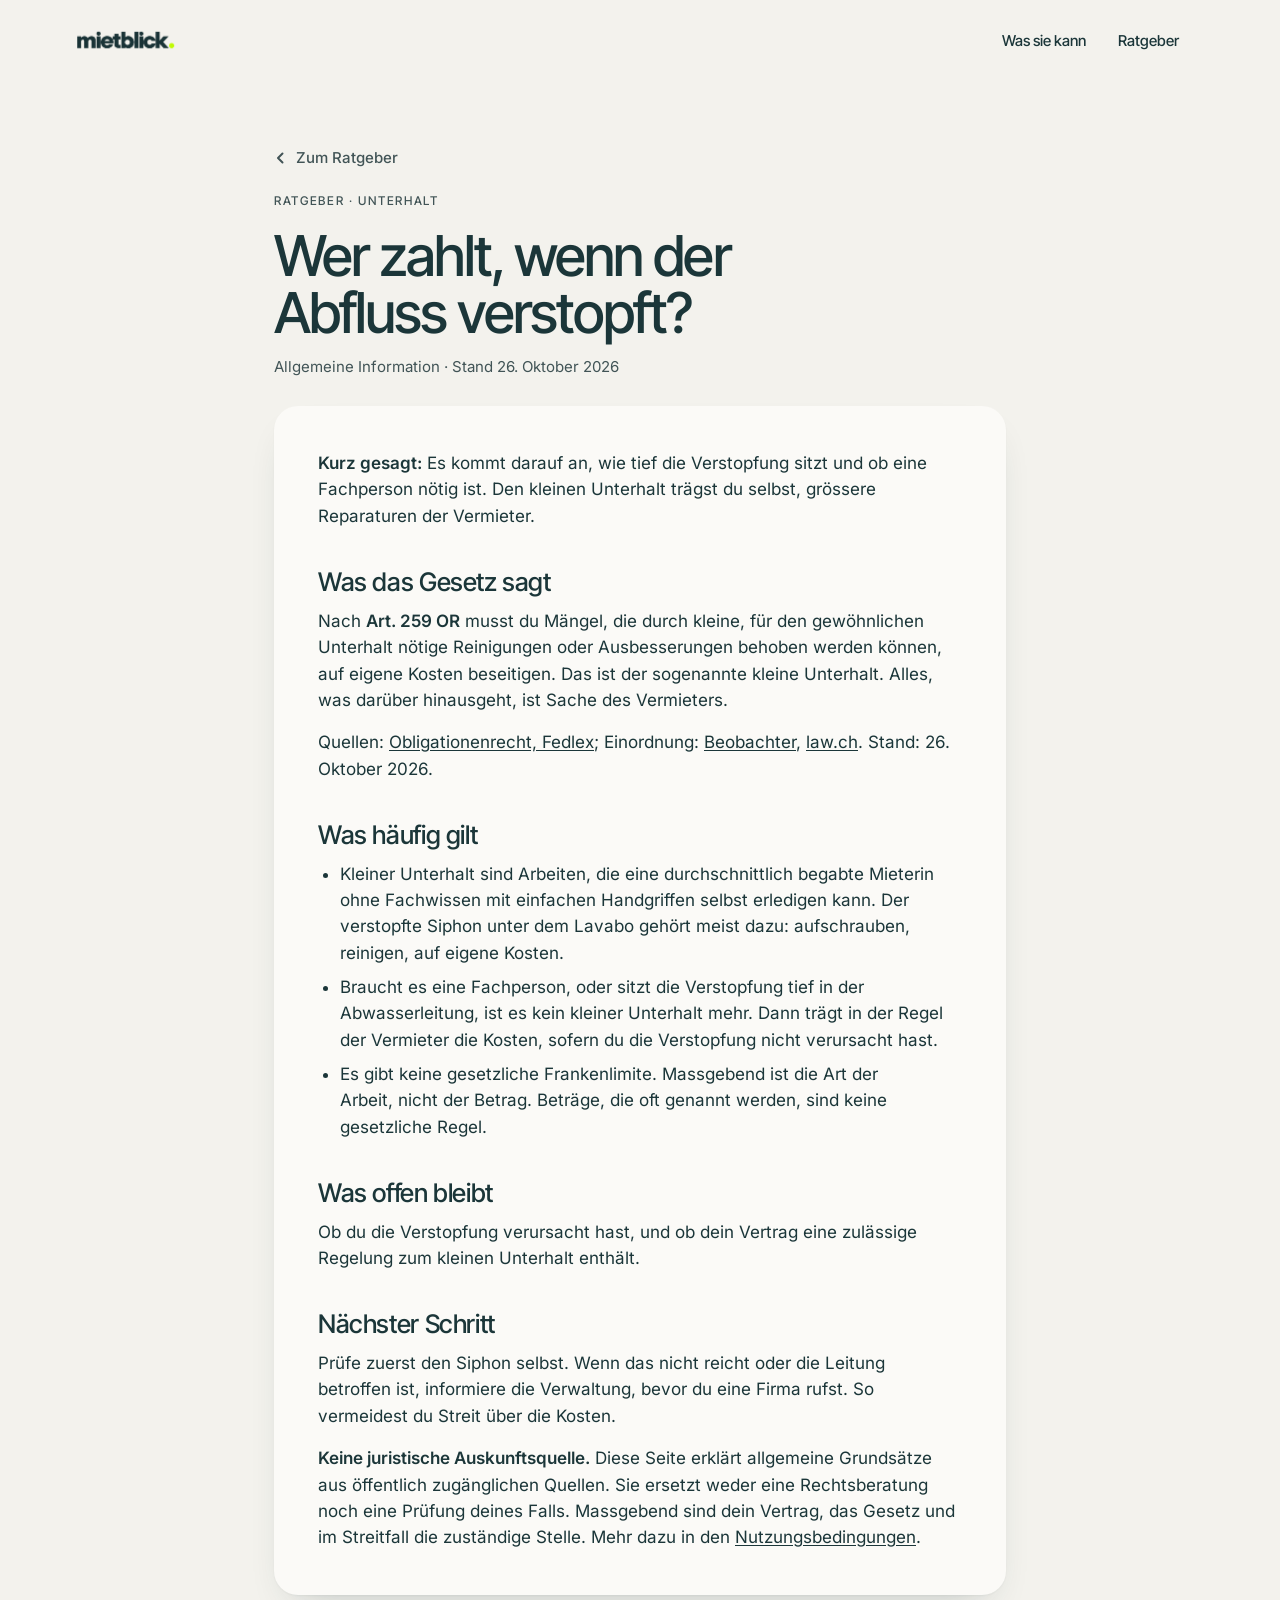
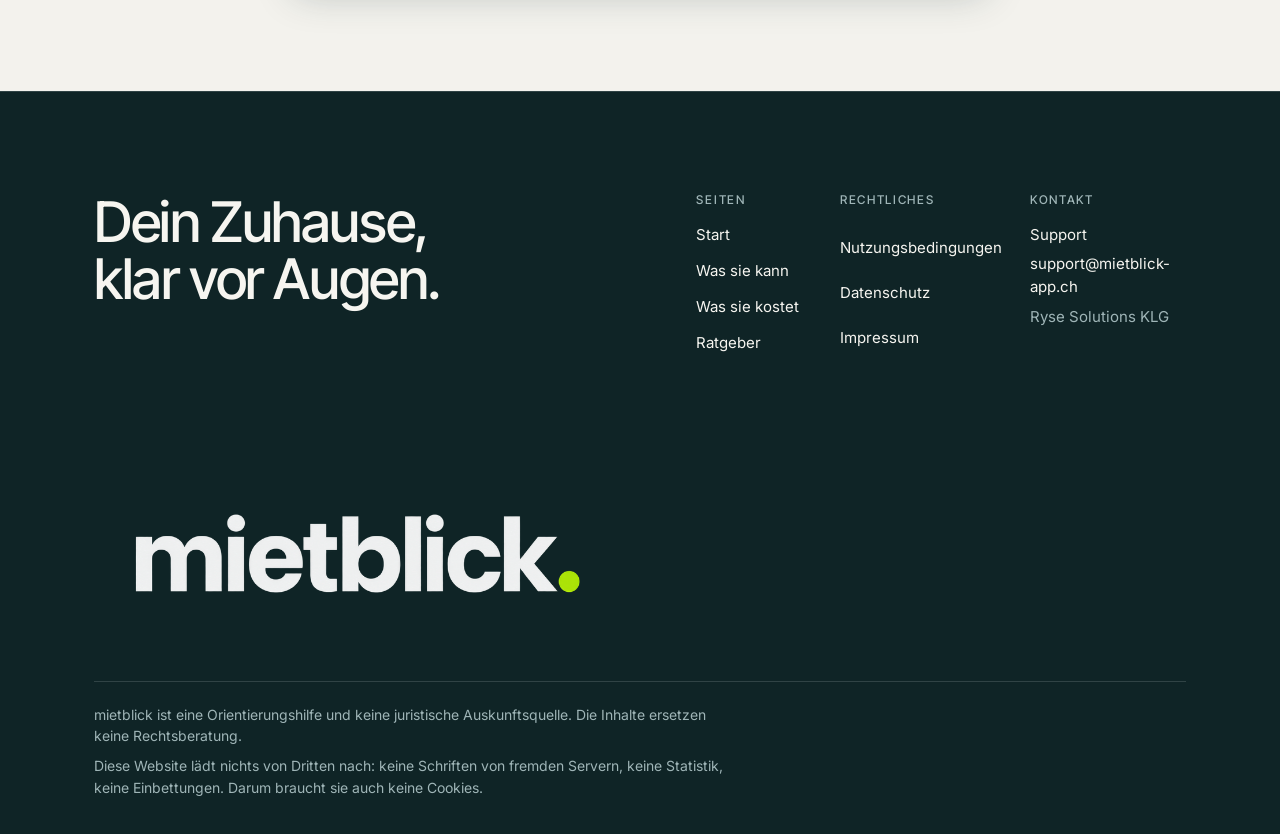
<file: ratgeber/abfluss.html>
<!doctype html>
<html lang="de-CH">
<head>
<meta charset="utf-8">
<meta name="viewport" content="width=device-width,initial-scale=1">
<title>Wer zahlt, wenn der Abfluss verstopft? | mietblick</title>
<meta name="description" content="Kleiner Unterhalt nach Art. 259 OR: was du selbst trägst, wann der Vermieter zahlt, und warum es keine feste Frankenlimite gibt.">
<meta name="theme-color" content="#F7FBFF" media="(prefers-color-scheme: light)">
<meta name="theme-color" content="#0F2426" media="(prefers-color-scheme: dark)">
<meta property="og:type" content="website">
<meta property="og:site_name" content="mietblick">
<meta property="og:title" content="Wer zahlt, wenn der Abfluss verstopft?">
<meta property="og:description" content="Kleiner Unterhalt nach Art. 259 OR: was du selbst trägst, wann der Vermieter zahlt, und warum es keine feste Frankenlimite gibt.">
<meta property="og:locale" content="de_CH">
<meta property="og:url" content="https://mietblick-app.ch/ratgeber/abfluss.html">
<meta property="og:image" content="https://mietblick-app.ch/assets/og.jpg">
<meta name="twitter:card" content="summary_large_image">
<link rel="canonical" href="https://mietblick-app.ch/ratgeber/abfluss.html">
<link rel="icon" href="../assets/icon.png">
<link rel="apple-touch-icon" href="../assets/icon.png">
<link rel="stylesheet" href="../assets/app.css">
<link rel="preload" as="font" type="font/woff2" href="../assets/fonts/inter-latin.woff2" crossorigin>
<link rel="preload" as="font" type="font/woff2" href="../assets/fonts/inter-tight-latin.woff2" crossorigin>
<script>/* Sicherheitsnetz: js schaltet die Animationen ein. Meldet sich das Hauptskript kurz
   nach dem Laden nicht, wird js wieder entfernt, damit kein Inhalt unsichtbar bleibt. */
(function(){var d=document,w=window,h=d.documentElement;h.classList.add('js');
function pruefen(){if(!w.__animBereit){h.classList.remove('js');}}
w.addEventListener('load',function(){setTimeout(pruefen,800);},false);
setTimeout(pruefen,4000);})();</script>
<script type="application/ld+json">{"@context":"https://schema.org","@graph":[{"@type":"Organization","@id":"https://mietblick-app.ch/#organisation","name":"Ryse Solutions KLG","url":"https://mietblick-app.ch/","email":"support@mietblick-app.ch","address":{"@type":"PostalAddress","streetAddress":"Talackerstrasse 15","postalCode":"5037","addressLocality":"Muhen","addressCountry":"CH"},"identifier":{"@type":"PropertyValue","propertyID":"UID","value":"CHE-268.832.753"}},{"@type":"WebSite","@id":"https://mietblick-app.ch/#website","url":"https://mietblick-app.ch/","name":"mietblick","description":"Mietrecht verstehen, Fristen rechnen, Wohnung dokumentieren. Für Mieterinnen und Mieter in der Schweiz.","inLanguage":"de-CH","publisher":{"@id":"https://mietblick-app.ch/#organisation"}},{"@type":"WebPage","@id":"https://mietblick-app.ch/ratgeber/abfluss.html#seite","url":"https://mietblick-app.ch/ratgeber/abfluss.html","name":"Wer zahlt, wenn der Abfluss verstopft?","description":"Kleiner Unterhalt nach Art. 259 OR: was du selbst trägst, wann der Vermieter zahlt, und warum es keine feste Frankenlimite gibt.","inLanguage":"de-CH","isPartOf":{"@id":"https://mietblick-app.ch/#website"}},{"@type":"Article","@id":"https://mietblick-app.ch/ratgeber/abfluss.html#artikel","headline":"Wer zahlt, wenn der Abfluss verstopft?","description":"Kleiner Unterhalt nach Art. 259 OR: was du selbst trägst, wann der Vermieter zahlt, und warum es keine feste Frankenlimite gibt.","inLanguage":"de-CH","datePublished":"2026-10-26","dateModified":"2026-10-26","author":{"@id":"https://mietblick-app.ch/#organisation"},"publisher":{"@id":"https://mietblick-app.ch/#organisation"},"isPartOf":{"@id":"https://mietblick-app.ch/#website"},"mainEntityOfPage":{"@id":"https://mietblick-app.ch/ratgeber/abfluss.html#seite"}},{"@type":"BreadcrumbList","@id":"https://mietblick-app.ch/ratgeber/abfluss.html#krumen","itemListElement":[{"@type":"ListItem","position":1,"name":"Start","item":"https://mietblick-app.ch/"},{"@type":"ListItem","position":2,"name":"Ratgeber","item":"https://mietblick-app.ch/ratgeber/"},{"@type":"ListItem","position":3,"name":"Wer zahlt, wenn der Abfluss verstopft?","item":"https://mietblick-app.ch/ratgeber/abfluss.html"}]}]}</script>
</head>
<body>
<a class="skip" href="#inhalt">Zum Inhalt</a>
<div class="progress" aria-hidden="true"></div>
<header class="top"><div class="top-in">
<a class="brand" href="../index.html" aria-label="mietblick, zur Startseite">
<img class="on-light" src="../assets/wortmarke-petrol.png" alt="mietblick" width="900" height="240">
<img class="on-dark" src="../assets/wortmarke-weiss.png" alt="" aria-hidden="true" width="900" height="240">
</a>
<nav class="top-nav" aria-label="Hauptnavigation">
<a href="../index.html#funktionen">Was sie kann</a>
<a href="../ratgeber/">Ratgeber</a>
</nav>
<div class="top-right">
<a class="btn btn-primary btn-sm" href="../index.html#preis">Was sie kostet</a>
<button class="burger" type="button" aria-expanded="false" aria-controls="menu" aria-label="Menü öffnen"><span></span></button>
</div>
<div class="menu" id="menu" hidden>
<a href="../index.html#funktionen">Was sie kann</a>
<a href="../ratgeber/">Ratgeber</a>
<a href="../index.html#preis">Was sie kostet</a>
<a class="sub" href="../support.html">Support</a>
<a class="sub" href="../nutzungsbedingungen.html">Nutzungsbedingungen</a>
<a class="sub" href="../datenschutz.html">Datenschutz</a>
<a class="sub" href="../impressum.html">Impressum</a>
</div>
</div></header>
<script>(function(){var b=document.querySelector('.burger'),m=document.getElementById('menu');if(!b||!m)return;
function setz(offen){b.setAttribute('aria-expanded',offen?'true':'false');b.setAttribute('aria-label',offen?'Menü schliessen':'Menü öffnen');if(offen){m.removeAttribute('hidden');}else{m.setAttribute('hidden','');}}
b.addEventListener('click',function(){setz(b.getAttribute('aria-expanded')!=='true');});
document.addEventListener('keydown',function(e){if(e.key==='Escape'&&b.getAttribute('aria-expanded')==='true'){setz(false);b.focus();}});
m.addEventListener('click',function(e){if(e.target.tagName==='A')setz(false);});})();</script>
<main id="inhalt">
<section class="doc-head"><div class="shell narrow"><a class="doc-back" href="index.html"><svg width="14" height="14" viewBox="0 0 14 14" fill="none" aria-hidden="true"><path d="M8.5 2.5 4 7l4.5 4.5" stroke="currentColor" stroke-width="2" stroke-linecap="round" stroke-linejoin="round"/></svg>Zum Ratgeber</a><span class="eyebrow">Ratgeber · Unterhalt</span><h1>Wer zahlt, wenn der Abfluss verstopft?</h1><p class="version">Allgemeine Information · Stand 26. Oktober 2026</p></div></section>
<div class="shell narrow"><article class="doc">
<p><strong>Kurz gesagt:</strong> Es kommt darauf an, wie tief die Verstopfung sitzt und ob eine Fachperson nötig ist. Den kleinen Unterhalt trägst du selbst, grössere Reparaturen der Vermieter.</p>
<h2>Was das Gesetz sagt</h2>
<p>Nach <strong>Art.&nbsp;259 OR</strong> musst du Mängel, die durch kleine, für den gewöhnlichen Unterhalt nötige Reinigungen oder Ausbesserungen behoben werden können, auf eigene Kosten beseitigen. Das ist der sogenannte kleine Unterhalt. Alles, was darüber hinausgeht, ist Sache des Vermieters.</p>
<p>Quellen: <a href="https://www.fedlex.admin.ch/eli/cc/27/317_321_377/de" rel="noopener">Obligationenrecht, Fedlex</a>; Einordnung: <a href="https://www.beobachter.ch/wohnen/miete/verstopfter-abfluss-zahlen-mieter-fur-die-reinigung" rel="noopener">Beobachter</a>, <a href="https://law.ch/lawinfo/mietzinshinterlegung/der-mangel-der-mietsache/maengel-waehrend-der-mietdauer/" rel="noopener">law.ch</a>. Stand: 26. Oktober 2026.</p>
<h2>Was häufig gilt</h2>
<ul>
<li>Kleiner Unterhalt sind Arbeiten, die eine durchschnittlich begabte Mieterin ohne Fachwissen mit einfachen Handgriffen selbst erledigen kann. Der verstopfte Siphon unter dem Lavabo gehört meist dazu: aufschrauben, reinigen, auf eigene Kosten.</li>
<li>Braucht es eine Fachperson, oder sitzt die Verstopfung tief in der Abwasserleitung, ist es kein kleiner Unterhalt mehr. Dann trägt in der Regel der Vermieter die Kosten, sofern du die Verstopfung nicht verursacht hast.</li>
<li>Es gibt keine gesetzliche Frankenlimite. Massgebend ist die Art der Arbeit, nicht der Betrag. Beträge, die oft genannt werden, sind keine gesetzliche Regel.</li>
</ul>
<h2>Was offen bleibt</h2>
<p>Ob du die Verstopfung verursacht hast, und ob dein Vertrag eine zulässige Regelung zum kleinen Unterhalt enthält.</p>
<h2>Nächster Schritt</h2>
<p>Prüfe zuerst den Siphon selbst. Wenn das nicht reicht oder die Leitung betroffen ist, informiere die Verwaltung, bevor du eine Firma rufst. So vermeidest du Streit über die Kosten.</p>
<p class="hinweis"><strong>Keine juristische Auskunftsquelle.</strong> Diese Seite erklärt allgemeine Grundsätze aus öffentlich zugänglichen Quellen. Sie ersetzt weder eine Rechtsberatung noch eine Prüfung deines Falls. Massgebend sind dein Vertrag, das Gesetz und im Streitfall die zuständige Stelle. Mehr dazu in den <a href="../nutzungsbedingungen.html">Nutzungsbedingungen</a>.</p>
</article></div>
</main>
<footer id="mehr"><div class="shell">
<div class="foot-top">
<p class="foot-claim">Dein Zuhause,<br>klar vor Augen.</p>
<div class="foot-cols">
<nav aria-label="Seiten"><h2 class="foot-h">Seiten</h2>
<a href="../index.html">Start</a>
<a href="../index.html#funktionen">Was sie kann</a>
<a href="../index.html#preis">Was sie kostet</a>
<a href="../ratgeber/">Ratgeber</a>
</nav>
<nav aria-label="Rechtliches"><h2 class="foot-h">Rechtliches</h2>
<a href="../nutzungsbedingungen.html">Nutzungsbedingungen</a>
<a href="../datenschutz.html">Datenschutz</a>
<a href="../impressum.html">Impressum</a>
</nav>
<div><h2 class="foot-h">Kontakt</h2>
<a href="../support.html">Support</a>
<a href="mailto:support@mietblick-app.ch">support@mietblick-app.ch</a>
<p>Ryse Solutions KLG</p>
</div>
</div>
</div>
<a class="brand foot-brand" href="../index.html" aria-label="mietblick, zur Startseite"><img src="../assets/wortmarke-weiss.png" alt="mietblick" width="900" height="240"></a>
<div class="foot-legal">
<p>mietblick ist eine Orientierungshilfe und keine juristische Auskunftsquelle. Die Inhalte ersetzen keine Rechtsberatung.</p>
<p>Diese Website lädt nichts von Dritten nach: keine Schriften von fremden Servern, keine Statistik, keine Einbettungen. Darum braucht sie auch keine Cookies.</p>
</div>
</div></footer>
<script>
(function(){
  var doc=document.documentElement;
  var reduce=matchMedia('(prefers-reduced-motion: reduce)');
  var top=document.querySelector('.top');
  var bar=document.querySelector('.progress');
  var pars=[].slice.call(document.querySelectorAll('[data-par]'));
  var ticking=false;
  window.__animBereit=1; /* Hauptskript laeuft: Sicherheitsnetz darf js nicht entfernen */

  function frame(){
    ticking=false;
    var y=window.scrollY||0;
    if(top) top.classList.toggle('stuck', y>4);
    if(bar){
      var max=doc.scrollHeight-window.innerHeight;
      bar.style.width=(max>0?Math.min(1,Math.max(0,y/max))*100:0)+'%';
    }
    if(!reduce.matches){
      var vh=window.innerHeight;
      for(var i=0;i<pars.length;i++){
        var el=pars[i], r=el.getBoundingClientRect();
        if(r.bottom<-150||r.top>vh+150) continue;
        var mid=(r.top+r.height/2-vh/2)/vh;
        var k=parseFloat(el.getAttribute('data-par'))||1;
        el.style.transform='translate3d(0,'+(mid*-k*30).toFixed(2)+'px,0)';
      }
    }
  }
  function onScroll(){ if(!ticking){ ticking=true; requestAnimationFrame(frame); } }
  frame();
  addEventListener('scroll',onScroll,{passive:true});
  addEventListener('resize',onScroll,{passive:true});

  // Die Zahl zaehlt hoch, sobald die Karte sichtbar wird
  function countUp(el){
    var to=parseInt(el.getAttribute('data-count'),10);
    if(!to||reduce.matches){ return; }
    var t0=null, dur=1000;
    function step(t){
      if(t0===null) t0=t;
      var p=Math.min(1,(t-t0)/dur);
      el.textContent=String(Math.round(to*(1-Math.pow(1-p,3))));
      if(p<1) requestAnimationFrame(step);
    }
    requestAnimationFrame(step);
  }

  var items=document.querySelectorAll('.reveal,.feature-art,.beats,[data-count]');
  if(!items.length) return;
  if(!('IntersectionObserver' in window)){
    for(var j=0;j<items.length;j++){
      items[j].classList.add('in');
      if(items[j].hasAttribute('data-count')) countUp(items[j]);
    }
    return;
  }
  var io=new IntersectionObserver(function(entries){
    entries.forEach(function(e){
      if(!e.isIntersecting) return;
      var el=e.target;
      var d=parseInt(el.getAttribute('data-d')||'0',10);
      if(d) el.style.transitionDelay=(d*60)+'ms';
      el.classList.add('in');
      if(el.hasAttribute('data-count')) countUp(el);
      io.unobserve(el);
    });
  },{rootMargin:'0px 0px -12% 0px',threshold:0});
  for(var k=0;k<items.length;k++) io.observe(items[k]);
})();
</script>
</body>
</html>
</file>
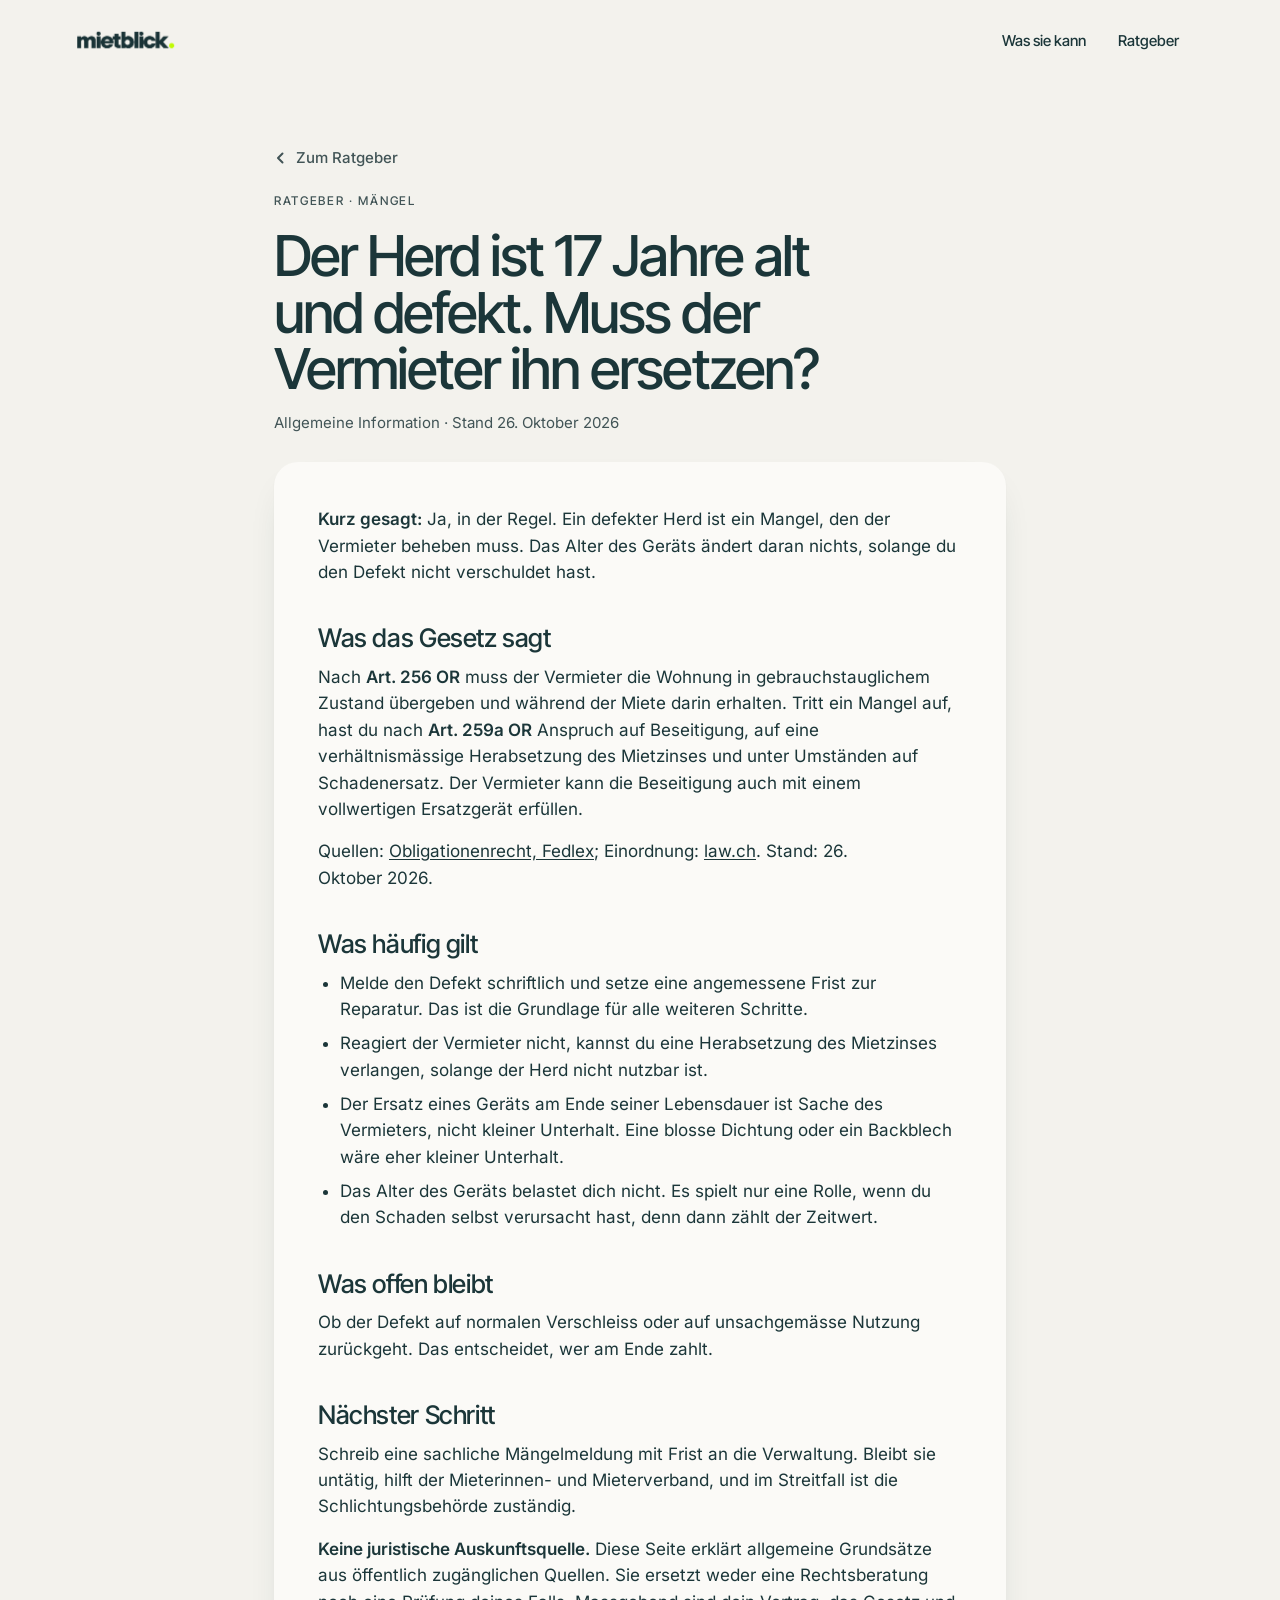
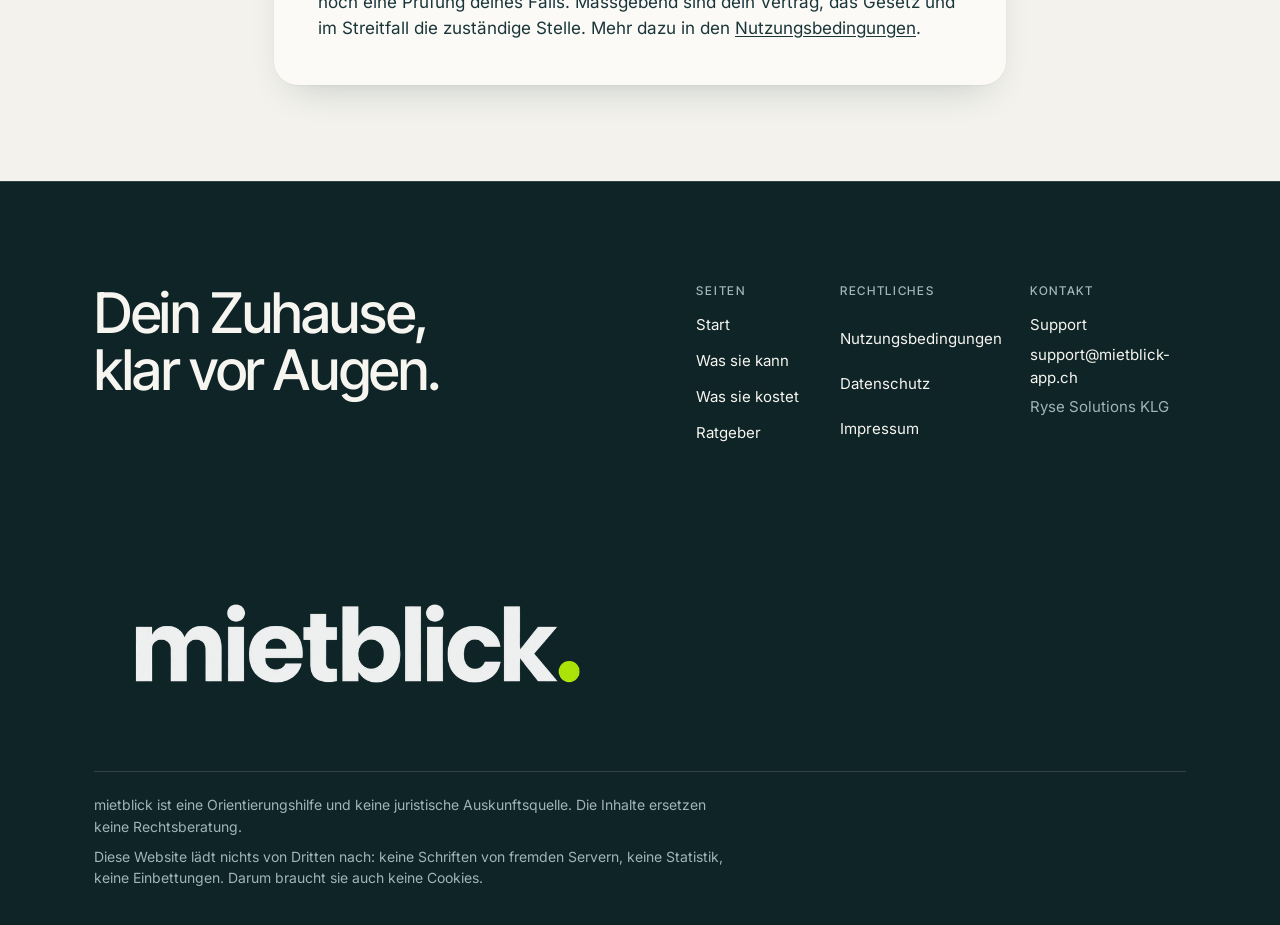
<file: ratgeber/herd.html>
<!doctype html>
<html lang="de-CH">
<head>
<meta charset="utf-8">
<meta name="viewport" content="width=device-width,initial-scale=1">
<title>Der Herd ist 17&nbsp;Jahre alt und defekt. Muss der Vermieter ihn ersetzen? | mietblick</title>
<meta name="description" content="Ein defekter Herd ist ein Mangel. Was Art. 256 und 259a OR dir geben: Reparatur, Mietzinsreduktion, Ersatz.">
<meta name="theme-color" content="#F7FBFF" media="(prefers-color-scheme: light)">
<meta name="theme-color" content="#0F2426" media="(prefers-color-scheme: dark)">
<meta property="og:type" content="website">
<meta property="og:site_name" content="mietblick">
<meta property="og:title" content="Der Herd ist 17 Jahre alt und defekt. Muss der Vermieter ihn ersetzen?">
<meta property="og:description" content="Ein defekter Herd ist ein Mangel. Was Art. 256 und 259a OR dir geben: Reparatur, Mietzinsreduktion, Ersatz.">
<meta property="og:locale" content="de_CH">
<meta property="og:url" content="https://mietblick-app.ch/ratgeber/herd.html">
<meta property="og:image" content="https://mietblick-app.ch/assets/og.jpg">
<meta name="twitter:card" content="summary_large_image">
<link rel="canonical" href="https://mietblick-app.ch/ratgeber/herd.html">
<link rel="icon" href="../assets/icon.png">
<link rel="apple-touch-icon" href="../assets/icon.png">
<link rel="stylesheet" href="../assets/app.css">
<link rel="preload" as="font" type="font/woff2" href="../assets/fonts/inter-latin.woff2" crossorigin>
<link rel="preload" as="font" type="font/woff2" href="../assets/fonts/inter-tight-latin.woff2" crossorigin>
<script>/* Sicherheitsnetz: js schaltet die Animationen ein. Meldet sich das Hauptskript kurz
   nach dem Laden nicht, wird js wieder entfernt, damit kein Inhalt unsichtbar bleibt. */
(function(){var d=document,w=window,h=d.documentElement;h.classList.add('js');
function pruefen(){if(!w.__animBereit){h.classList.remove('js');}}
w.addEventListener('load',function(){setTimeout(pruefen,800);},false);
setTimeout(pruefen,4000);})();</script>
<script type="application/ld+json">{"@context":"https://schema.org","@graph":[{"@type":"Organization","@id":"https://mietblick-app.ch/#organisation","name":"Ryse Solutions KLG","url":"https://mietblick-app.ch/","email":"support@mietblick-app.ch","address":{"@type":"PostalAddress","streetAddress":"Talackerstrasse 15","postalCode":"5037","addressLocality":"Muhen","addressCountry":"CH"},"identifier":{"@type":"PropertyValue","propertyID":"UID","value":"CHE-268.832.753"}},{"@type":"WebSite","@id":"https://mietblick-app.ch/#website","url":"https://mietblick-app.ch/","name":"mietblick","description":"Mietrecht verstehen, Fristen rechnen, Wohnung dokumentieren. Für Mieterinnen und Mieter in der Schweiz.","inLanguage":"de-CH","publisher":{"@id":"https://mietblick-app.ch/#organisation"}},{"@type":"WebPage","@id":"https://mietblick-app.ch/ratgeber/herd.html#seite","url":"https://mietblick-app.ch/ratgeber/herd.html","name":"Der Herd ist 17 Jahre alt und defekt. Muss der Vermieter ihn ersetzen?","description":"Ein defekter Herd ist ein Mangel. Was Art. 256 und 259a OR dir geben: Reparatur, Mietzinsreduktion, Ersatz.","inLanguage":"de-CH","isPartOf":{"@id":"https://mietblick-app.ch/#website"}},{"@type":"Article","@id":"https://mietblick-app.ch/ratgeber/herd.html#artikel","headline":"Der Herd ist 17 Jahre alt und defekt. Muss der Vermieter ihn ersetzen?","description":"Ein defekter Herd ist ein Mangel. Was Art. 256 und 259a OR dir geben: Reparatur, Mietzinsreduktion, Ersatz.","inLanguage":"de-CH","datePublished":"2026-10-26","dateModified":"2026-10-26","author":{"@id":"https://mietblick-app.ch/#organisation"},"publisher":{"@id":"https://mietblick-app.ch/#organisation"},"isPartOf":{"@id":"https://mietblick-app.ch/#website"},"mainEntityOfPage":{"@id":"https://mietblick-app.ch/ratgeber/herd.html#seite"}},{"@type":"BreadcrumbList","@id":"https://mietblick-app.ch/ratgeber/herd.html#krumen","itemListElement":[{"@type":"ListItem","position":1,"name":"Start","item":"https://mietblick-app.ch/"},{"@type":"ListItem","position":2,"name":"Ratgeber","item":"https://mietblick-app.ch/ratgeber/"},{"@type":"ListItem","position":3,"name":"Der Herd ist 17 Jahre alt und defekt. Muss der Vermieter ihn ersetzen?","item":"https://mietblick-app.ch/ratgeber/herd.html"}]}]}</script>
</head>
<body>
<a class="skip" href="#inhalt">Zum Inhalt</a>
<div class="progress" aria-hidden="true"></div>
<header class="top"><div class="top-in">
<a class="brand" href="../index.html" aria-label="mietblick, zur Startseite">
<img class="on-light" src="../assets/wortmarke-petrol.png" alt="mietblick" width="900" height="240">
<img class="on-dark" src="../assets/wortmarke-weiss.png" alt="" aria-hidden="true" width="900" height="240">
</a>
<nav class="top-nav" aria-label="Hauptnavigation">
<a href="../index.html#funktionen">Was sie kann</a>
<a href="../ratgeber/">Ratgeber</a>
</nav>
<div class="top-right">
<a class="btn btn-primary btn-sm" href="../index.html#preis">Was sie kostet</a>
<button class="burger" type="button" aria-expanded="false" aria-controls="menu" aria-label="Menü öffnen"><span></span></button>
</div>
<div class="menu" id="menu" hidden>
<a href="../index.html#funktionen">Was sie kann</a>
<a href="../ratgeber/">Ratgeber</a>
<a href="../index.html#preis">Was sie kostet</a>
<a class="sub" href="../support.html">Support</a>
<a class="sub" href="../nutzungsbedingungen.html">Nutzungsbedingungen</a>
<a class="sub" href="../datenschutz.html">Datenschutz</a>
<a class="sub" href="../impressum.html">Impressum</a>
</div>
</div></header>
<script>(function(){var b=document.querySelector('.burger'),m=document.getElementById('menu');if(!b||!m)return;
function setz(offen){b.setAttribute('aria-expanded',offen?'true':'false');b.setAttribute('aria-label',offen?'Menü schliessen':'Menü öffnen');if(offen){m.removeAttribute('hidden');}else{m.setAttribute('hidden','');}}
b.addEventListener('click',function(){setz(b.getAttribute('aria-expanded')!=='true');});
document.addEventListener('keydown',function(e){if(e.key==='Escape'&&b.getAttribute('aria-expanded')==='true'){setz(false);b.focus();}});
m.addEventListener('click',function(e){if(e.target.tagName==='A')setz(false);});})();</script>
<main id="inhalt">
<section class="doc-head"><div class="shell narrow"><a class="doc-back" href="index.html"><svg width="14" height="14" viewBox="0 0 14 14" fill="none" aria-hidden="true"><path d="M8.5 2.5 4 7l4.5 4.5" stroke="currentColor" stroke-width="2" stroke-linecap="round" stroke-linejoin="round"/></svg>Zum Ratgeber</a><span class="eyebrow">Ratgeber · Mängel</span><h1>Der Herd ist 17&nbsp;Jahre alt und defekt. Muss der Vermieter ihn ersetzen?</h1><p class="version">Allgemeine Information · Stand 26. Oktober 2026</p></div></section>
<div class="shell narrow"><article class="doc">
<p><strong>Kurz gesagt:</strong> Ja, in der Regel. Ein defekter Herd ist ein Mangel, den der Vermieter beheben muss. Das Alter des Geräts ändert daran nichts, solange du den Defekt nicht verschuldet hast.</p>
<h2>Was das Gesetz sagt</h2>
<p>Nach <strong>Art.&nbsp;256 OR</strong> muss der Vermieter die Wohnung in gebrauchstauglichem Zustand übergeben und während der Miete darin erhalten. Tritt ein Mangel auf, hast du nach <strong>Art.&nbsp;259a OR</strong> Anspruch auf Beseitigung, auf eine verhältnismässige Herabsetzung des Mietzinses und unter Umständen auf Schadenersatz. Der Vermieter kann die Beseitigung auch mit einem vollwertigen Ersatzgerät erfüllen.</p>
<p>Quellen: <a href="https://www.fedlex.admin.ch/eli/cc/27/317_321_377/de" rel="noopener">Obligationenrecht, Fedlex</a>; Einordnung: <a href="https://law.ch/lawinfo/mietzinshinterlegung/der-mangel-der-mietsache/maengel-waehrend-der-mietdauer/" rel="noopener">law.ch</a>. Stand: 26. Oktober 2026.</p>
<h2>Was häufig gilt</h2>
<ul>
<li>Melde den Defekt schriftlich und setze eine angemessene Frist zur Reparatur. Das ist die Grundlage für alle weiteren Schritte.</li>
<li>Reagiert der Vermieter nicht, kannst du eine Herabsetzung des Mietzinses verlangen, solange der Herd nicht nutzbar ist.</li>
<li>Der Ersatz eines Geräts am Ende seiner Lebensdauer ist Sache des Vermieters, nicht kleiner Unterhalt. Eine blosse Dichtung oder ein Backblech wäre eher kleiner Unterhalt.</li>
<li>Das Alter des Geräts belastet dich nicht. Es spielt nur eine Rolle, wenn du den Schaden selbst verursacht hast, denn dann zählt der Zeitwert.</li>
</ul>
<h2>Was offen bleibt</h2>
<p>Ob der Defekt auf normalen Verschleiss oder auf unsachgemässe Nutzung zurückgeht. Das entscheidet, wer am Ende zahlt.</p>
<h2>Nächster Schritt</h2>
<p>Schreib eine sachliche Mängelmeldung mit Frist an die Verwaltung. Bleibt sie untätig, hilft der Mieterinnen- und Mieterverband, und im Streitfall ist die Schlichtungsbehörde zuständig.</p>
<p class="hinweis"><strong>Keine juristische Auskunftsquelle.</strong> Diese Seite erklärt allgemeine Grundsätze aus öffentlich zugänglichen Quellen. Sie ersetzt weder eine Rechtsberatung noch eine Prüfung deines Falls. Massgebend sind dein Vertrag, das Gesetz und im Streitfall die zuständige Stelle. Mehr dazu in den <a href="../nutzungsbedingungen.html">Nutzungsbedingungen</a>.</p>
</article></div>
</main>
<footer id="mehr"><div class="shell">
<div class="foot-top">
<p class="foot-claim">Dein Zuhause,<br>klar vor Augen.</p>
<div class="foot-cols">
<nav aria-label="Seiten"><h2 class="foot-h">Seiten</h2>
<a href="../index.html">Start</a>
<a href="../index.html#funktionen">Was sie kann</a>
<a href="../index.html#preis">Was sie kostet</a>
<a href="../ratgeber/">Ratgeber</a>
</nav>
<nav aria-label="Rechtliches"><h2 class="foot-h">Rechtliches</h2>
<a href="../nutzungsbedingungen.html">Nutzungsbedingungen</a>
<a href="../datenschutz.html">Datenschutz</a>
<a href="../impressum.html">Impressum</a>
</nav>
<div><h2 class="foot-h">Kontakt</h2>
<a href="../support.html">Support</a>
<a href="mailto:support@mietblick-app.ch">support@mietblick-app.ch</a>
<p>Ryse Solutions KLG</p>
</div>
</div>
</div>
<a class="brand foot-brand" href="../index.html" aria-label="mietblick, zur Startseite"><img src="../assets/wortmarke-weiss.png" alt="mietblick" width="900" height="240"></a>
<div class="foot-legal">
<p>mietblick ist eine Orientierungshilfe und keine juristische Auskunftsquelle. Die Inhalte ersetzen keine Rechtsberatung.</p>
<p>Diese Website lädt nichts von Dritten nach: keine Schriften von fremden Servern, keine Statistik, keine Einbettungen. Darum braucht sie auch keine Cookies.</p>
</div>
</div></footer>
<script>
(function(){
  var doc=document.documentElement;
  var reduce=matchMedia('(prefers-reduced-motion: reduce)');
  var top=document.querySelector('.top');
  var bar=document.querySelector('.progress');
  var pars=[].slice.call(document.querySelectorAll('[data-par]'));
  var ticking=false;
  window.__animBereit=1; /* Hauptskript laeuft: Sicherheitsnetz darf js nicht entfernen */

  function frame(){
    ticking=false;
    var y=window.scrollY||0;
    if(top) top.classList.toggle('stuck', y>4);
    if(bar){
      var max=doc.scrollHeight-window.innerHeight;
      bar.style.width=(max>0?Math.min(1,Math.max(0,y/max))*100:0)+'%';
    }
    if(!reduce.matches){
      var vh=window.innerHeight;
      for(var i=0;i<pars.length;i++){
        var el=pars[i], r=el.getBoundingClientRect();
        if(r.bottom<-150||r.top>vh+150) continue;
        var mid=(r.top+r.height/2-vh/2)/vh;
        var k=parseFloat(el.getAttribute('data-par'))||1;
        el.style.transform='translate3d(0,'+(mid*-k*30).toFixed(2)+'px,0)';
      }
    }
  }
  function onScroll(){ if(!ticking){ ticking=true; requestAnimationFrame(frame); } }
  frame();
  addEventListener('scroll',onScroll,{passive:true});
  addEventListener('resize',onScroll,{passive:true});

  // Die Zahl zaehlt hoch, sobald die Karte sichtbar wird
  function countUp(el){
    var to=parseInt(el.getAttribute('data-count'),10);
    if(!to||reduce.matches){ return; }
    var t0=null, dur=1000;
    function step(t){
      if(t0===null) t0=t;
      var p=Math.min(1,(t-t0)/dur);
      el.textContent=String(Math.round(to*(1-Math.pow(1-p,3))));
      if(p<1) requestAnimationFrame(step);
    }
    requestAnimationFrame(step);
  }

  var items=document.querySelectorAll('.reveal,.feature-art,.beats,[data-count]');
  if(!items.length) return;
  if(!('IntersectionObserver' in window)){
    for(var j=0;j<items.length;j++){
      items[j].classList.add('in');
      if(items[j].hasAttribute('data-count')) countUp(items[j]);
    }
    return;
  }
  var io=new IntersectionObserver(function(entries){
    entries.forEach(function(e){
      if(!e.isIntersecting) return;
      var el=e.target;
      var d=parseInt(el.getAttribute('data-d')||'0',10);
      if(d) el.style.transitionDelay=(d*60)+'ms';
      el.classList.add('in');
      if(el.hasAttribute('data-count')) countUp(el);
      io.unobserve(el);
    });
  },{rootMargin:'0px 0px -12% 0px',threshold:0});
  for(var k=0;k<items.length;k++) io.observe(items[k]);
})();
</script>
</body>
</html>
</file>
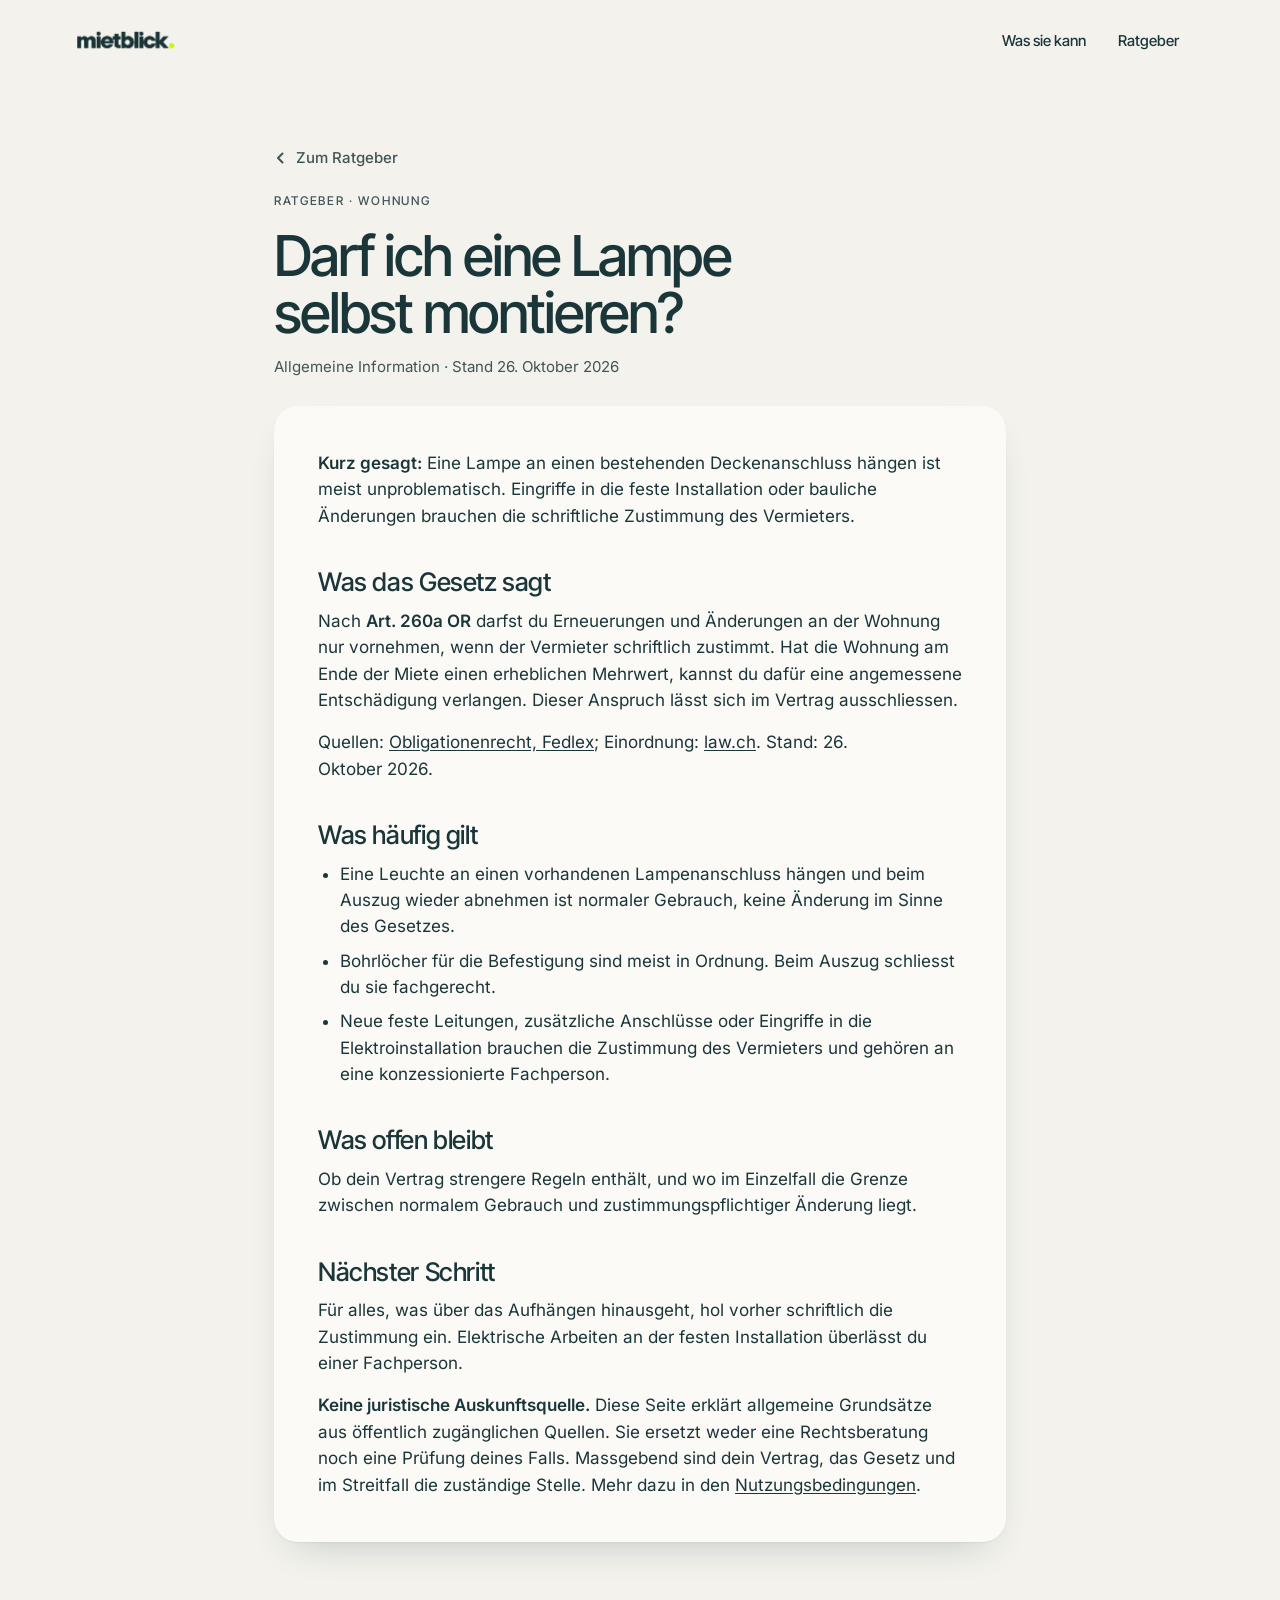
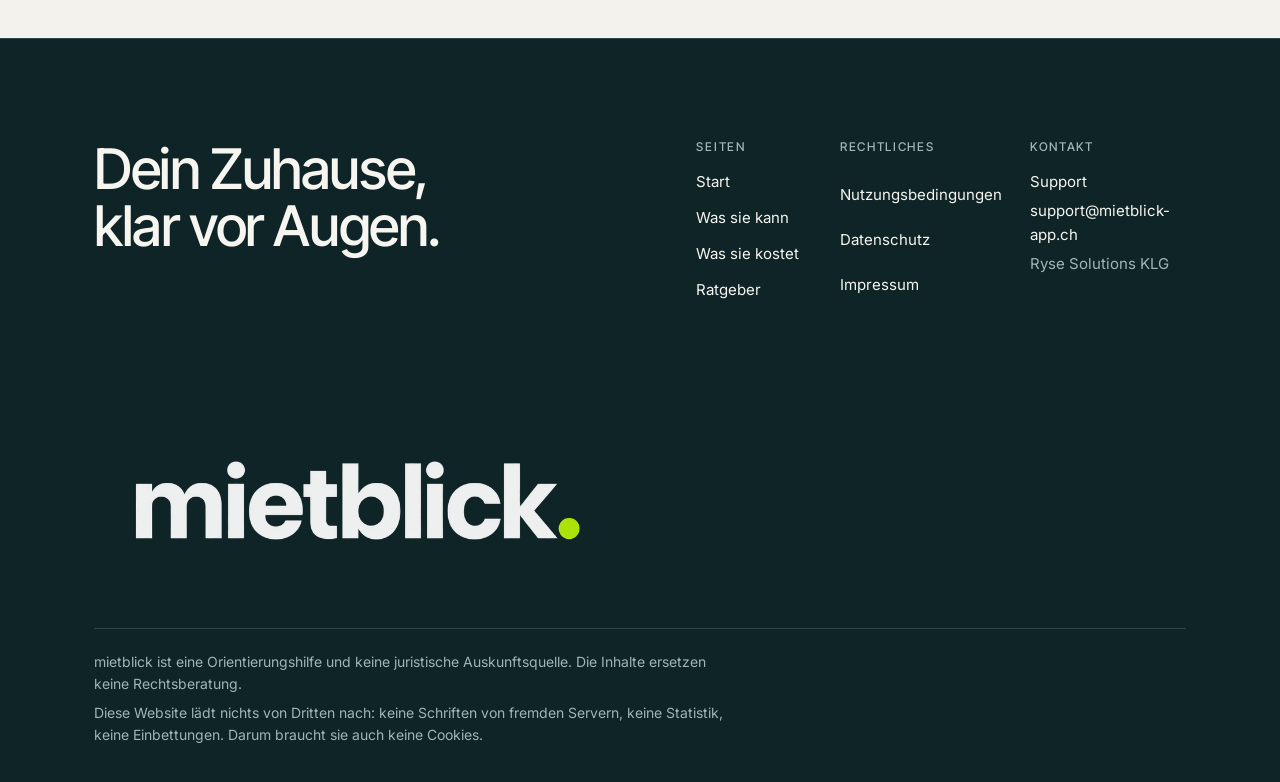
<file: ratgeber/lampe.html>
<!doctype html>
<html lang="de-CH">
<head>
<meta charset="utf-8">
<meta name="viewport" content="width=device-width,initial-scale=1">
<title>Darf ich eine Lampe selbst montieren? | mietblick</title>
<meta name="description" content="Änderungen an der Wohnung nach Art. 260a OR: was ohne Zustimmung geht, was nicht, und was beim Auszug gilt.">
<meta name="theme-color" content="#F7FBFF" media="(prefers-color-scheme: light)">
<meta name="theme-color" content="#0F2426" media="(prefers-color-scheme: dark)">
<meta property="og:type" content="website">
<meta property="og:site_name" content="mietblick">
<meta property="og:title" content="Darf ich eine Lampe selbst montieren?">
<meta property="og:description" content="Änderungen an der Wohnung nach Art. 260a OR: was ohne Zustimmung geht, was nicht, und was beim Auszug gilt.">
<meta property="og:locale" content="de_CH">
<meta property="og:url" content="https://mietblick-app.ch/ratgeber/lampe.html">
<meta property="og:image" content="https://mietblick-app.ch/assets/og.jpg">
<meta name="twitter:card" content="summary_large_image">
<link rel="canonical" href="https://mietblick-app.ch/ratgeber/lampe.html">
<link rel="icon" href="../assets/icon.png">
<link rel="apple-touch-icon" href="../assets/icon.png">
<link rel="stylesheet" href="../assets/app.css">
<link rel="preload" as="font" type="font/woff2" href="../assets/fonts/inter-latin.woff2" crossorigin>
<link rel="preload" as="font" type="font/woff2" href="../assets/fonts/inter-tight-latin.woff2" crossorigin>
<script>/* Sicherheitsnetz: js schaltet die Animationen ein. Meldet sich das Hauptskript kurz
   nach dem Laden nicht, wird js wieder entfernt, damit kein Inhalt unsichtbar bleibt. */
(function(){var d=document,w=window,h=d.documentElement;h.classList.add('js');
function pruefen(){if(!w.__animBereit){h.classList.remove('js');}}
w.addEventListener('load',function(){setTimeout(pruefen,800);},false);
setTimeout(pruefen,4000);})();</script>
<script type="application/ld+json">{"@context":"https://schema.org","@graph":[{"@type":"Organization","@id":"https://mietblick-app.ch/#organisation","name":"Ryse Solutions KLG","url":"https://mietblick-app.ch/","email":"support@mietblick-app.ch","address":{"@type":"PostalAddress","streetAddress":"Talackerstrasse 15","postalCode":"5037","addressLocality":"Muhen","addressCountry":"CH"},"identifier":{"@type":"PropertyValue","propertyID":"UID","value":"CHE-268.832.753"}},{"@type":"WebSite","@id":"https://mietblick-app.ch/#website","url":"https://mietblick-app.ch/","name":"mietblick","description":"Mietrecht verstehen, Fristen rechnen, Wohnung dokumentieren. Für Mieterinnen und Mieter in der Schweiz.","inLanguage":"de-CH","publisher":{"@id":"https://mietblick-app.ch/#organisation"}},{"@type":"WebPage","@id":"https://mietblick-app.ch/ratgeber/lampe.html#seite","url":"https://mietblick-app.ch/ratgeber/lampe.html","name":"Darf ich eine Lampe selbst montieren?","description":"Änderungen an der Wohnung nach Art. 260a OR: was ohne Zustimmung geht, was nicht, und was beim Auszug gilt.","inLanguage":"de-CH","isPartOf":{"@id":"https://mietblick-app.ch/#website"}},{"@type":"Article","@id":"https://mietblick-app.ch/ratgeber/lampe.html#artikel","headline":"Darf ich eine Lampe selbst montieren?","description":"Änderungen an der Wohnung nach Art. 260a OR: was ohne Zustimmung geht, was nicht, und was beim Auszug gilt.","inLanguage":"de-CH","datePublished":"2026-10-26","dateModified":"2026-10-26","author":{"@id":"https://mietblick-app.ch/#organisation"},"publisher":{"@id":"https://mietblick-app.ch/#organisation"},"isPartOf":{"@id":"https://mietblick-app.ch/#website"},"mainEntityOfPage":{"@id":"https://mietblick-app.ch/ratgeber/lampe.html#seite"}},{"@type":"BreadcrumbList","@id":"https://mietblick-app.ch/ratgeber/lampe.html#krumen","itemListElement":[{"@type":"ListItem","position":1,"name":"Start","item":"https://mietblick-app.ch/"},{"@type":"ListItem","position":2,"name":"Ratgeber","item":"https://mietblick-app.ch/ratgeber/"},{"@type":"ListItem","position":3,"name":"Darf ich eine Lampe selbst montieren?","item":"https://mietblick-app.ch/ratgeber/lampe.html"}]}]}</script>
</head>
<body>
<a class="skip" href="#inhalt">Zum Inhalt</a>
<div class="progress" aria-hidden="true"></div>
<header class="top"><div class="top-in">
<a class="brand" href="../index.html" aria-label="mietblick, zur Startseite">
<img class="on-light" src="../assets/wortmarke-petrol.png" alt="mietblick" width="900" height="240">
<img class="on-dark" src="../assets/wortmarke-weiss.png" alt="" aria-hidden="true" width="900" height="240">
</a>
<nav class="top-nav" aria-label="Hauptnavigation">
<a href="../index.html#funktionen">Was sie kann</a>
<a href="../ratgeber/">Ratgeber</a>
</nav>
<div class="top-right">
<a class="btn btn-primary btn-sm" href="../index.html#preis">Was sie kostet</a>
<button class="burger" type="button" aria-expanded="false" aria-controls="menu" aria-label="Menü öffnen"><span></span></button>
</div>
<div class="menu" id="menu" hidden>
<a href="../index.html#funktionen">Was sie kann</a>
<a href="../ratgeber/">Ratgeber</a>
<a href="../index.html#preis">Was sie kostet</a>
<a class="sub" href="../support.html">Support</a>
<a class="sub" href="../nutzungsbedingungen.html">Nutzungsbedingungen</a>
<a class="sub" href="../datenschutz.html">Datenschutz</a>
<a class="sub" href="../impressum.html">Impressum</a>
</div>
</div></header>
<script>(function(){var b=document.querySelector('.burger'),m=document.getElementById('menu');if(!b||!m)return;
function setz(offen){b.setAttribute('aria-expanded',offen?'true':'false');b.setAttribute('aria-label',offen?'Menü schliessen':'Menü öffnen');if(offen){m.removeAttribute('hidden');}else{m.setAttribute('hidden','');}}
b.addEventListener('click',function(){setz(b.getAttribute('aria-expanded')!=='true');});
document.addEventListener('keydown',function(e){if(e.key==='Escape'&&b.getAttribute('aria-expanded')==='true'){setz(false);b.focus();}});
m.addEventListener('click',function(e){if(e.target.tagName==='A')setz(false);});})();</script>
<main id="inhalt">
<section class="doc-head"><div class="shell narrow"><a class="doc-back" href="index.html"><svg width="14" height="14" viewBox="0 0 14 14" fill="none" aria-hidden="true"><path d="M8.5 2.5 4 7l4.5 4.5" stroke="currentColor" stroke-width="2" stroke-linecap="round" stroke-linejoin="round"/></svg>Zum Ratgeber</a><span class="eyebrow">Ratgeber · Wohnung</span><h1>Darf ich eine Lampe selbst montieren?</h1><p class="version">Allgemeine Information · Stand 26. Oktober 2026</p></div></section>
<div class="shell narrow"><article class="doc">
<p><strong>Kurz gesagt:</strong> Eine Lampe an einen bestehenden Deckenanschluss hängen ist meist unproblematisch. Eingriffe in die feste Installation oder bauliche Änderungen brauchen die schriftliche Zustimmung des Vermieters.</p>
<h2>Was das Gesetz sagt</h2>
<p>Nach <strong>Art.&nbsp;260a OR</strong> darfst du Erneuerungen und Änderungen an der Wohnung nur vornehmen, wenn der Vermieter schriftlich zustimmt. Hat die Wohnung am Ende der Miete einen erheblichen Mehrwert, kannst du dafür eine angemessene Entschädigung verlangen. Dieser Anspruch lässt sich im Vertrag ausschliessen.</p>
<p>Quellen: <a href="https://www.fedlex.admin.ch/eli/cc/27/317_321_377/de" rel="noopener">Obligationenrecht, Fedlex</a>; Einordnung: <a href="https://law.ch/lawinfo/mietrecht-miete-mietvertrag/aenderungen-an-der-mietsache" rel="noopener">law.ch</a>. Stand: 26. Oktober 2026.</p>
<h2>Was häufig gilt</h2>
<ul>
<li>Eine Leuchte an einen vorhandenen Lampenanschluss hängen und beim Auszug wieder abnehmen ist normaler Gebrauch, keine Änderung im Sinne des Gesetzes.</li>
<li>Bohrlöcher für die Befestigung sind meist in Ordnung. Beim Auszug schliesst du sie fachgerecht.</li>
<li>Neue feste Leitungen, zusätzliche Anschlüsse oder Eingriffe in die Elektroinstallation brauchen die Zustimmung des Vermieters und gehören an eine konzessionierte Fachperson.</li>
</ul>
<h2>Was offen bleibt</h2>
<p>Ob dein Vertrag strengere Regeln enthält, und wo im Einzelfall die Grenze zwischen normalem Gebrauch und zustimmungspflichtiger Änderung liegt.</p>
<h2>Nächster Schritt</h2>
<p>Für alles, was über das Aufhängen hinausgeht, hol vorher schriftlich die Zustimmung ein. Elektrische Arbeiten an der festen Installation überlässt du einer Fachperson.</p>
<p class="hinweis"><strong>Keine juristische Auskunftsquelle.</strong> Diese Seite erklärt allgemeine Grundsätze aus öffentlich zugänglichen Quellen. Sie ersetzt weder eine Rechtsberatung noch eine Prüfung deines Falls. Massgebend sind dein Vertrag, das Gesetz und im Streitfall die zuständige Stelle. Mehr dazu in den <a href="../nutzungsbedingungen.html">Nutzungsbedingungen</a>.</p>
</article></div>
</main>
<footer id="mehr"><div class="shell">
<div class="foot-top">
<p class="foot-claim">Dein Zuhause,<br>klar vor Augen.</p>
<div class="foot-cols">
<nav aria-label="Seiten"><h2 class="foot-h">Seiten</h2>
<a href="../index.html">Start</a>
<a href="../index.html#funktionen">Was sie kann</a>
<a href="../index.html#preis">Was sie kostet</a>
<a href="../ratgeber/">Ratgeber</a>
</nav>
<nav aria-label="Rechtliches"><h2 class="foot-h">Rechtliches</h2>
<a href="../nutzungsbedingungen.html">Nutzungsbedingungen</a>
<a href="../datenschutz.html">Datenschutz</a>
<a href="../impressum.html">Impressum</a>
</nav>
<div><h2 class="foot-h">Kontakt</h2>
<a href="../support.html">Support</a>
<a href="mailto:support@mietblick-app.ch">support@mietblick-app.ch</a>
<p>Ryse Solutions KLG</p>
</div>
</div>
</div>
<a class="brand foot-brand" href="../index.html" aria-label="mietblick, zur Startseite"><img src="../assets/wortmarke-weiss.png" alt="mietblick" width="900" height="240"></a>
<div class="foot-legal">
<p>mietblick ist eine Orientierungshilfe und keine juristische Auskunftsquelle. Die Inhalte ersetzen keine Rechtsberatung.</p>
<p>Diese Website lädt nichts von Dritten nach: keine Schriften von fremden Servern, keine Statistik, keine Einbettungen. Darum braucht sie auch keine Cookies.</p>
</div>
</div></footer>
<script>
(function(){
  var doc=document.documentElement;
  var reduce=matchMedia('(prefers-reduced-motion: reduce)');
  var top=document.querySelector('.top');
  var bar=document.querySelector('.progress');
  var pars=[].slice.call(document.querySelectorAll('[data-par]'));
  var ticking=false;
  window.__animBereit=1; /* Hauptskript laeuft: Sicherheitsnetz darf js nicht entfernen */

  function frame(){
    ticking=false;
    var y=window.scrollY||0;
    if(top) top.classList.toggle('stuck', y>4);
    if(bar){
      var max=doc.scrollHeight-window.innerHeight;
      bar.style.width=(max>0?Math.min(1,Math.max(0,y/max))*100:0)+'%';
    }
    if(!reduce.matches){
      var vh=window.innerHeight;
      for(var i=0;i<pars.length;i++){
        var el=pars[i], r=el.getBoundingClientRect();
        if(r.bottom<-150||r.top>vh+150) continue;
        var mid=(r.top+r.height/2-vh/2)/vh;
        var k=parseFloat(el.getAttribute('data-par'))||1;
        el.style.transform='translate3d(0,'+(mid*-k*30).toFixed(2)+'px,0)';
      }
    }
  }
  function onScroll(){ if(!ticking){ ticking=true; requestAnimationFrame(frame); } }
  frame();
  addEventListener('scroll',onScroll,{passive:true});
  addEventListener('resize',onScroll,{passive:true});

  // Die Zahl zaehlt hoch, sobald die Karte sichtbar wird
  function countUp(el){
    var to=parseInt(el.getAttribute('data-count'),10);
    if(!to||reduce.matches){ return; }
    var t0=null, dur=1000;
    function step(t){
      if(t0===null) t0=t;
      var p=Math.min(1,(t-t0)/dur);
      el.textContent=String(Math.round(to*(1-Math.pow(1-p,3))));
      if(p<1) requestAnimationFrame(step);
    }
    requestAnimationFrame(step);
  }

  var items=document.querySelectorAll('.reveal,.feature-art,.beats,[data-count]');
  if(!items.length) return;
  if(!('IntersectionObserver' in window)){
    for(var j=0;j<items.length;j++){
      items[j].classList.add('in');
      if(items[j].hasAttribute('data-count')) countUp(items[j]);
    }
    return;
  }
  var io=new IntersectionObserver(function(entries){
    entries.forEach(function(e){
      if(!e.isIntersecting) return;
      var el=e.target;
      var d=parseInt(el.getAttribute('data-d')||'0',10);
      if(d) el.style.transitionDelay=(d*60)+'ms';
      el.classList.add('in');
      if(el.hasAttribute('data-count')) countUp(el);
      io.unobserve(el);
    });
  },{rootMargin:'0px 0px -12% 0px',threshold:0});
  for(var k=0;k<items.length;k++) io.observe(items[k]);
})();
</script>
</body>
</html>
</file>
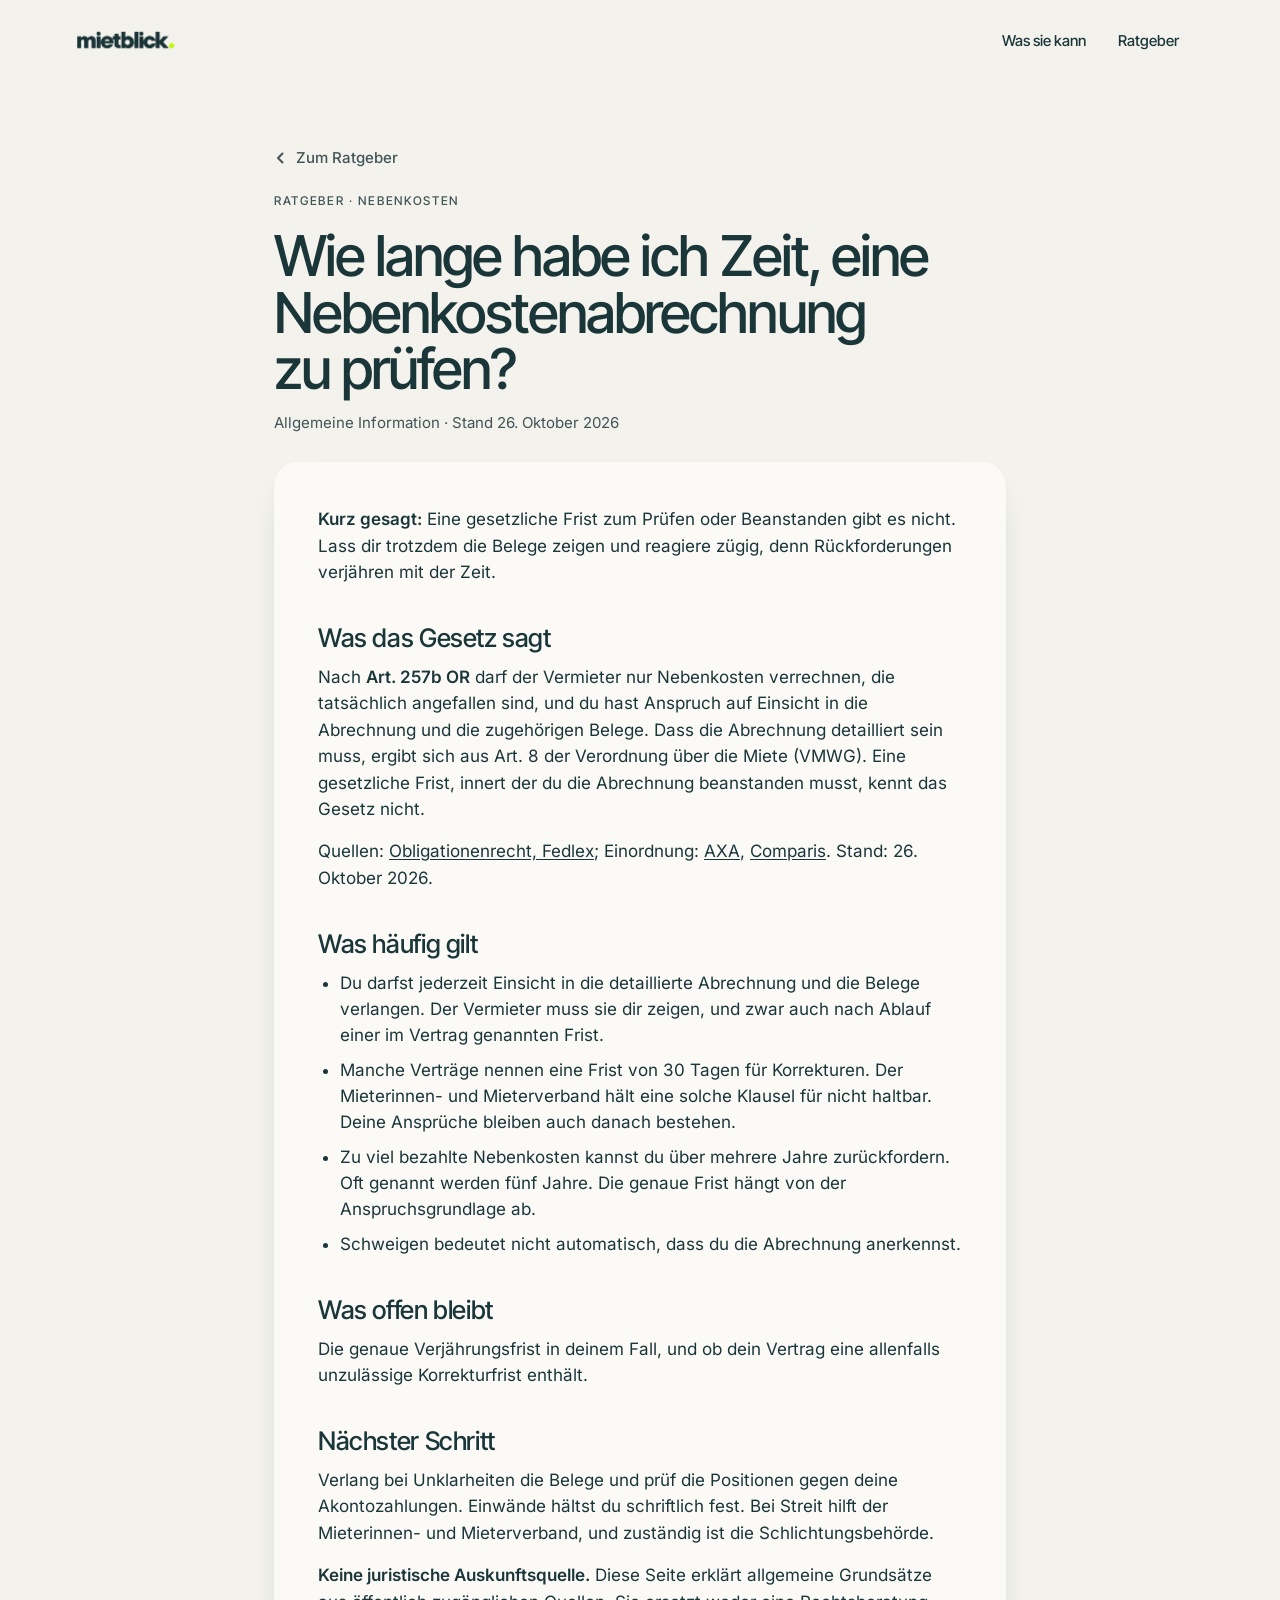
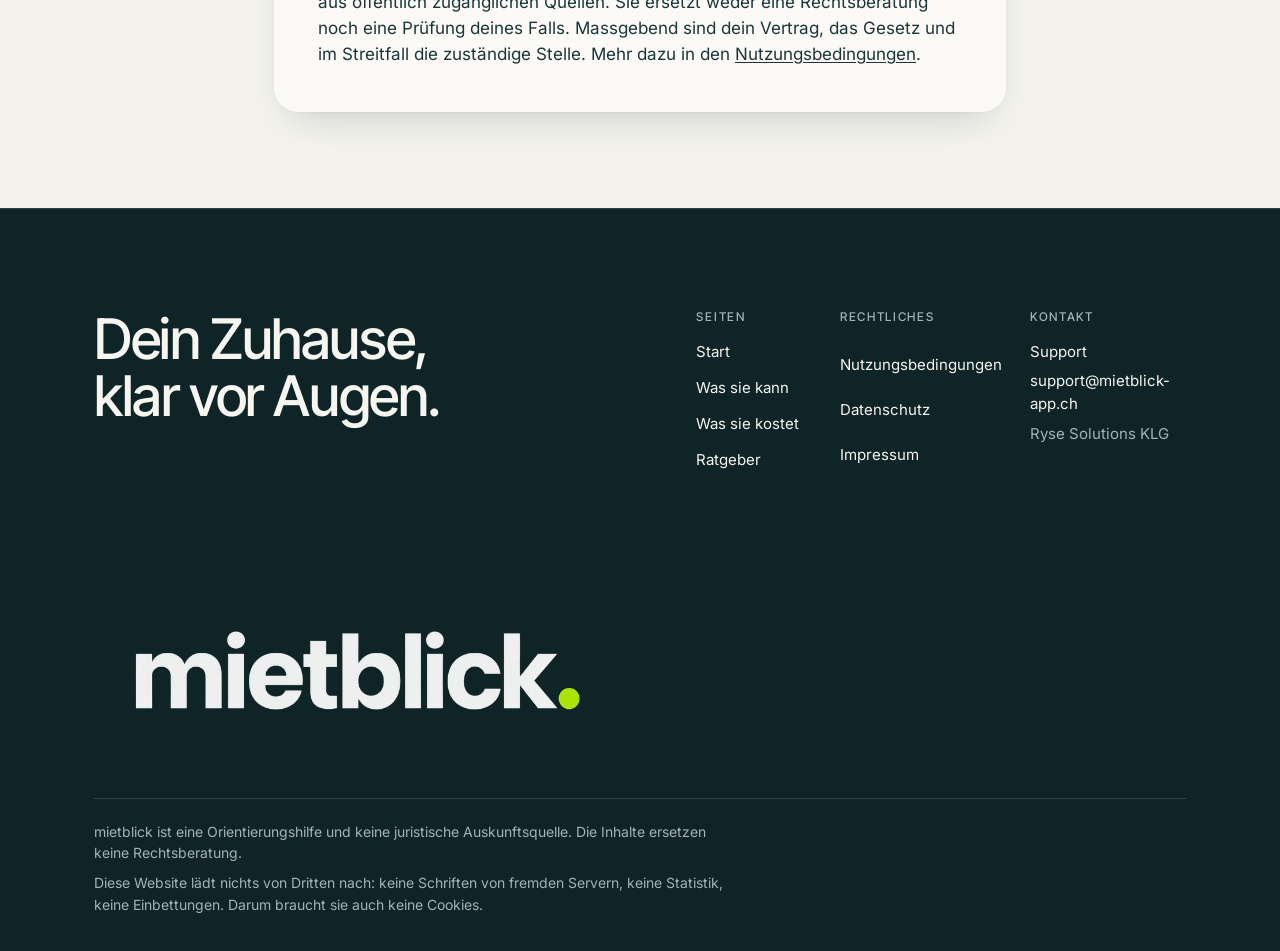
<file: ratgeber/nebenkosten.html>
<!doctype html>
<html lang="de-CH">
<head>
<meta charset="utf-8">
<meta name="viewport" content="width=device-width,initial-scale=1">
<title>Wie lange habe ich Zeit, eine Nebenkostenabrechnung zu prüfen? | mietblick</title>
<meta name="description" content="Nebenkosten nach Art. 257b OR: keine gesetzliche Beanstandungsfrist, aber ein Einsichtsrecht und eine Verjährung, die du kennen solltest.">
<meta name="theme-color" content="#F7FBFF" media="(prefers-color-scheme: light)">
<meta name="theme-color" content="#0F2426" media="(prefers-color-scheme: dark)">
<meta property="og:type" content="website">
<meta property="og:site_name" content="mietblick">
<meta property="og:title" content="Nebenkostenabrechnung prüfen, wie lange?">
<meta property="og:description" content="Nebenkosten nach Art. 257b OR: keine gesetzliche Beanstandungsfrist, aber ein Einsichtsrecht und eine Verjährung, die du kennen solltest.">
<meta property="og:locale" content="de_CH">
<meta property="og:url" content="https://mietblick-app.ch/ratgeber/nebenkosten.html">
<meta property="og:image" content="https://mietblick-app.ch/assets/og.jpg">
<meta name="twitter:card" content="summary_large_image">
<link rel="canonical" href="https://mietblick-app.ch/ratgeber/nebenkosten.html">
<link rel="icon" href="../assets/icon.png">
<link rel="apple-touch-icon" href="../assets/icon.png">
<link rel="stylesheet" href="../assets/app.css">
<link rel="preload" as="font" type="font/woff2" href="../assets/fonts/inter-latin.woff2" crossorigin>
<link rel="preload" as="font" type="font/woff2" href="../assets/fonts/inter-tight-latin.woff2" crossorigin>
<script>/* Sicherheitsnetz: js schaltet die Animationen ein. Meldet sich das Hauptskript kurz
   nach dem Laden nicht, wird js wieder entfernt, damit kein Inhalt unsichtbar bleibt. */
(function(){var d=document,w=window,h=d.documentElement;h.classList.add('js');
function pruefen(){if(!w.__animBereit){h.classList.remove('js');}}
w.addEventListener('load',function(){setTimeout(pruefen,800);},false);
setTimeout(pruefen,4000);})();</script>
<script type="application/ld+json">{"@context":"https://schema.org","@graph":[{"@type":"Organization","@id":"https://mietblick-app.ch/#organisation","name":"Ryse Solutions KLG","url":"https://mietblick-app.ch/","email":"support@mietblick-app.ch","address":{"@type":"PostalAddress","streetAddress":"Talackerstrasse 15","postalCode":"5037","addressLocality":"Muhen","addressCountry":"CH"},"identifier":{"@type":"PropertyValue","propertyID":"UID","value":"CHE-268.832.753"}},{"@type":"WebSite","@id":"https://mietblick-app.ch/#website","url":"https://mietblick-app.ch/","name":"mietblick","description":"Mietrecht verstehen, Fristen rechnen, Wohnung dokumentieren. Für Mieterinnen und Mieter in der Schweiz.","inLanguage":"de-CH","publisher":{"@id":"https://mietblick-app.ch/#organisation"}},{"@type":"WebPage","@id":"https://mietblick-app.ch/ratgeber/nebenkosten.html#seite","url":"https://mietblick-app.ch/ratgeber/nebenkosten.html","name":"Wie lange habe ich Zeit, eine Nebenkostenabrechnung zu prüfen?","description":"Nebenkosten nach Art. 257b OR: keine gesetzliche Beanstandungsfrist, aber ein Einsichtsrecht und eine Verjährung, die du kennen solltest.","inLanguage":"de-CH","isPartOf":{"@id":"https://mietblick-app.ch/#website"}},{"@type":"Article","@id":"https://mietblick-app.ch/ratgeber/nebenkosten.html#artikel","headline":"Wie lange habe ich Zeit, eine Nebenkostenabrechnung zu prüfen?","description":"Nebenkosten nach Art. 257b OR: keine gesetzliche Beanstandungsfrist, aber ein Einsichtsrecht und eine Verjährung, die du kennen solltest.","inLanguage":"de-CH","datePublished":"2026-10-26","dateModified":"2026-10-26","author":{"@id":"https://mietblick-app.ch/#organisation"},"publisher":{"@id":"https://mietblick-app.ch/#organisation"},"isPartOf":{"@id":"https://mietblick-app.ch/#website"},"mainEntityOfPage":{"@id":"https://mietblick-app.ch/ratgeber/nebenkosten.html#seite"}},{"@type":"BreadcrumbList","@id":"https://mietblick-app.ch/ratgeber/nebenkosten.html#krumen","itemListElement":[{"@type":"ListItem","position":1,"name":"Start","item":"https://mietblick-app.ch/"},{"@type":"ListItem","position":2,"name":"Ratgeber","item":"https://mietblick-app.ch/ratgeber/"},{"@type":"ListItem","position":3,"name":"Wie lange habe ich Zeit, eine Nebenkostenabrechnung zu prüfen?","item":"https://mietblick-app.ch/ratgeber/nebenkosten.html"}]}]}</script>
</head>
<body>
<a class="skip" href="#inhalt">Zum Inhalt</a>
<div class="progress" aria-hidden="true"></div>
<header class="top"><div class="top-in">
<a class="brand" href="../index.html" aria-label="mietblick, zur Startseite">
<img class="on-light" src="../assets/wortmarke-petrol.png" alt="mietblick" width="900" height="240">
<img class="on-dark" src="../assets/wortmarke-weiss.png" alt="" aria-hidden="true" width="900" height="240">
</a>
<nav class="top-nav" aria-label="Hauptnavigation">
<a href="../index.html#funktionen">Was sie kann</a>
<a href="../ratgeber/">Ratgeber</a>
</nav>
<div class="top-right">
<a class="btn btn-primary btn-sm" href="../index.html#preis">Was sie kostet</a>
<button class="burger" type="button" aria-expanded="false" aria-controls="menu" aria-label="Menü öffnen"><span></span></button>
</div>
<div class="menu" id="menu" hidden>
<a href="../index.html#funktionen">Was sie kann</a>
<a href="../ratgeber/">Ratgeber</a>
<a href="../index.html#preis">Was sie kostet</a>
<a class="sub" href="../support.html">Support</a>
<a class="sub" href="../nutzungsbedingungen.html">Nutzungsbedingungen</a>
<a class="sub" href="../datenschutz.html">Datenschutz</a>
<a class="sub" href="../impressum.html">Impressum</a>
</div>
</div></header>
<script>(function(){var b=document.querySelector('.burger'),m=document.getElementById('menu');if(!b||!m)return;
function setz(offen){b.setAttribute('aria-expanded',offen?'true':'false');b.setAttribute('aria-label',offen?'Menü schliessen':'Menü öffnen');if(offen){m.removeAttribute('hidden');}else{m.setAttribute('hidden','');}}
b.addEventListener('click',function(){setz(b.getAttribute('aria-expanded')!=='true');});
document.addEventListener('keydown',function(e){if(e.key==='Escape'&&b.getAttribute('aria-expanded')==='true'){setz(false);b.focus();}});
m.addEventListener('click',function(e){if(e.target.tagName==='A')setz(false);});})();</script>
<main id="inhalt">
<section class="doc-head"><div class="shell narrow"><a class="doc-back" href="index.html"><svg width="14" height="14" viewBox="0 0 14 14" fill="none" aria-hidden="true"><path d="M8.5 2.5 4 7l4.5 4.5" stroke="currentColor" stroke-width="2" stroke-linecap="round" stroke-linejoin="round"/></svg>Zum Ratgeber</a><span class="eyebrow">Ratgeber · Nebenkosten</span><h1>Wie lange habe ich Zeit, eine Nebenkostenabrechnung zu prüfen?</h1><p class="version">Allgemeine Information · Stand 26. Oktober 2026</p></div></section>
<div class="shell narrow"><article class="doc">
<p><strong>Kurz gesagt:</strong> Eine gesetzliche Frist zum Prüfen oder Beanstanden gibt es nicht. Lass dir trotzdem die Belege zeigen und reagiere zügig, denn Rückforderungen verjähren mit der Zeit.</p>
<h2>Was das Gesetz sagt</h2>
<p>Nach <strong>Art.&nbsp;257b OR</strong> darf der Vermieter nur Nebenkosten verrechnen, die tatsächlich angefallen sind, und du hast Anspruch auf Einsicht in die Abrechnung und die zugehörigen Belege. Dass die Abrechnung detailliert sein muss, ergibt sich aus Art.&nbsp;8 der Verordnung über die Miete (VMWG). Eine gesetzliche Frist, innert der du die Abrechnung beanstanden musst, kennt das Gesetz nicht.</p>
<p>Quellen: <a href="https://www.fedlex.admin.ch/eli/cc/27/317_321_377/de" rel="noopener">Obligationenrecht, Fedlex</a>; Einordnung: <a href="https://www.axa.ch/de/privatkunden/blog/zuhause/wohnung-und-haus/wie-kontrolliere-ich-meine-nebenkostenabrechnung.html" rel="noopener">AXA</a>, <a href="https://comparis.ch/immobilien/mietrecht/mietnebenkosten" rel="noopener">Comparis</a>. Stand: 26. Oktober 2026.</p>
<h2>Was häufig gilt</h2>
<ul>
<li>Du darfst jederzeit Einsicht in die detaillierte Abrechnung und die Belege verlangen. Der Vermieter muss sie dir zeigen, und zwar auch nach Ablauf einer im Vertrag genannten Frist.</li>
<li>Manche Verträge nennen eine Frist von 30&nbsp;Tagen für Korrekturen. Der Mieterinnen- und Mieterverband hält eine solche Klausel für nicht haltbar. Deine Ansprüche bleiben auch danach bestehen.</li>
<li>Zu viel bezahlte Nebenkosten kannst du über mehrere Jahre zurückfordern. Oft genannt werden fünf Jahre. Die genaue Frist hängt von der Anspruchsgrundlage ab.</li>
<li>Schweigen bedeutet nicht automatisch, dass du die Abrechnung anerkennst.</li>
</ul>
<h2>Was offen bleibt</h2>
<p>Die genaue Verjährungsfrist in deinem Fall, und ob dein Vertrag eine allenfalls unzulässige Korrekturfrist enthält.</p>
<h2>Nächster Schritt</h2>
<p>Verlang bei Unklarheiten die Belege und prüf die Positionen gegen deine Akontozahlungen. Einwände hältst du schriftlich fest. Bei Streit hilft der Mieterinnen- und Mieterverband, und zuständig ist die Schlichtungsbehörde.</p>
<p class="hinweis"><strong>Keine juristische Auskunftsquelle.</strong> Diese Seite erklärt allgemeine Grundsätze aus öffentlich zugänglichen Quellen. Sie ersetzt weder eine Rechtsberatung noch eine Prüfung deines Falls. Massgebend sind dein Vertrag, das Gesetz und im Streitfall die zuständige Stelle. Mehr dazu in den <a href="../nutzungsbedingungen.html">Nutzungsbedingungen</a>.</p>
</article></div>
</main>
<footer id="mehr"><div class="shell">
<div class="foot-top">
<p class="foot-claim">Dein Zuhause,<br>klar vor Augen.</p>
<div class="foot-cols">
<nav aria-label="Seiten"><h2 class="foot-h">Seiten</h2>
<a href="../index.html">Start</a>
<a href="../index.html#funktionen">Was sie kann</a>
<a href="../index.html#preis">Was sie kostet</a>
<a href="../ratgeber/">Ratgeber</a>
</nav>
<nav aria-label="Rechtliches"><h2 class="foot-h">Rechtliches</h2>
<a href="../nutzungsbedingungen.html">Nutzungsbedingungen</a>
<a href="../datenschutz.html">Datenschutz</a>
<a href="../impressum.html">Impressum</a>
</nav>
<div><h2 class="foot-h">Kontakt</h2>
<a href="../support.html">Support</a>
<a href="mailto:support@mietblick-app.ch">support@mietblick-app.ch</a>
<p>Ryse Solutions KLG</p>
</div>
</div>
</div>
<a class="brand foot-brand" href="../index.html" aria-label="mietblick, zur Startseite"><img src="../assets/wortmarke-weiss.png" alt="mietblick" width="900" height="240"></a>
<div class="foot-legal">
<p>mietblick ist eine Orientierungshilfe und keine juristische Auskunftsquelle. Die Inhalte ersetzen keine Rechtsberatung.</p>
<p>Diese Website lädt nichts von Dritten nach: keine Schriften von fremden Servern, keine Statistik, keine Einbettungen. Darum braucht sie auch keine Cookies.</p>
</div>
</div></footer>
<script>
(function(){
  var doc=document.documentElement;
  var reduce=matchMedia('(prefers-reduced-motion: reduce)');
  var top=document.querySelector('.top');
  var bar=document.querySelector('.progress');
  var pars=[].slice.call(document.querySelectorAll('[data-par]'));
  var ticking=false;
  window.__animBereit=1; /* Hauptskript laeuft: Sicherheitsnetz darf js nicht entfernen */

  function frame(){
    ticking=false;
    var y=window.scrollY||0;
    if(top) top.classList.toggle('stuck', y>4);
    if(bar){
      var max=doc.scrollHeight-window.innerHeight;
      bar.style.width=(max>0?Math.min(1,Math.max(0,y/max))*100:0)+'%';
    }
    if(!reduce.matches){
      var vh=window.innerHeight;
      for(var i=0;i<pars.length;i++){
        var el=pars[i], r=el.getBoundingClientRect();
        if(r.bottom<-150||r.top>vh+150) continue;
        var mid=(r.top+r.height/2-vh/2)/vh;
        var k=parseFloat(el.getAttribute('data-par'))||1;
        el.style.transform='translate3d(0,'+(mid*-k*30).toFixed(2)+'px,0)';
      }
    }
  }
  function onScroll(){ if(!ticking){ ticking=true; requestAnimationFrame(frame); } }
  frame();
  addEventListener('scroll',onScroll,{passive:true});
  addEventListener('resize',onScroll,{passive:true});

  // Die Zahl zaehlt hoch, sobald die Karte sichtbar wird
  function countUp(el){
    var to=parseInt(el.getAttribute('data-count'),10);
    if(!to||reduce.matches){ return; }
    var t0=null, dur=1000;
    function step(t){
      if(t0===null) t0=t;
      var p=Math.min(1,(t-t0)/dur);
      el.textContent=String(Math.round(to*(1-Math.pow(1-p,3))));
      if(p<1) requestAnimationFrame(step);
    }
    requestAnimationFrame(step);
  }

  var items=document.querySelectorAll('.reveal,.feature-art,.beats,[data-count]');
  if(!items.length) return;
  if(!('IntersectionObserver' in window)){
    for(var j=0;j<items.length;j++){
      items[j].classList.add('in');
      if(items[j].hasAttribute('data-count')) countUp(items[j]);
    }
    return;
  }
  var io=new IntersectionObserver(function(entries){
    entries.forEach(function(e){
      if(!e.isIntersecting) return;
      var el=e.target;
      var d=parseInt(el.getAttribute('data-d')||'0',10);
      if(d) el.style.transitionDelay=(d*60)+'ms';
      el.classList.add('in');
      if(el.hasAttribute('data-count')) countUp(el);
      io.unobserve(el);
    });
  },{rootMargin:'0px 0px -12% 0px',threshold:0});
  for(var k=0;k<items.length;k++) io.observe(items[k]);
})();
</script>
</body>
</html>
</file>
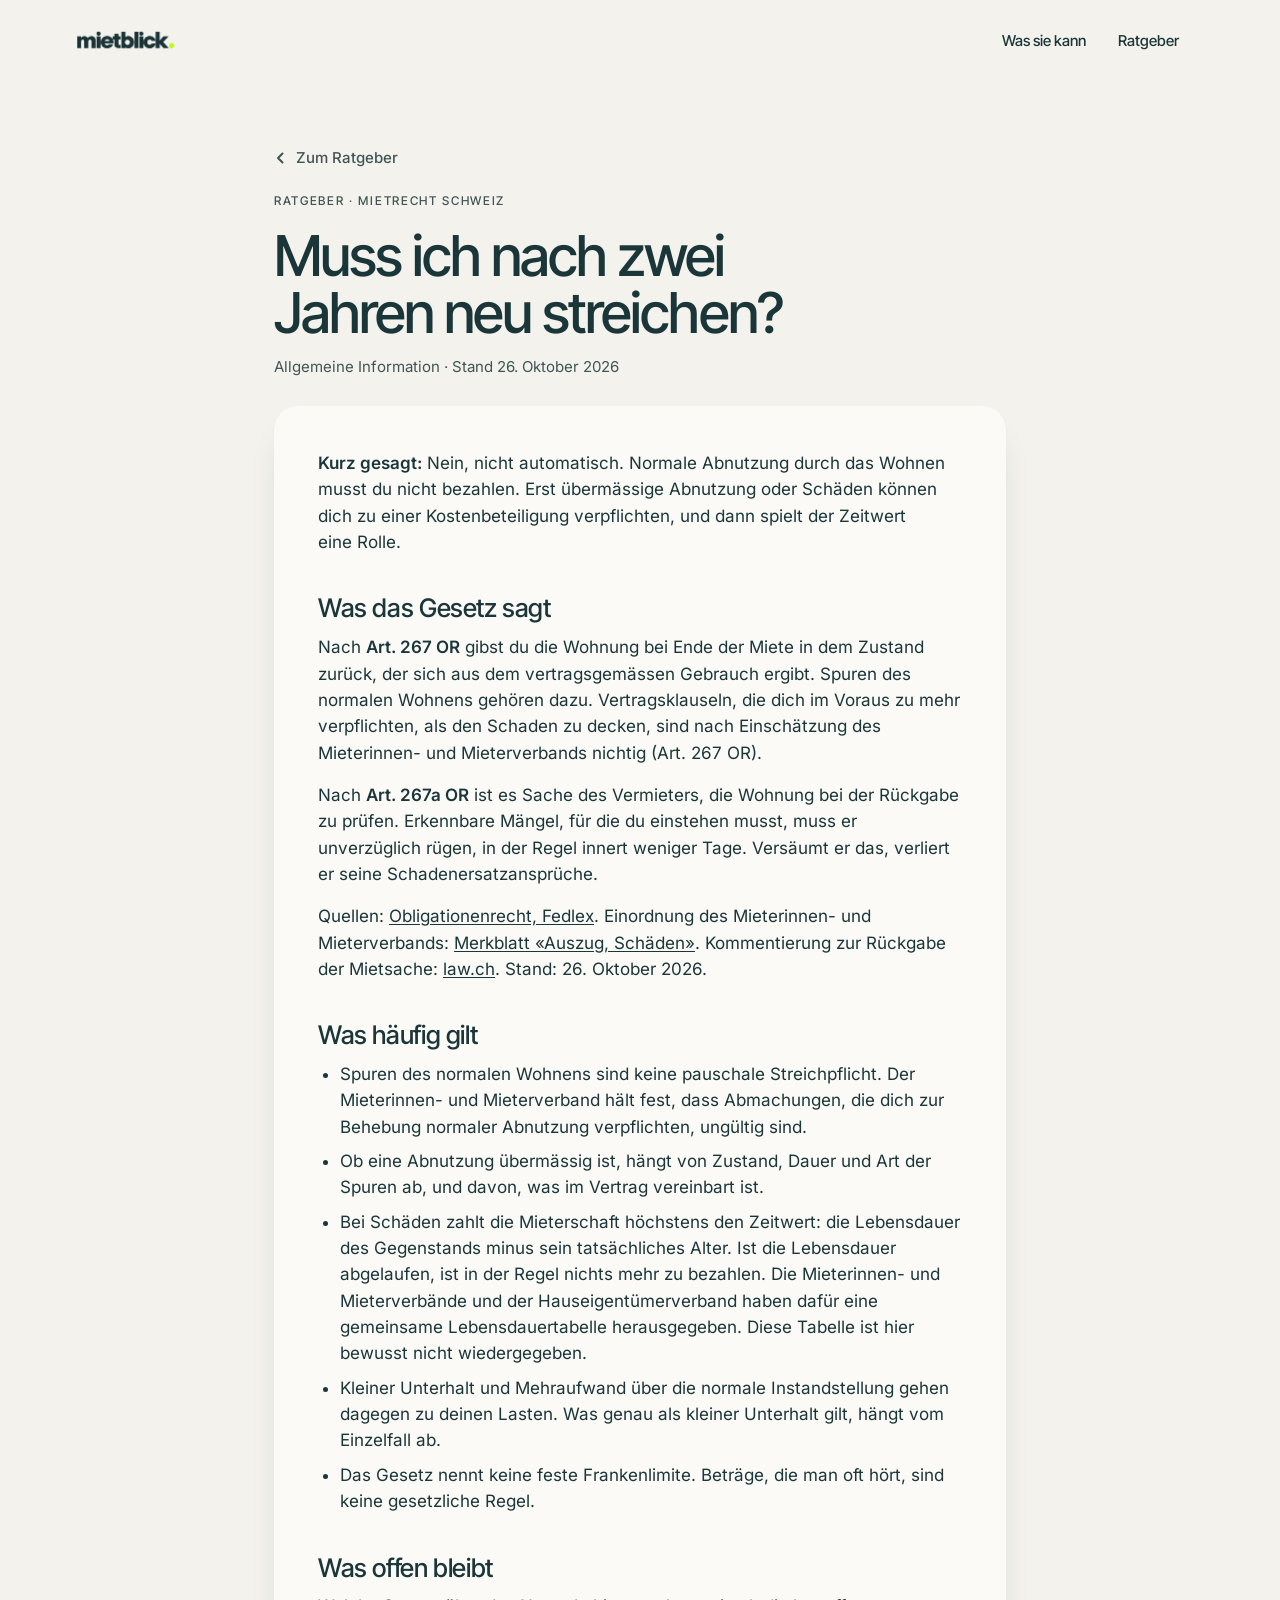
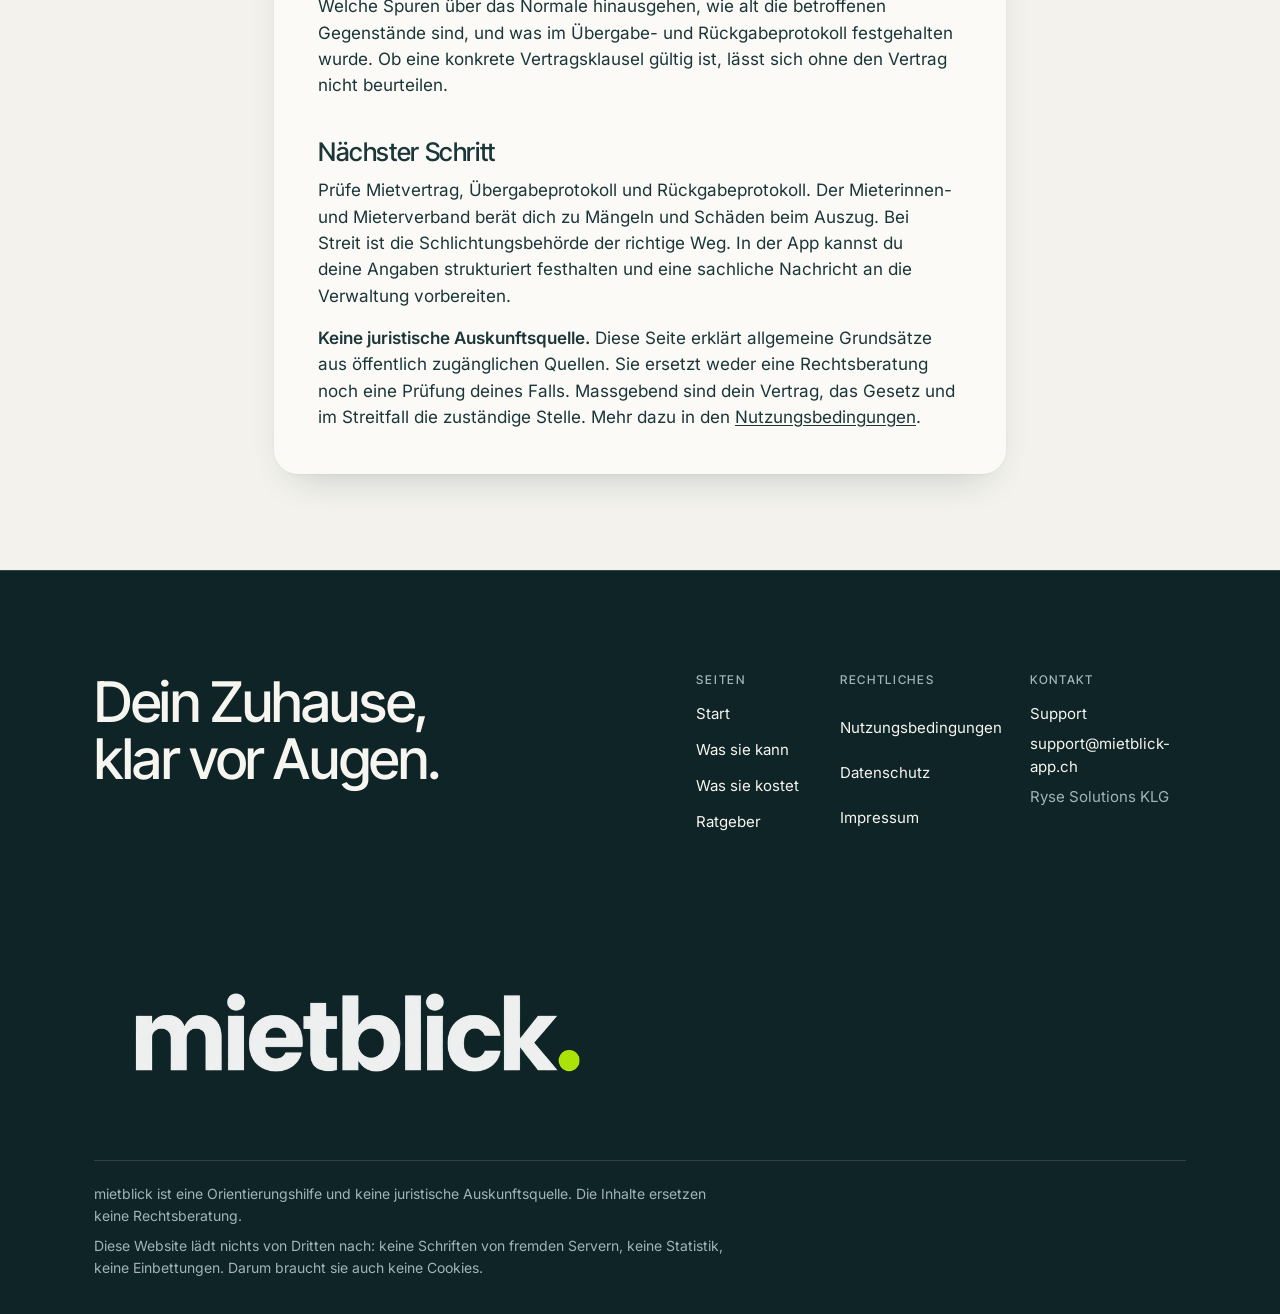
<file: ratgeber/streichen.html>
<!doctype html>
<html lang="de-CH">
<head>
<meta charset="utf-8">
<meta name="viewport" content="width=device-width,initial-scale=1">
<title>Muss ich nach zwei Jahren neu streichen? | mietblick</title>
<meta name="description" content="Normale Abnutzung in der Mietzeit: was das Obligationenrecht sagt, was häufig gilt und was offen bleibt.">
<meta name="theme-color" content="#F7FBFF" media="(prefers-color-scheme: light)">
<meta name="theme-color" content="#0F2426" media="(prefers-color-scheme: dark)">
<meta property="og:type" content="website">
<meta property="og:site_name" content="mietblick">
<meta property="og:title" content="Muss ich nach zwei Jahren neu streichen?">
<meta property="og:description" content="Normale Abnutzung in der Mietzeit: was das Obligationenrecht sagt, was häufig gilt und was offen bleibt.">
<meta property="og:locale" content="de_CH">
<meta property="og:url" content="https://mietblick-app.ch/ratgeber/streichen.html">
<meta property="og:image" content="https://mietblick-app.ch/assets/og.jpg">
<meta name="twitter:card" content="summary_large_image">
<link rel="canonical" href="https://mietblick-app.ch/ratgeber/streichen.html">
<link rel="icon" href="../assets/icon.png">
<link rel="apple-touch-icon" href="../assets/icon.png">
<link rel="stylesheet" href="../assets/app.css">
<link rel="preload" as="font" type="font/woff2" href="../assets/fonts/inter-latin.woff2" crossorigin>
<link rel="preload" as="font" type="font/woff2" href="../assets/fonts/inter-tight-latin.woff2" crossorigin>
<script>/* Sicherheitsnetz: js schaltet die Animationen ein. Meldet sich das Hauptskript kurz
   nach dem Laden nicht, wird js wieder entfernt, damit kein Inhalt unsichtbar bleibt. */
(function(){var d=document,w=window,h=d.documentElement;h.classList.add('js');
function pruefen(){if(!w.__animBereit){h.classList.remove('js');}}
w.addEventListener('load',function(){setTimeout(pruefen,800);},false);
setTimeout(pruefen,4000);})();</script>
<script type="application/ld+json">{"@context":"https://schema.org","@graph":[{"@type":"Organization","@id":"https://mietblick-app.ch/#organisation","name":"Ryse Solutions KLG","url":"https://mietblick-app.ch/","email":"support@mietblick-app.ch","address":{"@type":"PostalAddress","streetAddress":"Talackerstrasse 15","postalCode":"5037","addressLocality":"Muhen","addressCountry":"CH"},"identifier":{"@type":"PropertyValue","propertyID":"UID","value":"CHE-268.832.753"}},{"@type":"WebSite","@id":"https://mietblick-app.ch/#website","url":"https://mietblick-app.ch/","name":"mietblick","description":"Mietrecht verstehen, Fristen rechnen, Wohnung dokumentieren. Für Mieterinnen und Mieter in der Schweiz.","inLanguage":"de-CH","publisher":{"@id":"https://mietblick-app.ch/#organisation"}},{"@type":"WebPage","@id":"https://mietblick-app.ch/ratgeber/streichen.html#seite","url":"https://mietblick-app.ch/ratgeber/streichen.html","name":"Muss ich nach zwei Jahren neu streichen?","description":"Normale Abnutzung in der Mietzeit: was das Obligationenrecht sagt, was häufig gilt und was offen bleibt.","inLanguage":"de-CH","isPartOf":{"@id":"https://mietblick-app.ch/#website"}},{"@type":"Article","@id":"https://mietblick-app.ch/ratgeber/streichen.html#artikel","headline":"Muss ich nach zwei Jahren neu streichen?","description":"Normale Abnutzung in der Mietzeit: was das Obligationenrecht sagt, was häufig gilt und was offen bleibt.","inLanguage":"de-CH","datePublished":"2026-10-26","dateModified":"2026-10-26","author":{"@id":"https://mietblick-app.ch/#organisation"},"publisher":{"@id":"https://mietblick-app.ch/#organisation"},"isPartOf":{"@id":"https://mietblick-app.ch/#website"},"mainEntityOfPage":{"@id":"https://mietblick-app.ch/ratgeber/streichen.html#seite"}},{"@type":"BreadcrumbList","@id":"https://mietblick-app.ch/ratgeber/streichen.html#krumen","itemListElement":[{"@type":"ListItem","position":1,"name":"Start","item":"https://mietblick-app.ch/"},{"@type":"ListItem","position":2,"name":"Ratgeber","item":"https://mietblick-app.ch/ratgeber/"},{"@type":"ListItem","position":3,"name":"Muss ich nach zwei Jahren neu streichen?","item":"https://mietblick-app.ch/ratgeber/streichen.html"}]}]}</script>
</head>
<body>
<a class="skip" href="#inhalt">Zum Inhalt</a>
<div class="progress" aria-hidden="true"></div>
<header class="top"><div class="top-in">
<a class="brand" href="../index.html" aria-label="mietblick, zur Startseite">
<img class="on-light" src="../assets/wortmarke-petrol.png" alt="mietblick" width="900" height="240">
<img class="on-dark" src="../assets/wortmarke-weiss.png" alt="" aria-hidden="true" width="900" height="240">
</a>
<nav class="top-nav" aria-label="Hauptnavigation">
<a href="../index.html#funktionen">Was sie kann</a>
<a href="../ratgeber/">Ratgeber</a>
</nav>
<div class="top-right">
<a class="btn btn-primary btn-sm" href="../index.html#preis">Was sie kostet</a>
<button class="burger" type="button" aria-expanded="false" aria-controls="menu" aria-label="Menü öffnen"><span></span></button>
</div>
<div class="menu" id="menu" hidden>
<a href="../index.html#funktionen">Was sie kann</a>
<a href="../ratgeber/">Ratgeber</a>
<a href="../index.html#preis">Was sie kostet</a>
<a class="sub" href="../support.html">Support</a>
<a class="sub" href="../nutzungsbedingungen.html">Nutzungsbedingungen</a>
<a class="sub" href="../datenschutz.html">Datenschutz</a>
<a class="sub" href="../impressum.html">Impressum</a>
</div>
</div></header>
<script>(function(){var b=document.querySelector('.burger'),m=document.getElementById('menu');if(!b||!m)return;
function setz(offen){b.setAttribute('aria-expanded',offen?'true':'false');b.setAttribute('aria-label',offen?'Menü schliessen':'Menü öffnen');if(offen){m.removeAttribute('hidden');}else{m.setAttribute('hidden','');}}
b.addEventListener('click',function(){setz(b.getAttribute('aria-expanded')!=='true');});
document.addEventListener('keydown',function(e){if(e.key==='Escape'&&b.getAttribute('aria-expanded')==='true'){setz(false);b.focus();}});
m.addEventListener('click',function(e){if(e.target.tagName==='A')setz(false);});})();</script>
<main id="inhalt">
<section class="doc-head"><div class="shell narrow"><a class="doc-back" href="index.html"><svg width="14" height="14" viewBox="0 0 14 14" fill="none" aria-hidden="true"><path d="M8.5 2.5 4 7l4.5 4.5" stroke="currentColor" stroke-width="2" stroke-linecap="round" stroke-linejoin="round"/></svg>Zum Ratgeber</a><span class="eyebrow">Ratgeber · Mietrecht Schweiz</span><h1>Muss ich nach zwei Jahren neu streichen?</h1><p class="version">Allgemeine Information · Stand 26. Oktober 2026</p></div></section>
<div class="shell narrow"><article class="doc">
<p><strong>Kurz gesagt:</strong> Nein, nicht automatisch. Normale Abnutzung durch das Wohnen musst du nicht bezahlen. Erst übermässige Abnutzung oder Schäden können dich zu einer Kostenbeteiligung verpflichten, und dann spielt der Zeitwert eine Rolle.</p>
<h2>Was das Gesetz sagt</h2>
<p>Nach <strong>Art.&nbsp;267 OR</strong> gibst du die Wohnung bei Ende der Miete in dem Zustand zurück, der sich aus dem vertragsgemässen Gebrauch ergibt. Spuren des normalen Wohnens gehören dazu. Vertragsklauseln, die dich im Voraus zu mehr verpflichten, als den Schaden zu decken, sind nach Einschätzung des Mieterinnen- und Mieterverbands nichtig (Art.&nbsp;267 OR).</p>
<p>Nach <strong>Art.&nbsp;267a OR</strong> ist es Sache des Vermieters, die Wohnung bei der Rückgabe zu prüfen. Erkennbare Mängel, für die du einstehen musst, muss er unverzüglich rügen, in der Regel innert weniger Tage. Versäumt er das, verliert er seine Schadenersatzansprüche.</p>
<p>Quellen: <a href="https://www.fedlex.admin.ch/eli/cc/27/317_321_377/de" rel="noopener">Obligationenrecht, Fedlex</a>. Einordnung des Mieterinnen- und Mieterverbands: <a href="https://www.mieterverband.ch/dam/jcr%3A4ba00755-1344-4bea-9d03-2481ea35bad2/Merkblatt_Auszug_Schaeden.pdf" rel="noopener">Merkblatt «Auszug, Schäden»</a>. Kommentierung zur Rückgabe der Mietsache: <a href="https://law.ch/lawinfo/wohnungsabgabe/die-rueckgabe-des-mietobjektes/" rel="noopener">law.ch</a>. Stand: 26. Oktober 2026.</p>
<h2>Was häufig gilt</h2>
<ul>
<li>Spuren des normalen Wohnens sind keine pauschale Streichpflicht. Der Mieterinnen- und Mieterverband hält fest, dass Abmachungen, die dich zur Behebung normaler Abnutzung verpflichten, ungültig sind.</li>
<li>Ob eine Abnutzung übermässig ist, hängt von Zustand, Dauer und Art der Spuren ab, und davon, was im Vertrag vereinbart ist.</li>
<li>Bei Schäden zahlt die Mieterschaft höchstens den Zeitwert: die Lebensdauer des Gegenstands minus sein tatsächliches Alter. Ist die Lebensdauer abgelaufen, ist in der Regel nichts mehr zu bezahlen. Die Mieterinnen- und Mieterverbände und der Hauseigentümerverband haben dafür eine gemeinsame Lebensdauertabelle herausgegeben. Diese Tabelle ist hier bewusst nicht wiedergegeben.</li>
<li>Kleiner Unterhalt und Mehraufwand über die normale Instandstellung gehen dagegen zu deinen Lasten. Was genau als kleiner Unterhalt gilt, hängt vom Einzelfall ab.</li>
<li>Das Gesetz nennt keine feste Frankenlimite. Beträge, die man oft hört, sind keine gesetzliche Regel.</li>
</ul>
<h2>Was offen bleibt</h2>
<p>Welche Spuren über das Normale hinausgehen, wie alt die betroffenen Gegenstände sind, und was im Übergabe- und Rückgabeprotokoll festgehalten wurde. Ob eine konkrete Vertragsklausel gültig ist, lässt sich ohne den Vertrag nicht beurteilen.</p>
<h2>Nächster Schritt</h2>
<p>Prüfe Mietvertrag, Übergabeprotokoll und Rückgabeprotokoll. Der Mieterinnen- und Mieterverband berät dich zu Mängeln und Schäden beim Auszug. Bei Streit ist die Schlichtungsbehörde der richtige Weg. In der App kannst du deine Angaben strukturiert festhalten und eine sachliche Nachricht an die Verwaltung vorbereiten.</p>
<p class="hinweis"><strong>Keine juristische Auskunftsquelle.</strong> Diese Seite erklärt allgemeine Grundsätze aus öffentlich zugänglichen Quellen. Sie ersetzt weder eine Rechtsberatung noch eine Prüfung deines Falls. Massgebend sind dein Vertrag, das Gesetz und im Streitfall die zuständige Stelle. Mehr dazu in den <a href="../nutzungsbedingungen.html">Nutzungsbedingungen</a>.</p>
</article></div>
</main>
<footer id="mehr"><div class="shell">
<div class="foot-top">
<p class="foot-claim">Dein Zuhause,<br>klar vor Augen.</p>
<div class="foot-cols">
<nav aria-label="Seiten"><h2 class="foot-h">Seiten</h2>
<a href="../index.html">Start</a>
<a href="../index.html#funktionen">Was sie kann</a>
<a href="../index.html#preis">Was sie kostet</a>
<a href="../ratgeber/">Ratgeber</a>
</nav>
<nav aria-label="Rechtliches"><h2 class="foot-h">Rechtliches</h2>
<a href="../nutzungsbedingungen.html">Nutzungsbedingungen</a>
<a href="../datenschutz.html">Datenschutz</a>
<a href="../impressum.html">Impressum</a>
</nav>
<div><h2 class="foot-h">Kontakt</h2>
<a href="../support.html">Support</a>
<a href="mailto:support@mietblick-app.ch">support@mietblick-app.ch</a>
<p>Ryse Solutions KLG</p>
</div>
</div>
</div>
<a class="brand foot-brand" href="../index.html" aria-label="mietblick, zur Startseite"><img src="../assets/wortmarke-weiss.png" alt="mietblick" width="900" height="240"></a>
<div class="foot-legal">
<p>mietblick ist eine Orientierungshilfe und keine juristische Auskunftsquelle. Die Inhalte ersetzen keine Rechtsberatung.</p>
<p>Diese Website lädt nichts von Dritten nach: keine Schriften von fremden Servern, keine Statistik, keine Einbettungen. Darum braucht sie auch keine Cookies.</p>
</div>
</div></footer>
<script>
(function(){
  var doc=document.documentElement;
  var reduce=matchMedia('(prefers-reduced-motion: reduce)');
  var top=document.querySelector('.top');
  var bar=document.querySelector('.progress');
  var pars=[].slice.call(document.querySelectorAll('[data-par]'));
  var ticking=false;
  window.__animBereit=1; /* Hauptskript laeuft: Sicherheitsnetz darf js nicht entfernen */

  function frame(){
    ticking=false;
    var y=window.scrollY||0;
    if(top) top.classList.toggle('stuck', y>4);
    if(bar){
      var max=doc.scrollHeight-window.innerHeight;
      bar.style.width=(max>0?Math.min(1,Math.max(0,y/max))*100:0)+'%';
    }
    if(!reduce.matches){
      var vh=window.innerHeight;
      for(var i=0;i<pars.length;i++){
        var el=pars[i], r=el.getBoundingClientRect();
        if(r.bottom<-150||r.top>vh+150) continue;
        var mid=(r.top+r.height/2-vh/2)/vh;
        var k=parseFloat(el.getAttribute('data-par'))||1;
        el.style.transform='translate3d(0,'+(mid*-k*30).toFixed(2)+'px,0)';
      }
    }
  }
  function onScroll(){ if(!ticking){ ticking=true; requestAnimationFrame(frame); } }
  frame();
  addEventListener('scroll',onScroll,{passive:true});
  addEventListener('resize',onScroll,{passive:true});

  // Die Zahl zaehlt hoch, sobald die Karte sichtbar wird
  function countUp(el){
    var to=parseInt(el.getAttribute('data-count'),10);
    if(!to||reduce.matches){ return; }
    var t0=null, dur=1000;
    function step(t){
      if(t0===null) t0=t;
      var p=Math.min(1,(t-t0)/dur);
      el.textContent=String(Math.round(to*(1-Math.pow(1-p,3))));
      if(p<1) requestAnimationFrame(step);
    }
    requestAnimationFrame(step);
  }

  var items=document.querySelectorAll('.reveal,.feature-art,.beats,[data-count]');
  if(!items.length) return;
  if(!('IntersectionObserver' in window)){
    for(var j=0;j<items.length;j++){
      items[j].classList.add('in');
      if(items[j].hasAttribute('data-count')) countUp(items[j]);
    }
    return;
  }
  var io=new IntersectionObserver(function(entries){
    entries.forEach(function(e){
      if(!e.isIntersecting) return;
      var el=e.target;
      var d=parseInt(el.getAttribute('data-d')||'0',10);
      if(d) el.style.transitionDelay=(d*60)+'ms';
      el.classList.add('in');
      if(el.hasAttribute('data-count')) countUp(el);
      io.unobserve(el);
    });
  },{rootMargin:'0px 0px -12% 0px',threshold:0});
  for(var k=0;k<items.length;k++) io.observe(items[k]);
})();
</script>
</body>
</html>
</file>
<file: assets/app.css>
:root{
--petrol:#1B3639;--petrol-deep:#0F2426;--lime:#C5FF28;--lime-ink:#8FBF1A;
--ice:#F3F2ED;--paper:#FBFAF7;--accent-text:#41570B;--ink:#1B3639;--ink-muted:#415456;
--hairline:#E2E0D8;--sage:#DDF0E6;
--band:#1B3639;--band-ink:#F6F5F0;--band-muted:#9FB5B7;--band-line:rgba(247,251,255,.14);
--r-chip:8px;--r-control:16px;--r-card:20px;--r-hero:24px;--r-pill:28px;
--lift:0 1px 2px rgba(27,54,57,.04),0 18px 40px -22px rgba(27,54,57,.30);
--lift-hi:0 2px 4px rgba(27,54,57,.05),0 30px 60px -28px rgba(27,54,57,.42);
--lift-strong:0 2px 6px rgba(27,54,57,.06),0 48px 90px -44px rgba(27,54,57,.55);
--ease:cubic-bezier(.16,1,.3,1);--ease-slow:cubic-bezier(.22,.61,.36,1);
/* Schrift: Inter Tight fuer Titel, Marken, Knoepfe und Zahlen; Inter fuer Lesetext */
--font-head:"Inter Tight","Inter Tight Fallback",-apple-system,BlinkMacSystemFont,"Segoe UI",Roboto,Helvetica,Arial,sans-serif;
--font-body:"Inter","Inter Fallback",-apple-system,BlinkMacSystemFont,"Segoe UI",Roboto,Helvetica,Arial,sans-serif;
/* Typografie-Skala: eine Quelle, clamp() statt Einzelwerte je Breakpoint */
--fs-h1:clamp(38px,2rem + 3.2vw,82px);        /* 44 px am Telefon, 78 bei 1440, 82 ab 1560 */
--fs-title:clamp(34px,1.6rem + 2.4vw,60px);   /* Titel der Rechts- und Ratgeberseiten */
--fs-display:clamp(30px,1.5rem + 2.6vw,56px); /* Atemraum, Fusszeilen-Claim */
--fs-h2:clamp(32px,1.6rem + 1.9vw,48px);
--fs-h3:clamp(22px,1.2rem + .5vw,26px);
--fs-lead:clamp(19px,1.1rem + .3vw,22px);
--fs-body:17px;--fs-body-lg:18px;--fs-small:15px;--fs-meta:14px;--fs-label:12px;
--lh-head:1.02;--lh-body:1.55;--ls-h1:-.035em;--ls-head:-.025em;--ls-label:.14em;
}
@font-face{font-family:"Inter Tight";font-style:normal;font-weight:100 900;font-display:swap;
src:url("fonts/inter-tight-latin.woff2") format("woff2");
unicode-range:U+0000-00FF,U+0131,U+0152-0153,U+02BB-02BC,U+02C6,U+02DA,U+02DC,U+0304,U+0308,U+0329,U+2000-206F,U+20AC,U+2122,U+2191,U+2193,U+2212,U+2215,U+FEFF,U+FFFD}
/* Rueckfall mit angepassten Metriken, damit der Schriftwechsel nicht springt */
@font-face{font-family:"Inter Tight Fallback";src:local("Arial");size-adjust:94%;ascent-override:96%;descent-override:24%;line-gap-override:0%}
@font-face{font-family:"Inter";font-style:normal;font-weight:100 900;font-display:swap;
src:url("fonts/inter-latin.woff2") format("woff2");
unicode-range:U+0000-00FF,U+0131,U+0152-0153,U+02BB-02BC,U+02C6,U+02DA,U+02DC,U+0304,U+0308,U+0329,U+2000-206F,U+20AC,U+2122,U+2191,U+2193,U+2212,U+2215,U+FEFF,U+FFFD}
@font-face{font-family:"Inter Fallback";src:local("Arial");size-adjust:107%;ascent-override:90%;descent-override:22%;line-gap-override:0%}
*{box-sizing:border-box}
html{-webkit-text-size-adjust:100%;scroll-behavior:smooth;overflow-x:clip;--header-h:82px;scroll-padding-block-start:calc(var(--header-h) + 1rem)}
body{margin:0;overflow-x:clip;background:var(--ice);color:var(--ink);
font-family:var(--font-body);
font-size:var(--fs-body);line-height:var(--lh-body);font-weight:400;text-wrap:pretty;-webkit-font-smoothing:antialiased;text-rendering:optimizeLegibility}
img{max-width:100%}

/* Raster */
.shell{max-width:1140px;margin:0 auto;padding:0 24px}
.shell.narrow{max-width:780px}
.sec{padding:clamp(96px,12vw,168px) 0}
.sec-tight{padding:clamp(72px,9vw,120px) 0}
.band{background:var(--band);color:var(--band-ink)}
.band .lead,.band .muted{color:var(--band-muted)}
.band .eyebrow{color:var(--lime)}

/* Typografie */
.eyebrow{font-family:var(--font-head);font-size:var(--fs-label);font-weight:500;letter-spacing:var(--ls-label);text-transform:uppercase;
color:var(--ink-muted);margin:0 0 18px;display:block}
h1,h2,h3{font-family:var(--font-head)}
h1{font-size:var(--fs-h1);line-height:1.0;letter-spacing:var(--ls-h1);font-weight:500;margin:0 0 24px;text-wrap:balance}
h2{font-size:var(--fs-h2);line-height:var(--lh-head);letter-spacing:var(--ls-head);font-weight:500;margin:0 0 22px;text-wrap:balance}
h3{font-size:var(--fs-h3);line-height:1.2;letter-spacing:-.015em;font-weight:500;margin:0 0 8px}
.lead{font-size:var(--fs-lead);line-height:1.4;color:var(--ink-muted);margin:0 0 30px;max-width:44ch;font-weight:400}
.muted{color:var(--ink-muted)}
strong,b{font-weight:600}
p{margin:0 0 16px}
p:last-child{margin-bottom:0}

/* Leseanzeige */
.progress{position:fixed;top:0;left:0;height:2px;width:0;background:var(--lime-ink);
z-index:40;pointer-events:none}

/* Kopfzeile: transparent ueber dem Hero, beim Scrollen eine schwebende Pille */
.top{position:sticky;top:0;z-index:20;padding:0 12px}
.top-in{display:flex;align-items:center;justify-content:space-between;gap:16px;padding:18px 0;
max-width:1140px;margin:0 auto;border-radius:999px;border:1px solid transparent;
transition:max-width .55s var(--ease),padding .55s var(--ease),margin .55s var(--ease),background-color .4s,border-color .4s,box-shadow .55s var(--ease)}
.top.stuck .top-in{max-width:760px;margin-top:10px;padding:8px 8px 8px 20px;
background:rgba(251,250,247,.88);backdrop-filter:saturate(180%) blur(18px);-webkit-backdrop-filter:saturate(180%) blur(18px);
border-color:rgba(27,54,57,.08);box-shadow:0 10px 30px -18px rgba(27,54,57,.35)}
.brand{display:inline-flex;align-items:center}
.brand img{height:32px;width:auto;display:block;transition:height .45s var(--ease)}
.top.stuck .brand img{height:22px}
.brand .on-dark{display:none}
.top-nav{display:none;gap:4px;margin-left:auto}
.top-nav a{display:inline-flex;align-items:center;min-height:44px;padding:0 14px;border-radius:999px;font-family:var(--font-head);
font-size:15px;font-weight:500;color:var(--ink);text-decoration:none;transition:background-color .25s}
.top-nav a:hover{background:rgba(27,54,57,.06)}
.top-right{display:flex;align-items:center;gap:8px}
.btn-sm{font-size:15px;padding:11px 18px;min-height:44px}
.burger{display:inline-grid;place-items:center;width:44px;height:44px;border-radius:999px;border:1px solid var(--hairline);
background:var(--paper);color:var(--ink);cursor:pointer;padding:0}
.burger span{display:block;width:16px;height:2px;background:currentColor;border-radius:2px;position:relative;transition:transform .3s var(--ease),background-color .3s}
.burger span::before,.burger span::after{content:"";position:absolute;left:0;width:16px;height:2px;background:currentColor;border-radius:2px;transition:transform .3s var(--ease)}
.burger span::before{top:-5px}.burger span::after{top:5px}
.burger[aria-expanded="true"] span{background:transparent}
.burger[aria-expanded="true"] span::before{transform:translateY(5px) rotate(45deg)}
.burger[aria-expanded="true"] span::after{transform:translateY(-5px) rotate(-45deg)}
.menu{position:absolute;left:12px;right:12px;top:calc(100% + 8px);max-width:760px;margin:0 auto;
background:var(--paper);border:1px solid var(--hairline);border-radius:var(--r-hero);padding:10px;
box-shadow:var(--lift-hi);display:grid}
.menu a{display:flex;align-items:center;min-height:48px;padding:0 16px;border-radius:var(--r-control);font-family:var(--font-head);
font-size:17px;font-weight:500;color:var(--ink);text-decoration:none}
.menu a:hover{background:rgba(27,54,57,.06)}
.menu .sub{font-size:15px;font-weight:400;color:var(--ink-muted);min-height:40px}
@media(min-width:900px){.top-nav{display:flex}.burger,.menu{display:none}}
/* Der Knopf in der Kopfzeile erscheint erst, wenn der Hero mit seinem eigenen Knopf vorbei ist */
.top-in .btn-sm{display:none}.top.stuck .top-in .btn-sm{display:inline-flex}
.menu[hidden]{display:none}
/* Ohne JavaScript bleibt das Menue auf kleinen Bildschirmen offen, statt unerreichbar zu sein */
@media(max-width:899px){html:not(.js) .burger{display:none}html:not(.js) .menu[hidden]{display:grid;position:static;margin-top:8px}}

/* Statusmarke */
.status{display:inline-flex;align-items:center;gap:9px;font-family:var(--font-head);font-size:13px;font-weight:500;
padding:8px 15px;border-radius:var(--r-pill);border:1px solid var(--hairline);
background:var(--paper);color:var(--ink);white-space:nowrap;margin:0}
.status::before{content:"";width:7px;height:7px;border-radius:50%;background:var(--lime-ink);flex:0 0 auto}
.band .status{background:rgba(247,251,255,.08);border-color:var(--band-line);color:var(--band-ink)}
.band .status::before{background:var(--lime)}

/* Schaltflaechen */
.btn{display:inline-flex;align-items:center;gap:10px;text-decoration:none;font-family:var(--font-head);font-weight:500;
font-size:17px;padding:16px 28px;border-radius:var(--r-pill);border:1px solid transparent;
transition:transform .25s var(--ease),background-color .25s,border-color .25s,box-shadow .25s var(--ease)}
.btn-primary{background:var(--petrol);color:var(--ice)}
.btn-primary:hover{background:var(--petrol-deep);transform:translateY(-2px);
box-shadow:0 14px 30px -14px rgba(27,54,57,.6)}
.btn-primary:active{transform:translateY(0) scale(.985)}
.band .btn-primary{background:var(--lime);color:var(--petrol-deep)}
.band .btn-primary:hover{background:#d4ff5c}
.btn-ghost{border-color:var(--hairline);color:var(--ink);background:var(--paper)}
.btn-ghost:hover{border-color:var(--ink-muted);transform:translateY(-2px)}
.btn-ghost:active{transform:translateY(0) scale(.985)}
.btns{display:flex;flex-wrap:wrap;gap:12px;align-items:center}
.top-in .btn{font-size:15px;padding:0 18px;min-height:44px}

/* Hero: Text traegt, Platz fuer das Foto kommt mit Phase 2 */
.hero{padding:clamp(56px,9vw,136px) 0 clamp(72px,9vw,128px)}
.hero h1{margin-top:22px;max-width:15ch}
.hero .lead{max-width:40ch}
.hero .note{font-size:15px;color:var(--ink-muted);margin:22px 0 0}

.hero-grid{display:grid;gap:clamp(36px,5vw,64px);align-items:center}
/* Vollbild-Hero: Foto ueber die ganze Breite, Text darueber. Die Abdunkelung links und unten
   ist keine Dekoration, sie sichert 7:1 fuer den Text, wo immer das Bild hell ist. */
.hero-full{position:relative;overflow:hidden;background:var(--petrol-deep);color:var(--band-ink);
display:grid;align-items:end;min-height:min(88vh,920px);min-height:min(88svh,920px);
margin-top:calc(-1 * var(--header-h));padding:calc(var(--header-h) + clamp(56px,7vw,96px)) 0 clamp(48px,6vw,80px)}
.hero-bg{position:absolute;inset:0;width:100%;height:100%;object-fit:cover;object-position:78% 50%}
.hero-full::after{content:"";position:absolute;inset:0;pointer-events:none;
background:linear-gradient(90deg,rgba(15,36,38,.96) 0%,rgba(15,36,38,.94) 44%,rgba(15,36,38,.8) 62%,rgba(15,36,38,.32) 78%,rgba(15,36,38,0) 92%),
linear-gradient(0deg,rgba(15,36,38,.85) 0%,rgba(15,36,38,.3) 40%,rgba(15,36,38,0) 60%)}
.hero-inner{position:relative;z-index:1;width:100%;justify-self:stretch}
.hero-full h1{color:var(--band-ink);max-width:13.5ch}
.hero-full .lead{color:#D5E0E1}
.hero-full .note{color:#B7C8C9}
.hero-full .status{background:rgba(246,245,240,.1);border-color:rgba(246,245,240,.22);color:var(--band-ink)}
.hero-full .status::before{background:var(--lime)}
.hero-full .btn-primary{background:var(--lime);color:var(--petrol-deep)}
.hero-full .btn-primary:hover{background:#d4ff5c;box-shadow:0 14px 30px -14px rgba(197,255,40,.35)}
@media(max-width:899px){.hero-bg{object-position:74% 50%}
.hero-full::after{background:linear-gradient(0deg,rgba(15,36,38,.95) 0%,rgba(15,36,38,.9) 48%,rgba(15,36,38,.62) 70%,rgba(15,36,38,.2) 88%,rgba(15,36,38,0) 100%)}}
/* Auftritt des Heros: der Block selbst bleibt sichtbar, seine Kinder kommen gestaffelt */
.js .hero-full .reveal{opacity:1;transform:none;transition:none}
.js .hero-full .reveal>*{opacity:0;transform:translateY(24px);transition:opacity 1.1s var(--ease-slow),transform 1.1s var(--ease-slow),clip-path 1.2s var(--ease-slow)}
.js .hero-full .reveal.in>*{opacity:1;transform:none}
.js .hero-full .reveal.in>:nth-child(2){transition-delay:.1s}
.js .hero-full .reveal.in>:nth-child(3){transition-delay:.3s}
.js .hero-full .reveal.in>:nth-child(4){transition-delay:.42s}
.js .hero-full .reveal.in>:nth-child(5){transition-delay:.52s}
.js .hero-full h1{clip-path:inset(0 -4% 100% 0)}
.js .hero-full .reveal.in h1{clip-path:inset(0 -4% -12% 0)}
.js .hero-bg{transform:scale(1.06);transition:transform 2.4s var(--ease-slow)}
.js .hero-full:has(.reveal.in) .hero-bg{transform:none}
/* Kopfzeile ueber dem Foto: hell, bis sie beim Scrollen zur Pille wird */
.top.ueber-foto:not(.stuck) .top-nav a{color:var(--band-ink)}
.top.ueber-foto:not(.stuck) .top-nav a:hover{background:rgba(246,245,240,.12)}
.top.ueber-foto:not(.stuck) .brand .on-light{display:none}
.top.ueber-foto:not(.stuck) .brand .on-dark{display:block}
.top.ueber-foto:not(.stuck) .burger{background:rgba(246,245,240,.12);border-color:rgba(246,245,240,.3);color:var(--band-ink)}
.top.ueber-foto:not(.stuck) .top-in{padding-left:24px;padding-right:24px}
@media(max-width:899px){.hero-photo img{aspect-ratio:3/2}}

/* Vollbild-Foto als Atemraum zwischen zwei Abschnitten */
.photo-band{line-height:0;overflow:hidden;background:var(--band)}
.photo-band img{display:block;width:100%;height:auto;aspect-ratio:21/9;object-fit:cover}
.photo-band-hub{max-width:1140px;margin:0 auto clamp(28px,4vw,44px);padding:0 24px;background:none}
.photo-band-hub img{border-radius:var(--r-hero);aspect-ratio:21/9}
@media(max-width:899px){.photo-band img{aspect-ratio:16/9}}
/* Zugabe: das Bild loest sich beim Hereinscrollen aus der Unschaerfe. Ohne Unterstuetzung steht es einfach scharf da. */
@supports (animation-timeline: view()){
  @media (prefers-reduced-motion: no-preference){
    .photo-band img{animation:schaerfen linear both;animation-timeline:view();animation-range:entry 0% entry 55%}
    @keyframes schaerfen{from{filter:blur(14px);transform:scale(1.05)}to{filter:blur(0);transform:none}}
  }
}

/* Atemraum: ein Satz, viel Flaeche */
.breath{padding:clamp(112px,16vw,220px) 0}
.breath p{font-family:var(--font-head);font-size:var(--fs-display);line-height:1.08;letter-spacing:var(--ls-head);font-weight:500;
max-width:22ch;margin:0;text-wrap:balance}

/* Alltagsband */
.beats{margin:clamp(28px,4vw,44px) 0 0;border-top:1px solid var(--band-line)}
.beat{position:relative;padding:22px 0;border-bottom:1px solid var(--band-line);display:grid;gap:4px}
@media(min-width:760px){.beat{grid-template-columns:132px 1fr;gap:28px;align-items:baseline}}
.beat .k{font-family:var(--font-head);font-size:var(--fs-label);font-weight:500;letter-spacing:var(--ls-label);text-transform:uppercase;color:var(--lime)}
.beat .v{font-size:var(--fs-body-lg);line-height:1.5;margin:0;max-width:62ch}
.turn{margin:clamp(30px,4vw,44px) 0 0;font-family:var(--font-head);font-size:var(--fs-lead);line-height:1.4;
letter-spacing:-.015em;max-width:32ch}

/* Funktionsabschnitt */
.feature{display:grid;gap:clamp(34px,5vw,72px);align-items:center}
@media(min-width:900px){
.feature{grid-template-columns:1fr 1fr}
.feature.flip .feature-art{order:-1}
}
.feature + .feature{margin-top:clamp(72px,9vw,128px)}
.feature-art{display:grid;place-items:center}
.points{list-style:none;margin:26px 0 0;padding:0;display:grid;gap:14px}
.points li{display:grid;grid-template-columns:22px 1fr;gap:12px;align-items:start;
font-size:16px;line-height:1.5}
.points .t{font-weight:500}
.tick{width:22px;height:22px;border-radius:50%;background:var(--sage);display:grid;
place-items:center;margin-top:1px;color:var(--petrol)}
.tick svg{width:12px;height:12px;display:block}
.band .tick{background:rgba(197,255,40,.18);color:var(--lime)}

/* Geraeterahmen */
.device{position:relative;width:min(306px,78vw);padding:11px;border-radius:50px;
background:linear-gradient(165deg,#2B5054 0%,#1B3639 42%,#102325 100%);
box-shadow:var(--lift-strong)}
.device::after{content:"";position:absolute;inset:0;border-radius:50px;pointer-events:none;
box-shadow:inset 0 1px 0 rgba(247,251,255,.22),inset 0 0 0 1px rgba(15,36,38,.5)}
.device img{display:block;width:100%;height:auto;border-radius:40px;background:var(--ice)}

/* Kennzahl */
.pull{margin:clamp(28px,4vw,40px) 0 0;padding:24px 26px;border-radius:var(--r-card);
background:var(--paper);box-shadow:var(--lift);display:grid;gap:4px}
.band .pull{background:rgba(247,251,255,.06);box-shadow:none;border:1px solid var(--band-line)}
.pull .n{font-family:var(--font-head);font-size:clamp(30px,4vw,40px);font-weight:500;letter-spacing:-.03em;line-height:1.05;
font-variant-numeric:tabular-nums}
.pull .c{font-size:var(--fs-small);color:var(--ink-muted)}
.band .pull .c{color:var(--band-muted)}

/* Fallkacheln */
.tiles{display:grid;grid-template-columns:repeat(2,1fr);gap:12px;margin:26px 0 0;
padding:0;list-style:none}
@media(min-width:620px){.tiles{grid-template-columns:repeat(3,1fr)}}
.tile{background:var(--paper);border-radius:var(--r-card);padding:14px 14px 16px;
box-shadow:var(--lift);display:grid;gap:10px;justify-items:start;
transition:transform .3s var(--ease),box-shadow .3s var(--ease)}
.tile:hover{transform:translateY(-4px);box-shadow:var(--lift-hi)}
.tile img{width:100%;height:auto;aspect-ratio:16/10;object-fit:contain;border-radius:var(--r-chip)}
.tile span{font-family:var(--font-head);font-size:var(--fs-small);font-weight:500;line-height:1.3}

/* Zweispaltig mit Illustration */
.split{display:grid;gap:clamp(34px,5vw,64px);align-items:center}
@media(min-width:900px){.split{grid-template-columns:1.06fr .94fr}}
.split-art{display:grid;place-items:center}
.split-art img{width:min(380px,78%);height:auto}

/* Karten */
.cards{display:grid;gap:14px;grid-template-columns:1fr;margin:clamp(30px,4vw,44px) 0 0}
@media(min-width:760px){.cards{grid-template-columns:repeat(3,1fr)}}
.card{background:var(--paper);border-radius:var(--r-card);padding:26px;box-shadow:var(--lift);
transition:transform .3s var(--ease),box-shadow .3s var(--ease),background-color .3s}
.card:hover{transform:translateY(-4px);box-shadow:var(--lift-hi)}
.card p{color:var(--ink-muted);font-size:16px;margin:0}
.band .card{background:rgba(247,251,255,.06);box-shadow:none;border:1px solid var(--band-line)}
.band .card:hover{background:rgba(247,251,255,.09);box-shadow:none}
.band .card p{color:var(--band-muted)}

/* Belegmarken */
.chips{display:flex;flex-wrap:wrap;gap:10px;margin:clamp(26px,3vw,36px) 0 0;padding:0;list-style:none}
.chips li{font-family:var(--font-head);font-size:var(--fs-small);font-weight:500;padding:10px 16px;border-radius:var(--r-pill);
border:1px solid var(--band-line);background:rgba(247,251,255,.06);
transition:background-color .25s,border-color .25s,transform .25s var(--ease)}
.chips li:hover{background:rgba(197,255,40,.12);border-color:rgba(197,255,40,.45);transform:translateY(-2px)}

/* Preis */
.price{background:var(--paper);border-radius:var(--r-hero);padding:clamp(28px,4vw,44px);
box-shadow:var(--lift);max-width:620px}
.price .n{font-family:var(--font-head);font-size:clamp(34px,4.6vw,46px);font-weight:500;letter-spacing:-.03em;line-height:1.05;margin:0 0 10px}

/* Abschluss */
.launch{display:grid;gap:clamp(28px,4vw,48px);align-items:center;justify-items:center;text-align:center}
.launch-art{position:relative;display:grid;place-items:center}
.launch-art .glow{position:absolute;width:168%;aspect-ratio:1;border-radius:50%;
background:radial-gradient(closest-side,rgba(197,255,40,.30),rgba(197,255,40,0) 70%)}
.launch-art img{position:relative;width:min(120px,36vw);height:auto}
.launch .lead{margin-inline:auto}

/* Rechtstexte */
.doc-head{padding:clamp(36px,5vw,68px) 0 clamp(18px,2.5vw,28px)}
.doc-head h1{font-size:var(--fs-title);margin:0 0 14px}
.doc-head .version{color:var(--ink-muted);font-size:15px;margin:0}
.doc{background:var(--paper);border-radius:var(--r-hero);padding:clamp(26px,4vw,44px);
margin:0 auto clamp(56px,8vw,96px);box-shadow:var(--lift)}
.doc h2{font-size:var(--fs-h3);line-height:1.2;margin:38px 0 10px;letter-spacing:-.015em}
.doc > h2:first-child{margin-top:0}
.doc p,.doc li{max-width:68ch}
.doc ul,.doc ol{padding-left:22px;margin:0 0 16px}
.doc li{margin:8px 0}
.doc .tablewrap{overflow-x:auto;margin:0 0 22px;border-radius:var(--r-control);
border:1px solid var(--hairline);-webkit-overflow-scrolling:touch}
.doc table{width:100%;min-width:560px;border-collapse:collapse;font-size:15px}
.doc th{text-align:left;font-family:var(--font-head);font-weight:500;font-size:var(--fs-label);letter-spacing:var(--ls-label);text-transform:uppercase;
color:var(--ink-muted);padding:14px 16px;background:var(--ice);
border-bottom:1px solid var(--hairline);white-space:nowrap}
.doc td{padding:14px 16px;border-bottom:1px solid var(--hairline);vertical-align:top;line-height:1.5}
.doc tbody tr:last-child td{border-bottom:0}
.doc-back{display:inline-flex;align-items:center;gap:8px;font-weight:500;text-decoration:none;
font-size:15px;margin:0 0 22px;color:var(--ink-muted)}
.doc-back:hover{color:var(--ink)}
a{color:var(--petrol);text-underline-offset:2px}

/* Fusszeile */
footer{background:var(--petrol-deep);color:var(--band-muted);font-size:15px;padding:clamp(64px,8vw,112px) 0 36px;
border-top:1px solid var(--band-line)}
.foot-top{display:grid;gap:clamp(36px,5vw,64px)}
@media(min-width:900px){.foot-top{grid-template-columns:1.1fr 1fr}}
.foot-claim{font-family:var(--font-head);font-size:var(--fs-display);line-height:var(--lh-head);letter-spacing:var(--ls-head);font-weight:500;
color:var(--band-ink);margin:0;max-width:14ch;text-wrap:balance}
.foot-cols{display:grid;gap:28px;grid-template-columns:repeat(2,minmax(0,1fr))}
@media(max-width:379px){.foot-cols{grid-template-columns:1fr}}
@media(min-width:620px){.foot-cols{grid-template-columns:1fr 1.25fr 1.35fr}}
.foot-h{font-family:var(--font-head);font-size:var(--fs-label);font-weight:500;letter-spacing:var(--ls-label);text-transform:uppercase;color:var(--band-muted);margin:0 0 10px}
.foot-cols a{display:inline-flex;align-items:center;min-height:36px;color:var(--band-ink);text-decoration:none;font-weight:400}
.foot-cols a:hover{text-decoration:underline;text-underline-offset:3px}
.foot-cols nav{display:grid}
.foot-cols p{margin:6px 0 0}
.foot-brand{display:block;margin:clamp(56px,8vw,104px) 0 28px}
.foot-brand img{width:min(520px,70%);height:auto;display:block;opacity:.95}
.foot-legal{border-top:1px solid var(--band-line);padding-top:22px;display:grid;gap:8px;font-size:14px}
.foot-legal p{margin:0;max-width:72ch}
footer a:focus-visible{outline-color:var(--lime)}

/* Bewegung 1: Inhalt kommt an */
.js .reveal{opacity:0;transform:translateY(16px);
transition:opacity 1s var(--ease-slow),transform 1s var(--ease-slow)}
.js .reveal.in{opacity:1;transform:none}
.js .feature-art .device{opacity:0;transform:translateY(22px) scale(.98);
transition:opacity 1.15s var(--ease-slow),transform 1.15s var(--ease-slow)}
.js .feature-art.in .device{opacity:1;transform:none}
/* Die Linien im Alltagsband ziehen sich der Reihe nach ein */
.js .beat::after{content:"";position:absolute;left:0;bottom:-1px;height:1px;width:0;
background:var(--lime);opacity:.5;transition:width 1.1s var(--ease)}
.js .beats.in .beat::after{width:100%}
.js .beats.in .beat:nth-child(1)::after{transition-delay:.10s}
.js .beats.in .beat:nth-child(2)::after{transition-delay:.25s}
.js .beats.in .beat:nth-child(3)::after{transition-delay:.40s}
.js .beats.in .beat:nth-child(4)::after{transition-delay:.55s}
/* Bewegung 2: Tiefe beim Scrollen */
.js [data-par]{will-change:transform}

/* Fokus */
a:focus-visible,.btn:focus-visible{outline:3px solid var(--accent-text);outline-offset:3px;border-radius:var(--r-chip)}
.band a:focus-visible,.band .btn:focus-visible{outline-color:var(--lime)}
.skip{position:absolute;left:-9999px}
.skip:focus{left:24px;top:12px;z-index:41;position:fixed;background:var(--petrol);color:var(--ice);
padding:12px 18px;border-radius:var(--r-control);text-decoration:none}

@media(prefers-reduced-motion:reduce){
html{scroll-behavior:auto}
.js .reveal,.js .feature-art .device,.js .hero-full .reveal>*,.js .hero-bg{opacity:1;transform:none;transition:none}
.js .hero-full h1{clip-path:none}
.js .beat::after{display:none}
.js [data-par]{transform:none!important;will-change:auto}
.btn:hover,.card:hover,.tile:hover,.chips li:hover{transform:none}
.brand img,.top.stuck .brand img,.top-in,.burger span{transition:none}
.progress{display:none}
}

@media(prefers-color-scheme:dark){
:root{
--ice:#0F2426;--paper:#1A3134;--accent-text:#C5FF28;--ink:#F3F8FA;--ink-muted:#AEC6C8;
--hairline:rgba(243,248,250,.12);--sage:rgba(197,255,40,.16);
--band:#153032;--band-line:rgba(243,248,250,.12);
--lift:0 1px 2px rgba(0,0,0,.3),0 18px 40px -22px rgba(0,0,0,.6);
--lift-hi:0 2px 4px rgba(0,0,0,.35),0 30px 60px -28px rgba(0,0,0,.7);
--lift-strong:0 2px 6px rgba(0,0,0,.4),0 48px 90px -44px rgba(0,0,0,.85);
}
.top.stuck .top-in{background:rgba(26,49,52,.88);border-color:rgba(243,248,250,.1);box-shadow:0 10px 30px -18px rgba(0,0,0,.6)}
.top-nav a:hover,.menu a:hover{background:rgba(243,248,250,.07)}
.burger{background:var(--paper)}
footer{background:#0B1C1E}
.brand .on-light{display:none}
.brand .on-dark{display:block}
.status{background:rgba(243,248,250,.07);border-color:var(--hairline)}
.status::before{background:var(--lime)}
.btn-primary{background:var(--lime);color:var(--petrol-deep)}
.btn-primary:hover{background:#d4ff5c;box-shadow:0 14px 30px -14px rgba(197,255,40,.35)}
.btn-ghost{background:transparent}
.tick{color:var(--lime)}
.progress{background:var(--lime)}
a{color:var(--lime)}
.device{background:linear-gradient(165deg,#355E62 0%,#1B3639 42%,#0B1C1E 100%)}
.doc th{background:rgba(243,248,250,.04)}
}
</file>
